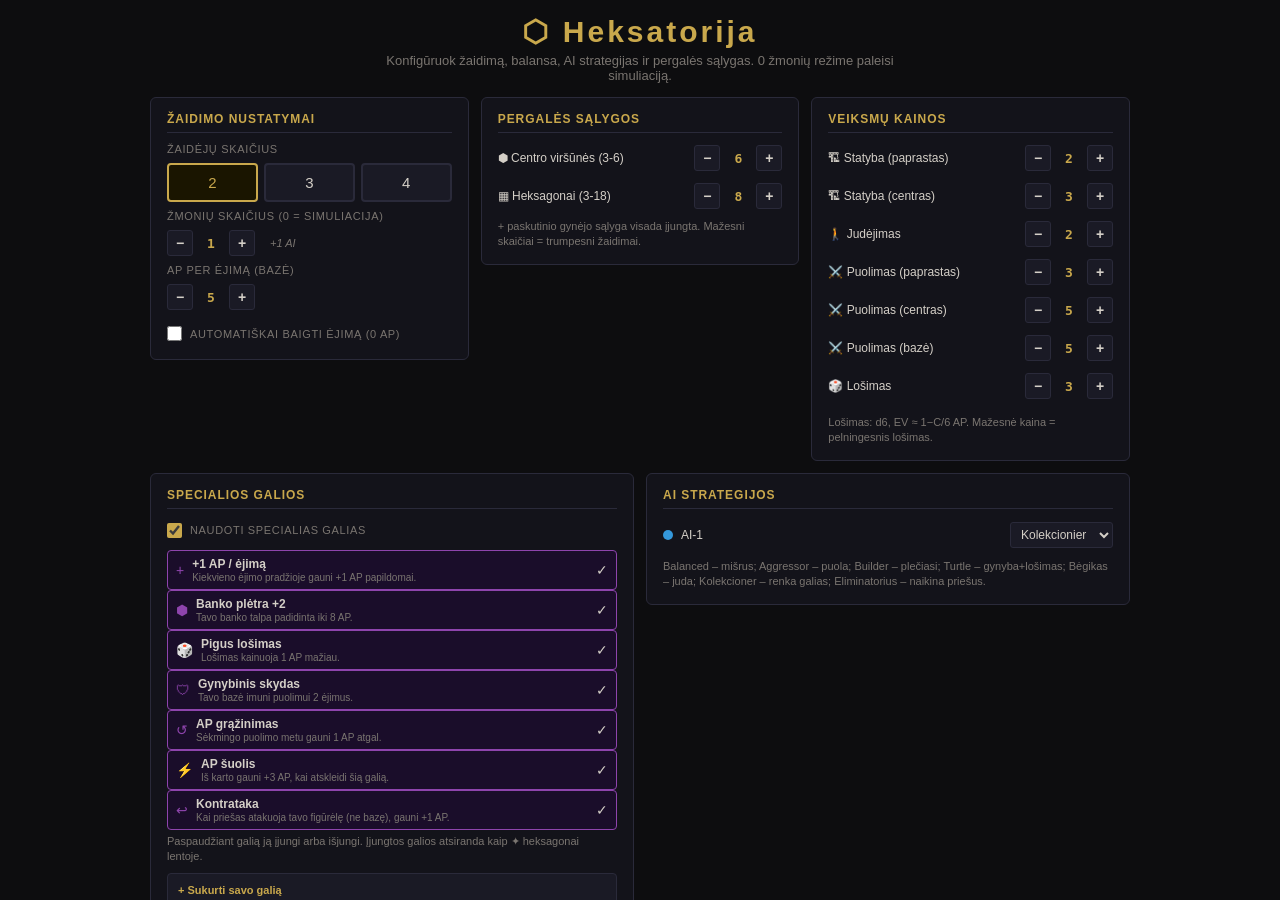
<file: index.html>
<!DOCTYPE html>
<html lang="lt">
<head>
<meta charset="UTF-8">
<meta name="viewport" content="width=device-width, initial-scale=1.0, maximum-scale=1.0, user-scalable=no">
<title>Heksatorija</title>
<style>
:root{--bg:#0d0d0f;--bg2:#13131a;--bg3:#1a1a25;--border:#2a2a3a;--gold:#c9a84c;--gold-dim:#7a6030;--text:#d4cfc7;--text-dim:#7a7570;--purple:#8e44ad;}
*{box-sizing:border-box;margin:0;padding:0;}
body{background:var(--bg);color:var(--text);font-family:'Segoe UI',sans-serif;font-size:14px;height:100vh;overflow:hidden;display:flex;flex-direction:column;-webkit-tap-highlight-color:transparent;}

#setup-screen{display:flex;flex-direction:column;align-items:center;height:100vh;padding:14px;overflow-y:auto;}
#setup-screen h1{font-size:30px;color:var(--gold);letter-spacing:.1em;margin-bottom:4px;}
#setup-screen>p{color:var(--text-dim);text-align:center;max-width:520px;margin-bottom:14px;font-size:13px;}
.setup-cols{display:flex;gap:12px;width:100%;max-width:980px;flex-wrap:wrap;align-items:flex-start;}
.setup-box{background:var(--bg2);border:1px solid var(--border);border-radius:6px;padding:14px 16px;display:flex;flex-direction:column;gap:8px;flex:1;min-width:260px;}
.setup-box h3{color:var(--gold);font-size:12px;letter-spacing:.08em;text-transform:uppercase;border-bottom:1px solid var(--border);padding-bottom:6px;margin-bottom:2px;}
.setup-box label{color:var(--text-dim);font-size:11px;letter-spacing:.06em;text-transform:uppercase;}
.pc-btn-row{display:flex;gap:6px;}
.pc-btn{flex:1;background:var(--bg3);border:2px solid var(--border);color:var(--text);font-size:15px;padding:9px;border-radius:4px;cursor:pointer;transition:all .15s;min-height:38px;}
.pc-btn.sel{border-color:var(--gold);color:var(--gold);background:#1a1500;}
.cost-row{display:flex;align-items:center;gap:8px;padding:2px 0;}
.cost-row span{flex:1;font-size:12px;}
.cost-stepper{display:flex;align-items:center;gap:5px;}
.cost-stepper button{background:var(--bg3);border:1px solid var(--border);color:var(--text);width:26px;height:26px;border-radius:3px;cursor:pointer;font-size:14px;line-height:1;font-weight:700;}
.cost-val{width:26px;text-align:center;font-family:monospace;font-size:13px;color:var(--gold);font-weight:700;}
.start-btn{background:var(--gold);color:#000;border:none;font-size:15px;font-weight:700;padding:13px 24px;border-radius:4px;cursor:pointer;letter-spacing:.05em;}
.start-btn:hover{opacity:.85;}
.start-btn.sim{background:var(--purple);color:#fff;}
.start-row{display:flex;gap:12px;width:100%;max-width:980px;margin-top:12px;flex-wrap:wrap;}
.start-row button{flex:1;min-width:200px;}
.info-line{font-size:11px;color:var(--text-dim);font-style:italic;}
.power-toggle{display:flex;align-items:center;gap:8px;padding:6px 8px;background:var(--bg3);border:1px solid var(--border);border-radius:4px;cursor:pointer;transition:all .15s;font-size:12px;}
.power-toggle:hover{border-color:var(--gold-dim);}
.power-toggle.on{border-color:var(--purple);background:#1a0d2a;}
.power-toggle .pt-icon{color:var(--purple);font-size:14px;}
.power-toggle .pt-label{flex:1;}
.power-toggle .pt-check{font-size:14px;}
.option-row{display:flex;align-items:center;gap:8px;font-size:12px;padding:4px 0;cursor:pointer;}
.option-row input[type=checkbox]{accent-color:var(--gold);width:15px;height:15px;cursor:pointer;flex-shrink:0;}
.cp-form{display:flex;flex-direction:column;gap:6px;margin-top:8px;padding:10px;background:var(--bg3);border:1px solid var(--border);border-radius:4px;}
.cp-form label{font-size:10px;color:var(--text-dim);text-transform:uppercase;letter-spacing:.06em;margin-bottom:-2px;}
.cp-form input,.cp-form select,.cp-form textarea{background:var(--bg);border:1px solid var(--border);color:var(--text);padding:5px 7px;border-radius:3px;font-size:12px;font-family:inherit;width:100%;}
.cp-form input:focus,.cp-form select:focus,.cp-form textarea:focus{outline:none;border-color:var(--gold-dim);}
.cp-form textarea{resize:none;height:44px;}
.cp-form-row{display:flex;gap:6px;}
.cp-form-row>*{flex:1;}
.cp-add-btn{background:var(--purple);border:none;color:#fff;padding:7px;border-radius:3px;cursor:pointer;font-size:12px;font-weight:700;letter-spacing:.05em;}
.cp-add-btn:hover{opacity:.85;}
.pt-del{background:none;border:none;color:#e74c3c;font-size:13px;cursor:pointer;padding:0 2px;opacity:.6;}
.pt-del:hover{opacity:1;}
.archetype-row{display:flex;align-items:center;gap:8px;padding:3px 0;}
.archetype-row .ar-dot{width:10px;height:10px;border-radius:50%;}
.archetype-row .ar-name{font-size:12px;flex:1;}
.archetype-row select{background:var(--bg3);color:var(--text);border:1px solid var(--border);padding:4px 6px;border-radius:3px;font-size:12px;}
.help{font-size:11px;color:var(--text-dim);line-height:1.4;}

#game-screen{display:none;height:100vh;flex-direction:column;}
#top-bar{background:var(--bg2);border-bottom:1px solid var(--border);padding:8px 14px;display:flex;align-items:center;gap:10px;flex-shrink:0;flex-wrap:wrap;}
#top-bar h2{color:var(--gold);font-size:15px;margin-right:auto;}
.turn-info{font-size:12px;color:var(--text-dim);}
.turn-info strong{color:var(--text);}
.win-progress{display:flex;gap:8px;font-size:11px;color:var(--text-dim);}
.win-progress .wp-item{padding:3px 8px;background:var(--bg3);border-radius:3px;}
.win-progress .wp-item strong{color:var(--gold);}
#log-toggle,#restart-btn{background:none;border:1px solid var(--border);color:var(--text-dim);padding:5px 9px;border-radius:4px;cursor:pointer;font-size:12px;}
#log-toggle{display:none;}

#main{display:flex;flex:1;overflow:hidden;min-height:0;}
#board-area{flex:1;display:flex;align-items:center;justify-content:center;position:relative;overflow:hidden;min-height:0;}
canvas{display:block;touch-action:manipulation;}

#sidebar{width:280px;background:var(--bg2);border-left:1px solid var(--border);display:flex;flex-direction:column;overflow:hidden;flex-shrink:0;}

#players-panel{padding:8px 10px;border-bottom:1px solid var(--border);max-height:30vh;overflow-y:auto;}
.player-row{display:flex;align-items:center;gap:8px;padding:6px 8px;border-radius:4px;margin-bottom:3px;border:1px solid transparent;}
.player-row.active-player{border-color:var(--gold-dim);background:#1a1500;}
.player-row.dead{opacity:.3;}
.p-dot{width:10px;height:10px;border-radius:50%;flex-shrink:0;}
.p-mid{flex:1;min-width:0;}
.p-name{font-weight:600;font-size:11px;display:flex;align-items:center;gap:4px;}
.p-arch{font-size:9px;color:var(--text-dim);font-weight:400;}
.p-ap{font-family:monospace;font-size:11px;}
.bank-bar{display:flex;gap:2px;margin-top:2px;}
.bank-pip{width:8px;height:8px;border-radius:2px;background:var(--bg3);border:1px solid var(--border);}
.bank-pip.filled{border-color:#2980b9;background:#1a3a50;}
.power-icons{display:flex;gap:3px;margin-top:2px;}
.pi{width:14px;height:14px;border-radius:50%;background:var(--purple);color:#fff;font-size:9px;display:flex;align-items:center;justify-content:center;cursor:help;}

#actions-panel{padding:9px 10px;border-bottom:1px solid var(--border);}
#actions-panel h4{color:var(--text-dim);font-size:11px;letter-spacing:.1em;text-transform:uppercase;margin-bottom:6px;display:flex;justify-content:space-between;align-items:center;}
#undo-btn{background:none;border:1px solid var(--border);color:var(--text-dim);padding:3px 8px;border-radius:3px;cursor:pointer;font-size:11px;}
#undo-btn:hover:not(:disabled){border-color:var(--gold-dim);color:var(--gold);}
#undo-btn:disabled{opacity:.3;cursor:not-allowed;}
.action-btn{width:100%;background:var(--bg3);border:1px solid var(--border);color:var(--text);padding:9px;border-radius:4px;cursor:pointer;text-align:left;font-size:13px;margin-bottom:5px;display:flex;justify-content:space-between;align-items:center;min-height:38px;}
.action-btn:hover:not(:disabled){border-color:var(--gold-dim);color:var(--gold);}
.action-btn:disabled{opacity:.3;cursor:not-allowed;}
.action-btn.selected{border-color:var(--gold);background:#1a1500;color:var(--gold);}
.ap-cost{font-size:11px;color:var(--text-dim);font-family:monospace;}
.ap-display{display:flex;gap:3px;margin-bottom:6px;flex-wrap:wrap;}
.ap-pip{width:13px;height:13px;border-radius:3px;background:var(--bg3);border:1px solid var(--border);}
.ap-pip.filled{background:var(--gold);border-color:var(--gold);}
.bank-btn{width:100%;background:none;border:1px dashed var(--border);color:var(--text-dim);padding:7px;border-radius:4px;cursor:pointer;font-size:12px;margin-bottom:5px;}
.bank-btn:hover{border-color:#2980b9;color:#3498db;}
.end-turn-btn{width:100%;background:var(--gold);color:#000;border:none;padding:10px;border-radius:4px;cursor:pointer;font-weight:700;font-size:13px;}
.end-turn-btn:hover{opacity:.85;}

#log-panel{flex:1;overflow-y:auto;padding:8px 10px;min-height:0;}
#log-panel h4{color:var(--text-dim);font-size:11px;letter-spacing:.1em;text-transform:uppercase;margin-bottom:6px;}
.log-entry{font-size:11px;padding:2px 0;border-bottom:1px solid #1a1a22;color:var(--text-dim);line-height:1.4;}
.log-entry.me{color:var(--text);}.log-entry.warn{color:#e74c3c;}.log-entry.good{color:#27ae60;}.log-entry.sys{color:var(--gold);font-weight:600;}

#status-bar{background:var(--bg3);border-top:1px solid var(--border);padding:6px 14px;font-size:12px;color:var(--text-dim);flex-shrink:0;min-height:28px;}

#win-screen,#sim-results,#power-popup,#handoff{display:none;position:fixed;inset:0;background:rgba(0,0,0,.85);z-index:1000;align-items:center;justify-content:center;flex-direction:column;gap:16px;padding:20px;}
#win-screen h2{font-size:42px;color:var(--gold);}
#win-screen p{color:var(--text);font-size:16px;text-align:center;max-width:400px;}
#win-screen button,#sim-results button{background:var(--gold);color:#000;border:none;padding:11px 24px;font-size:14px;font-weight:700;border-radius:4px;cursor:pointer;}

#sim-results{overflow-y:auto;}
#sim-results .sr-box{background:var(--bg2);border:1px solid var(--border);border-radius:8px;padding:20px 24px;max-width:560px;width:100%;max-height:90vh;overflow-y:auto;}
#sim-results h2{color:var(--purple);margin-bottom:12px;font-size:22px;}
#sim-results h3{color:var(--gold);font-size:13px;text-transform:uppercase;letter-spacing:.08em;margin:14px 0 6px;}
#sim-results .stat-row{display:flex;justify-content:space-between;padding:3px 0;font-size:12px;border-bottom:1px solid #1a1a22;}
#sim-results .stat-row strong{color:var(--gold);font-family:monospace;}
#sim-results table{width:100%;font-size:11px;border-collapse:collapse;}
#sim-results th,#sim-results td{padding:4px 6px;text-align:left;border-bottom:1px solid #1a1a22;}
#sim-results th{color:var(--gold);font-weight:600;font-size:10px;text-transform:uppercase;}
#sim-results td:not(:first-child){text-align:right;font-family:monospace;}
#sim-progress{position:fixed;top:50%;left:50%;transform:translate(-50%,-50%);background:var(--bg2);border:2px solid var(--purple);padding:24px 32px;border-radius:8px;display:none;z-index:2000;text-align:center;min-width:280px;}
#sim-progress h3{color:var(--purple);margin-bottom:12px;}
.sim-bar{width:100%;height:8px;background:var(--bg3);border-radius:4px;overflow:hidden;margin-top:10px;}
.sim-bar-fill{height:100%;background:var(--purple);transition:width .1s;}

#power-popup{}
.popup-card{background:var(--bg2);border:2px solid var(--purple);border-radius:8px;padding:22px 26px;max-width:300px;text-align:center;}
.popup-card h3{color:#9b59b6;margin-bottom:10px;}
.popup-card p{margin-bottom:14px;font-size:13px;}
.popup-card button{background:var(--purple);color:#fff;border:none;padding:9px 22px;border-radius:4px;cursor:pointer;font-size:13px;}

#handoff .h-dot{width:50px;height:50px;border-radius:50%;}
#handoff h3{font-size:22px;color:var(--text);}
#handoff p{color:var(--text-dim);font-size:14px;}
#handoff .h-tap{margin-top:10px;background:var(--gold);color:#000;border:none;padding:11px 26px;font-size:14px;font-weight:700;border-radius:4px;}

@media (max-width:768px){
  #setup-screen{padding:10px;}
  #setup-screen h1{font-size:22px;}
  .setup-cols{flex-direction:column;}
  .setup-box{min-width:auto;}
  #top-bar{padding:6px 10px;gap:6px;}
  #top-bar h2{font-size:13px;}
  .turn-info,.win-progress{font-size:10px;}
  .win-progress .wp-item{padding:2px 6px;}
  #log-toggle{display:block;}
  #main{flex-direction:column;}
  #board-area{flex:none;height:46vh;width:100%;}
  #sidebar{width:100%;border-left:none;border-top:1px solid var(--border);flex:1;}
  #players-panel{max-height:none;display:flex;flex-wrap:wrap;gap:4px;padding:6px 8px;}
  .player-row{margin-bottom:0;flex:1;min-width:130px;}
  #actions-panel h4{display:none;}
  #log-panel{display:none;}
  #log-panel.show{display:block;position:absolute;inset:0;background:var(--bg2);z-index:50;padding:12px;}
}
</style>
</head>
<body>

<div id="setup-screen">
  <h1>⬡ Heksatorija</h1>
  <p>Konfigūruok žaidimą, balansa, AI strategijas ir pergalės sąlygas. 0 žmonių režime paleisi simuliaciją.</p>
  <div class="setup-cols">

    <div class="setup-box">
      <h3>Žaidimo Nustatymai</h3>
      <label>Žaidėjų skaičius</label>
      <div class="pc-btn-row">
        <button class="pc-btn" id="tp-2" onclick="selectPC(2)">2</button>
        <button class="pc-btn" id="tp-3" onclick="selectPC(3)">3</button>
        <button class="pc-btn" id="tp-4" onclick="selectPC(4)">4</button>
      </div>
      <label>Žmonių skaičius (0 = simuliacija)</label>
      <div class="cost-stepper" style="align-self:flex-start;">
        <button onclick="adjHumans(-1)">−</button>
        <div class="cost-val" id="val-humans">1</div>
        <button onclick="adjHumans(1)">+</button>
        <span class="info-line" id="humans-info" style="margin-left:10px;"></span>
      </div>
      <label>AP per ėjimą (bazė)</label>
      <div class="cost-stepper" style="align-self:flex-start;">
        <button onclick="adj('startAP',-1)">−</button>
        <div class="cost-val" id="val-startAP">5</div>
        <button onclick="adj('startAP',1)">+</button>
      </div>
      <label class="option-row" style="margin-top:4px;"><input type="checkbox" id="auto-end-toggle" onchange="autoEndTurn=this.checked"> Automatiškai baigti ėjimą (0 AP)</label>
    </div>

    <div class="setup-box">
      <h3>Pergalės Sąlygos</h3>
      <div class="cost-row">
        <span>⬢ Centro viršūnės (3-6)</span>
        <div class="cost-stepper"><button onclick="adjWin('centerVerts',-1)">−</button><div class="cost-val" id="val-centerVerts">6</div><button onclick="adjWin('centerVerts',1)">+</button></div>
      </div>
      <div class="cost-row">
        <span>▦ Heksagonai (3-18)</span>
        <div class="cost-stepper"><button onclick="adjWin('hexCount',-1)">−</button><div class="cost-val" id="val-hexCount">8</div><button onclick="adjWin('hexCount',1)">+</button></div>
      </div>
      <div class="help">+ paskutinio gynėjo sąlyga visada įjungta. Mažesni skaičiai = trumpesni žaidimai.</div>
    </div>

    <div class="setup-box">
      <h3>Veiksmų Kainos</h3>
      <div class="cost-row"><span>🏗 Statyba (paprastas)</span><div class="cost-stepper"><button onclick="adj('buildNormal',-1)">−</button><div class="cost-val" id="val-buildNormal">2</div><button onclick="adj('buildNormal',1)">+</button></div></div>
      <div class="cost-row"><span>🏗 Statyba (centras)</span><div class="cost-stepper"><button onclick="adj('buildCenter',-1)">−</button><div class="cost-val" id="val-buildCenter">3</div><button onclick="adj('buildCenter',1)">+</button></div></div>
      <div class="cost-row"><span>🚶 Judėjimas</span><div class="cost-stepper"><button onclick="adj('move',-1)">−</button><div class="cost-val" id="val-move">2</div><button onclick="adj('move',1)">+</button></div></div>
      <div class="cost-row"><span>⚔️ Puolimas (paprastas)</span><div class="cost-stepper"><button onclick="adj('attackNormal',-1)">−</button><div class="cost-val" id="val-attackNormal">3</div><button onclick="adj('attackNormal',1)">+</button></div></div>
      <div class="cost-row"><span>⚔️ Puolimas (centras)</span><div class="cost-stepper"><button onclick="adj('attackCenter',-1)">−</button><div class="cost-val" id="val-attackCenter">5</div><button onclick="adj('attackCenter',1)">+</button></div></div>
      <div class="cost-row"><span>⚔️ Puolimas (bazė)</span><div class="cost-stepper"><button onclick="adj('attackBase',-1)">−</button><div class="cost-val" id="val-attackBase">5</div><button onclick="adj('attackBase',1)">+</button></div></div>
      <div class="cost-row"><span>🎲 Lošimas</span><div class="cost-stepper"><button onclick="adj('gamble',-1)">−</button><div class="cost-val" id="val-gamble">3</div><button onclick="adj('gamble',1)">+</button></div></div>
      <div class="help" style="margin-top:6px;">Lošimas: d6, EV ≈ 1−C/6 AP. Mažesnė kaina = pelningesnis lošimas.</div>
    </div>

    <div class="setup-box">
      <h3>Specialios Galios</h3>
      <label class="option-row"><input type="checkbox" id="powers-master-toggle" checked onchange="togglePowersEnabled(this.checked)"> Naudoti specialias galias</label>
      <div id="powers-body">
        <div id="powers-list"></div>
        <div class="help" style="margin-top:4px;">Paspaudžiant galią ją įjungi arba išjungi. Įjungtos galios atsiranda kaip ✦ heksagonai lentoje.</div>
        <div class="cp-form" id="custom-power-form">
          <b style="font-size:11px;color:var(--gold);">+ Sukurti savo galią</b>
          <div class="cp-form-row">
            <div><label>Pavadinimas</label><input id="cp-name" type="text" maxlength="18" placeholder="Mano galia"></div>
            <div><label>Ikona (1-2 rašt.)</label><input id="cp-icon" type="text" maxlength="2" placeholder="★"></div>
          </div>
          <label>Aprašymas</label>
          <textarea id="cp-desc" placeholder="Ką ši galia daro?"></textarea>
          <div class="cp-form-row">
            <div>
              <label>Efektas</label>
              <select id="cp-effect" onchange="updateCPValueVisibility()">
                <option value="ap_surge">Momentinis AP (+N iš karto)</option>
                <option value="ap_bonus">+N AP kas ėjimą</option>
                <option value="refund">AP grąžinimas puolant</option>
                <option value="counter">AP kontrataka (kai puolamas)</option>
                <option value="bank_bonus">Banko talpos +N</option>
                <option value="shield">Gynybinis skydas (N ėjimų)</option>
                <option value="cheap_gamble">Pigus lošimas (−1 lošimo kaina)</option>
              </select>
            </div>
            <div id="cp-val-wrap"><label>Reikšmė (N)</label><input id="cp-value" type="number" min="1" max="6" value="2"></div>
          </div>
          <button class="cp-add-btn" onclick="addCustomPower()">PRIDĖTI GALIĄ</button>
        </div>
      </div>
    </div>

    <div class="setup-box" id="ai-box">
      <h3>AI Strategijos</h3>
      <div id="ai-archetypes-list"></div>
      <div class="help">Balanced – mišrus; Aggressor – puola; Builder – plečiasi; Turtle – gynyba+lošimas; Bėgikas – juda; Kolekcioner – renka galias; Eliminatorius – naikina priešus.</div>
    </div>

    <div class="setup-box" id="sim-box" style="display:none;">
      <h3>Simuliacijos Režimas</h3>
      <label>Žaidimų skaičius</label>
      <div class="cost-stepper" style="align-self:flex-start;">
        <button onclick="adjSimGames(-10)">−10</button>
        <button onclick="adjSimGames(-1)">−</button>
        <div class="cost-val" id="val-simGames" style="width:40px;">25</div>
        <button onclick="adjSimGames(1)">+</button>
        <button onclick="adjSimGames(10)">+10</button>
      </div>
      <div class="help">Daugiau žaidimų = patikimesnės statistikos. ~50 yra geras vidurkis. Maks 500.</div>
    </div>
  </div>
  <div class="start-row">
    <button class="start-btn" id="btn-start-game" onclick="startGame()">PRADĖTI ŽAIDIMĄ</button>
    <button class="start-btn sim" id="btn-start-sim" onclick="startSimulation()" style="display:none;">PALEISTI SIMULIACIJĄ</button>
  </div>
</div>

<div id="game-screen">
  <div id="top-bar">
    <h2>⬡ Heksatorija</h2>
    <div class="turn-info">E:<strong id="turn-num">1</strong></div>
    <div class="turn-info"><strong id="cur-player-name">—</strong></div>
    <div class="win-progress" id="win-progress"></div>
    <button id="log-toggle" onclick="toggleLog()">📜</button>
    <button id="restart-btn" onclick="location.reload()">↺</button>
  </div>
  <div id="main">
    <div id="board-area"><canvas id="board-canvas"></canvas></div>
    <div id="sidebar">
      <div id="players-panel"></div>
      <div id="actions-panel">
        <h4><span>Veiksmai</span><button id="undo-btn" onclick="undoLastAction()" disabled>↶ Atšaukti</button></h4>
        <div class="ap-display" id="ap-display"></div>
        <button class="action-btn" id="btn-build" onclick="selectAction('build')">🏗 Statyba <span class="ap-cost" id="cost-build-label">2 AP</span></button>
        <button class="action-btn" id="btn-move" onclick="selectAction('move')">🚶 Judėjimas <span class="ap-cost" id="cost-move-label">2 AP</span></button>
        <button class="action-btn" id="btn-attack" onclick="selectAction('attack')">⚔️ Puolimas <span class="ap-cost" id="cost-attack-label">3 AP</span></button>
        <button class="action-btn" id="btn-gamble" onclick="doGamble()">🎲 Lošimas <span class="ap-cost" id="cost-gamble-label">3 AP</span></button>
        <button class="bank-btn" onclick="doBank()">⬢ Padėti į banką</button>
        <button class="end-turn-btn" onclick="endTurn()">Baigti ėjimą →</button>
      </div>
      <div id="log-panel">
        <h4>Žurnalas</h4>
        <div id="log"></div>
      </div>
    </div>
  </div>
  <div id="status-bar">Pasirink veiksmą</div>
</div>

<div id="win-screen"><h2>🏆</h2><p id="win-msg"></p><button onclick="location.reload()">Žaisti iš naujo</button></div>
<div id="power-popup"><div class="popup-card"><h3>✦ Speciali Galia!</h3><p id="power-popup-text"></p><button onclick="closePowerPopup()">Gerai!</button></div></div>
<div id="handoff" onclick="closeHandoff()"><div class="h-dot" id="handoff-dot"></div><h3 id="handoff-name">—</h3><p>Perduok įrenginį šiam žaidėjui</p><button class="h-tap">Pradėti ėjimą</button></div>
<div id="sim-progress"><h3>Simuliacija vyksta…</h3><div id="sim-progress-text">0 / 0</div><div class="sim-bar"><div class="sim-bar-fill" id="sim-bar-fill"></div></div></div>
<div id="sim-results"><div class="sr-box" id="sim-results-content"></div></div>

<script>
// ── CONFIG ───────────────────────────────────────────
const PLAYER_COLORS=['#e74c3c','#3498db','#2ecc71','#f39c12'];
const PLAYER_NAMES_AI=['Tu','AI-1','AI-2','AI-3'];
const PLAYER_NAMES_MULTI=['Žaidėjas 1','Žaidėjas 2','Žaidėjas 3','Žaidėjas 4'];
const MAX_BANK_DEFAULT=6;

const ALL_POWERS=[
  {id:0, name:'+1 AP / ėjimą',   short:'+', desc:'Kiekvieno ėjimo pradžioje gauni +1 AP papildomai.', effect:'ap_bonus'},
  {id:1, name:'Banko plėtra +2', short:'⬢', desc:'Tavo banko talpa padidinta iki 8 AP.',              effect:'bank_bonus'},
  {id:2, name:'Pigus lošimas',   short:'🎲', desc:'Lošimas kainuoja 1 AP mažiau.',                     effect:'cheap_gamble'},
  {id:3, name:'Gynybinis skydas',short:'🛡', desc:'Tavo bazė imuni puolimui 2 ėjimus.',                effect:'shield'},
  {id:4, name:'AP grąžinimas',   short:'↺', desc:'Sėkmingo puolimo metu gauni 1 AP atgal.',           effect:'refund'},
  {id:5, name:'AP šuolis',       short:'⚡', desc:'Iš karto gauni +3 AP, kai atskleidi šią galią.',    effect:'ap_surge'},
  {id:6, name:'Kontrataka',      short:'↩', desc:'Kai priešas atakuoja tavo figūrėlę (ne bazę), gauni +1 AP.',effect:'counter'},
];

// movement/powerSeeking control AI willingness to spend AP on moves/power collection
const AI_ARCHETYPES={
  balanced:   { label:'Balanced',    aggression:0.85, expansion:1.0, defense:1.0, gambleChance:0.20, centerPriority:1.0, movement:0.7,  powerSeeking:1.0 },
  aggressor:  { label:'Aggressor',   aggression:1.7,  expansion:0.9, defense:0.5, gambleChance:0.10, centerPriority:1.1, movement:0.4,  powerSeeking:0.3 },
  builder:    { label:'Builder',     aggression:0.7,  expansion:1.6, defense:1.0, gambleChance:0.15, centerPriority:1.5, movement:0.4,  powerSeeking:1.2 },
  turtle:     { label:'Turtle',      aggression:0.4,  expansion:0.7, defense:1.6, gambleChance:0.45, centerPriority:0.8, movement:0.3,  powerSeeking:1.5 },
  runner:     { label:'Bėgikas',     aggression:0.9,  expansion:0.9, defense:0.7, gambleChance:0.15, centerPriority:1.4, movement:2.8,  powerSeeking:0.8 },
  collector:  { label:'Kolekcionier',aggression:0.7,  expansion:1.3, defense:0.8, gambleChance:0.25, centerPriority:0.7, movement:1.0,  powerSeeking:3.0 },
  eliminator: { label:'Eliminatorius',aggression:2.0, expansion:0.8, defense:0.4, gambleChance:0.05, centerPriority:0.5, movement:1.8,  powerSeeking:0.2 },
};

let selectedPC=2, selectedHumans=1, selectedSimGames=25;
let enabledPowers=new Set([0,1,2,3,4,5,6]);
const aiArchetypes=['balanced','collector','eliminator','turtle'];
let powersEnabled=true;
let autoEndTurn=false;

function loadCustomPowers(){
  try{ const s=localStorage.getItem('heksatorija_custom_powers'); if(s) JSON.parse(s).forEach(p=>ALL_POWERS.push(p)); }catch(e){}
}
function saveCustomPowers(){
  try{ localStorage.setItem('heksatorija_custom_powers', JSON.stringify(ALL_POWERS.filter(p=>p.custom))); }catch(e){}
}
function togglePowersEnabled(on){
  powersEnabled=on;
  document.getElementById('powers-body').style.opacity=on?'1':'0.4';
  document.getElementById('powers-body').style.pointerEvents=on?'':'none';
}
function updateCPValueVisibility(){
  const e=document.getElementById('cp-effect').value;
  document.getElementById('cp-val-wrap').style.display=e==='cheap_gamble'?'none':'';
}
function addCustomPower(){
  const name=document.getElementById('cp-name').value.trim();
  const icon=document.getElementById('cp-icon').value.trim()||'★';
  const desc=document.getElementById('cp-desc').value.trim();
  const effect=document.getElementById('cp-effect').value;
  const value=parseInt(document.getElementById('cp-value').value)||2;
  if(!name){alert('Įveskite galios pavadinimą!');return;}
  if(!desc){alert('Įveskite aprašymą!');return;}
  const id=Date.now()%1000000+100;
  const pw={id, name, short:icon, desc, effect, custom:true, ...(effect!=='cheap_gamble'&&{value})};
  ALL_POWERS.push(pw);
  enabledPowers.add(id);
  saveCustomPowers();
  document.getElementById('cp-name').value='';
  document.getElementById('cp-icon').value='';
  document.getElementById('cp-desc').value='';
  renderPowers();
}
function deleteCustomPower(id,e){
  e.stopPropagation();
  ALL_POWERS.splice(ALL_POWERS.findIndex(p=>p.id===id),1);
  enabledPowers.delete(id);
  saveCustomPowers();
  renderPowers();
}
function maybeAutoEndTurn(p){
  const cb=document.getElementById('auto-end-toggle');
  if(cb && cb.checked && p.isHuman && p.ap===0 && !G.gameOver && !G.pendingPower && !G.pendingHandoff)
    setTimeout(endTurn,300);
}
const costs={buildNormal:2, buildCenter:3, move:2, attackNormal:3, attackCenter:5, attackBase:5, gamble:3, startAP:5};
const costMin={buildNormal:1, buildCenter:1, move:1, attackNormal:1, attackCenter:1, attackBase:1, gamble:1, startAP:2};
const costMax={buildNormal:9, buildCenter:9, move:9, attackNormal:9, attackCenter:9, attackBase:12, gamble:9, startAP:12};
const winConfig={centerVerts:6, hexCount:8};
const winMin={centerVerts:3, hexCount:3};
const winMax={centerVerts:6, hexCount:18};

function adj(key,d){ costs[key]=Math.min(costMax[key],Math.max(costMin[key],costs[key]+d)); document.getElementById('val-'+key).textContent=costs[key]; }
function adjWin(key,d){ winConfig[key]=Math.min(winMax[key],Math.max(winMin[key],winConfig[key]+d)); document.getElementById('val-'+key).textContent=winConfig[key]; }

function selectPC(n){
  selectedPC=n;
  ['tp-2','tp-3','tp-4'].forEach(id=>document.getElementById(id).classList.remove('sel'));
  document.getElementById('tp-'+n).classList.add('sel');
  if(selectedHumans>n) selectedHumans=n;
  updateHumansUI(); renderArchetypes();
}
function adjHumans(d){ selectedHumans=Math.min(selectedPC,Math.max(0,selectedHumans+d)); updateHumansUI(); renderArchetypes(); }
function updateHumansUI(){
  document.getElementById('val-humans').textContent=selectedHumans;
  const ai=selectedPC-selectedHumans;
  const isSim=selectedHumans===0;
  document.getElementById('humans-info').textContent = isSim ? '⚙ Simuliacijos režimas' : (ai===0?'visi žmonės':`+${ai} AI`);
  document.getElementById('btn-start-game').style.display = isSim ? 'none' : 'block';
  document.getElementById('btn-start-sim').style.display  = isSim ? 'block' : 'none';
  document.getElementById('sim-box').style.display = isSim ? 'flex' : 'none';
}
function renderPowers(){
  const c=document.getElementById('powers-list'); c.innerHTML='';
  ALL_POWERS.forEach(pw=>{
    const el=document.createElement('div');
    el.className='power-toggle'+(enabledPowers.has(pw.id)?' on':'');
    const delBtn=pw.custom?`<button class="pt-del" title="Ištrinti" onclick="deleteCustomPower(${pw.id},event)">🗑</button>`:'';
    el.innerHTML=`<span class="pt-icon">${pw.short}</span><span class="pt-label"><b>${pw.name}</b>${pw.custom?` <span style="font-size:9px;color:var(--purple);">[sava]</span>`:''}${pw.value!==undefined?` <span style="font-size:9px;color:var(--text-dim);">(N=${pw.value})</span>`:''}<div style="font-size:10px;color:var(--text-dim);margin-top:1px;">${pw.desc}</div></span><span class="pt-check">${enabledPowers.has(pw.id)?'✓':'·'}</span>${delBtn}`;
    el.onclick=(e)=>{ if(e.target.closest('.pt-del')) return; if(enabledPowers.has(pw.id)) enabledPowers.delete(pw.id); else enabledPowers.add(pw.id); renderPowers(); };
    c.appendChild(el);
  });
}
function renderArchetypes(){
  const c=document.getElementById('ai-archetypes-list'); c.innerHTML='';
  const aiSlots=[];
  for(let i=0;i<selectedPC;i++) if(i>=selectedHumans) aiSlots.push(i);
  if(aiSlots.length===0){ c.innerHTML='<div class="info-line">Nėra AI žaidėjų.</div>'; return; }
  aiSlots.forEach(i=>{
    const row=document.createElement('div');
    row.className='archetype-row';
    row.innerHTML=`<div class="ar-dot" style="background:${PLAYER_COLORS[i]}"></div><div class="ar-name">${(selectedHumans===0?'Žaidėjas ':'AI-')}${selectedHumans===0?(i+1):i}</div>`;
    const sel=document.createElement('select');
    Object.keys(AI_ARCHETYPES).forEach(k=>{
      const o=document.createElement('option'); o.value=k; o.textContent=AI_ARCHETYPES[k].label;
      if(aiArchetypes[i]===k) o.selected=true;
      sel.appendChild(o);
    });
    sel.onchange=()=>{ aiArchetypes[i]=sel.value; };
    row.appendChild(sel);
    c.appendChild(row);
  });
}
function adjSimGames(d){ selectedSimGames=Math.min(500,Math.max(1,selectedSimGames+d)); document.getElementById('val-simGames').textContent=selectedSimGames; }
loadCustomPowers(); updateCPValueVisibility(); selectPC(2); renderPowers(); renderArchetypes(); updateHumansUI();

// ── HEX MATH ─────────────────────────────────────────
function hexCorners(cx,cy,r){ const pts=[]; for(let i=0;i<6;i++){const a=Math.PI/3*i+Math.PI/6;pts.push({x:cx+r*Math.cos(a),y:cy+r*Math.sin(a)});} return pts; }
function axialToPixel(q,r,size,ox,oy){ return {x:ox+size*Math.sqrt(3)*(q+r/2), y:oy+size*1.5*r}; }
function buildGrid(size,ox,oy){
  const ax=[[0,0],[1,0],[0,1],[-1,1],[-1,0],[0,-1],[1,-1],[2,0],[1,1],[0,2],[-1,2],[-2,2],[-2,1],[-2,0],[-1,-1],[0,-2],[1,-2],[2,-2],[2,-1]];
  return ax.map(([q,r],i)=>{ const c=axialToPixel(q,r,size,ox,oy); const ring=i===0?0:i<=6?1:2;
    return {id:i,q,r,cx:c.x,cy:c.y,ring,vertices:hexCorners(c.x,c.y,size),hasPower:false,powerRevealed:false,powerData:null}; });
}
function vKey(x,y){return `${Math.round(x*10)},${Math.round(y*10)}`;}
function buildVertices(hexes){
  const m=new Map();
  hexes.forEach(h=>h.vertices.forEach(v=>{
    const k=vKey(v.x,v.y);
    if(!m.has(k)) m.set(k,{key:k,x:v.x,y:v.y,owner:-1,isBase:false,active:false,disconnected:false,componentSize:0,connectedToBase:false,hexIds:[]});
    const vd=m.get(k); if(!vd.hexIds.includes(h.id)) vd.hexIds.push(h.id);
  }));
  return [...m.values()];
}
function buildAdjacencyMap(hexes,vertices){
  const a=new Map(); vertices.forEach(v=>a.set(v.key,new Set()));
  hexes.forEach(h=>{ const c=h.vertices.map(v=>vKey(v.x,v.y));
    for(let i=0;i<6;i++){ const x=c[i],y=c[(i+1)%6]; a.get(x).add(y); a.get(y).add(x); } });
  return a;
}

function hexToRgb(h){return {r:parseInt(h.slice(1,3),16),g:parseInt(h.slice(3,5),16),b:parseInt(h.slice(5,7),16)};}
function desaturate(hex,sat){const c=hexToRgb(hex);const g=0.3*c.r+0.59*c.g+0.11*c.b;return `rgb(${Math.round(c.r+(g-c.r)*sat)},${Math.round(c.g+(g-c.g)*sat)},${Math.round(c.b+(g-c.b)*sat)})`;}
function colorAlpha(hex,a){const c=hexToRgb(hex);return `rgba(${c.r},${c.g},${c.b},${a})`;}

// ── GAME STATE ───────────────────────────────────────
let G=null, HEX_R=38;

function computeHexR(w,h){const fW=w/(5*Math.sqrt(3)+0.5), fH=h/8.5; return Math.max(18,Math.min(50,Math.min(fW,fH)*0.95));}

function initGameState(opts){
  const ox=300, oy=300;
  const r=opts.isSim ? 30 : HEX_R;
  const hexes=buildGrid(r,ox,oy), vertices=buildVertices(hexes), adjMap=buildAdjacencyMap(hexes,vertices);
  const vByKey=new Map(vertices.map(v=>[v.key,v]));

  const ring2=hexes.filter(h=>h.ring===2);
  const step=Math.floor(ring2.length/opts.pc);
  const players=[];
  for(let p=0;p<opts.pc;p++){
    const h=ring2[(p*step)%ring2.length];
    const hverts=h.vertices.map(v=>vByKey.get(vKey(v.x,v.y)));
    let bv=hverts[0]; hverts.forEach(v=>{ if(Math.hypot(v.x-ox,v.y-oy)>Math.hypot(bv.x-ox,bv.y-oy)) bv=v; });
    bv.owner=p; bv.isBase=true;
    // BUG FIX: bases must be marked active immediately so AI/builds work from turn 1
    bv.active=true; bv.componentSize=1; bv.connectedToBase=true; bv.disconnected=false;
    players.push({
      id:p, name:opts.names[p], color:PLAYER_COLORS[p],
      isHuman: p<opts.humans,
      archetype: opts.archetypes[p]||'balanced',
      ap:costs.startAP, bank:0, maxBank:MAX_BANK_DEFAULT,
      alive:true, baseKey:bv.key, powers:[], shieldTurns:0,
      staleTurns:0, lastVertCount:1,
      threatTarget:-1, threatType:null, threatLevel:0,
      stats:{ build:0, move:0, attackNormal:0, attackBase:0, gamble:0, bank:0, gambleNet:0 }
    });
  }

  const enabledList=ALL_POWERS.filter(pw=>opts.powerIds.has(pw.id));
  if(enabledList.length>0){
    const baseHexIds=new Set(); players.forEach(p=>{ const bv=vByKey.get(p.baseKey); bv.hexIds.forEach(hid=>baseHexIds.add(hid)); });
    const candidates=ring2.filter(h=>!baseHexIds.has(h.id));
    const shuffled=[...candidates].sort(()=>Math.random()-0.5);
    const numPlace=Math.min(enabledList.length, shuffled.length);
    for(let i=0;i<numPlace;i++){ shuffled[i].hasPower=true; shuffled[i].powerData=enabledList[i%enabledList.length]; }
  }

  return { hexes, vertices, adjMap, vByKey, players,
           currentPlayer:0, turnNum:1,
           selectedAction:null, moveSource:null,
           pendingPower:null, pendingHandoff:false,
           gameOver:false, winner:null, winCondition:null,
           ox, oy, isSim:!!opts.isSim,
           undoSnapshot:null };
}

function startGame(){
  document.getElementById('setup-screen').style.display='none';
  document.getElementById('game-screen').style.display='flex';
  document.getElementById('cost-build-label').textContent=costs.buildNormal+' AP';
  document.getElementById('cost-move-label').textContent=costs.move+' AP';
  document.getElementById('cost-attack-label').textContent=costs.attackNormal+' AP';
  document.getElementById('cost-gamble-label').textContent=costs.gamble+' AP';

  const useMulti=selectedHumans>1;
  const names=useMulti?PLAYER_NAMES_MULTI:PLAYER_NAMES_AI;

  buildBoardForRealGame(names);
  log('Žaidimas pradėtas!','sys');
  updateConnectivity(); renderAll(); updateUI();
  const first=G.players[0];
  if(first.isHuman){
    if(useMulti) showHandoff(first);
    else { setStatus('Pasirink veiksmą'); log(`--- Tavo ėjimas (${first.ap} AP) ---`,'sys'); }
  } else {
    log(`${first.name} galvoja...`,'');
    setTimeout(()=>aiTurn(first),600);
  }
}

function buildBoardForRealGame(names){
  const canvas=document.getElementById('board-canvas');
  const area=document.getElementById('board-area');
  const w=area.clientWidth, h=area.clientHeight;
  canvas.width=w; canvas.height=h;
  HEX_R=computeHexR(w,h);
  G=initGameState({pc:selectedPC, humans:selectedHumans, names, powerIds:powersEnabled?enabledPowers:new Set(), archetypes:aiArchetypes, isSim:false});
  rebuildGeometry(w,h);

  if(!canvas._wired){
    canvas.addEventListener('click',onCanvasClick);
    canvas.addEventListener('mousemove',onCanvasHover);
    canvas.addEventListener('touchmove',e=>e.preventDefault(),{passive:false});
    document.addEventListener('keydown',e=>{ if(e.key==='Escape') cancelAction(); else if((e.key==='z'||e.key==='Z')&&(e.ctrlKey||e.metaKey)){e.preventDefault();undoLastAction();} });
    canvas._wired=true;
  }
  document.getElementById('cur-player-name').textContent=G.players[0].name;
  document.getElementById('cur-player-name').style.color=G.players[0].color;
}

function rebuildGeometry(w,h){
  HEX_R=computeHexR(w,h);
  const ox=w/2, oy=h/2;
  const ownerSnapshot=G.hexes.map(h=>({hasPower:h.hasPower,powerRevealed:h.powerRevealed,powerData:h.powerData,
    cornerOwners:h.vertices.map(v=>{ const vd=G.vByKey.get(vKey(v.x,v.y)); return vd?{owner:vd.owner,isBase:vd.isBase}:{owner:-1,isBase:false}; })}));
  const hexes=buildGrid(HEX_R,ox,oy), vertices=buildVertices(hexes), adjMap=buildAdjacencyMap(hexes,vertices);
  const vByKey=new Map(vertices.map(v=>[v.key,v]));
  hexes.forEach((h,hi)=>{ const s=ownerSnapshot[hi]; h.hasPower=s.hasPower; h.powerRevealed=s.powerRevealed; h.powerData=s.powerData;
    h.vertices.forEach((v,ci)=>{ const vd=vByKey.get(vKey(v.x,v.y)); const cs=s.cornerOwners[ci]; if(vd&&cs.owner!==-1){ vd.owner=cs.owner; vd.isBase=cs.isBase; } });
  });
  G.players.forEach(p=>{ if(!p.alive) return; const bv=vertices.find(v=>v.isBase&&v.owner===p.id); if(bv) p.baseKey=bv.key; });
  G.hexes=hexes; G.vertices=vertices; G.adjMap=adjMap; G.vByKey=vByKey; G.ox=ox; G.oy=oy;
  if(G.moveSource) G.moveSource=vByKey.get(G.moveSource.key)||null;
  updateConnectivity();
}

window.addEventListener('resize',()=>{
  if(!G||G.gameOver||G.isSim) return;
  const canvas=document.getElementById('board-canvas'), area=document.getElementById('board-area');
  const w=area.clientWidth, h=area.clientHeight;
  if(canvas.width===w&&canvas.height===h) return;
  canvas.width=w; canvas.height=h; rebuildGeometry(w,h); computeHighlights(); renderAll();
});

// ── CONNECTIVITY ─────────────────────────────────────
function updateConnectivity(){
  G.players.forEach(p=>{
    if(!p.alive) return;
    const visited=new Set();
    const myVerts=G.vertices.filter(v=>v.owner===p.id);
    myVerts.forEach(start=>{
      if(visited.has(start.key)) return;
      const comp=[start]; visited.add(start.key);
      const q=[start];
      while(q.length){
        const cur=q.shift();
        (G.adjMap.get(cur.key)||new Set()).forEach(nb=>{
          if(!visited.has(nb)){
            const nbV=G.vByKey.get(nb);
            if(nbV&&nbV.owner===p.id){ visited.add(nb); comp.push(nbV); q.push(nbV); }
          }
        });
      }
      const size=comp.length, hasBase=comp.some(v=>v.isBase);
      comp.forEach(v=>{ v.componentSize=size; v.connectedToBase=hasBase; v.active=v.isBase||size>=2; v.disconnected=!v.active; });
    });
  });
}

// ── REACHABILITY ─────────────────────────────────────
function canBuildAt(v,pid){
  if(v.owner!==-1) return false;
  return [...(G.adjMap.get(v.key)||[])].some(k=>{ const u=G.vByKey.get(k); return u&&u.owner===pid&&u.active; });
}
function moveReach(source,pid){
  const visited=new Set([source.key]); let frontier=[source.key];
  for(let s=0;s<2;s++){ const next=[]; frontier.forEach(k=>{
    (G.adjMap.get(k)||new Set()).forEach(nb=>{ if(!visited.has(nb)){ const nbV=G.vByKey.get(nb); if(nbV&&(nbV.owner===-1||nbV.owner===pid)){ visited.add(nb); next.push(nb); } }}); });
    frontier=next; }
  visited.delete(source.key);
  return [...visited].map(k=>G.vByKey.get(k)).filter(v=>v&&v.owner===-1);
}
function buildCost(v){return v.hexIds.includes(0)?costs.buildCenter:costs.buildNormal;}
function attackCost(v){if(v.isBase) return costs.attackBase; if(v.hexIds.includes(0)) return costs.attackCenter; return costs.attackNormal;}
function hasPower(p,e){return p.powers.some(pw=>pw.effect===e);}

// ── UNDO ─────────────────────────────────────────────
function snapshotForUndo(){
  if(G.isSim) return;
  G.undoSnapshot={
    cp:G.currentPlayer, turnNum:G.turnNum,
    players:G.players.map(p=>({ap:p.ap,bank:p.bank,alive:p.alive,maxBank:p.maxBank,shieldTurns:p.shieldTurns,baseKey:p.baseKey,powers:[...p.powers],stats:{...p.stats}})),
    vertices:G.vertices.map(v=>({key:v.key,owner:v.owner,isBase:v.isBase})),
    hexes:G.hexes.map(h=>({id:h.id,powerRevealed:h.powerRevealed})),
  };
}
function undoLastAction(){
  if(!G||!G.undoSnapshot||G.gameOver||G.pendingHandoff) return;
  const s=G.undoSnapshot;
  s.players.forEach((sp,i)=>{ Object.assign(G.players[i],sp); G.players[i].powers=[...sp.powers]; G.players[i].stats={...sp.stats}; });
  s.vertices.forEach(sv=>{ const v=G.vByKey.get(sv.key); if(v){ v.owner=sv.owner; v.isBase=sv.isBase; } });
  s.hexes.forEach(sh=>{ const h=G.hexes[sh.id]; if(h) h.powerRevealed=sh.powerRevealed; });
  G.currentPlayer=s.cp; G.turnNum=s.turnNum;
  G.undoSnapshot=null;
  G.selectedAction=null; G.moveSource=null; G.pendingPower=null;
  document.getElementById('power-popup').style.display='none';
  document.querySelectorAll('.action-btn').forEach(b=>b.classList.remove('selected'));
  updateConnectivity(); computeHighlights(); renderAll(); updateUI();
  log('↶ Veiksmas atšauktas','sys');
}

// ── PURE ACTIONS ─────────────────────────────────────
function applyBuild(v,p){
  v.owner=p.id;
  p.ap-=buildCost(v);
  p.stats.build++;
  checkPowerRevealOn(v,p);
  updateConnectivity();
}
function applyMove(from,to,p){
  from.owner=-1; to.owner=p.id;
  p.ap-=costs.move;
  p.stats.move++;
  checkPowerRevealOn(to,p);
  updateConnectivity();
}
function applyAttack(v,p){
  const c=attackCost(v); p.ap-=c;
  const target=G.players[v.owner];
  if(v.isBase){
    target.alive=false;
    G.vertices.filter(u=>u.owner===target.id).forEach(u=>{u.owner=-1;u.isBase=false;});
    v.owner=p.id; v.isBase=false;
    p.stats.attackBase++;
  } else {
    v.owner=p.id; p.stats.attackNormal++;
  }
  if(hasPower(p,'refund')){ const rp=p.powers.find(pw=>pw.effect==='refund'); p.ap=Math.min(p.ap+(rp?.value||1),12); }
  if(!v.isBase && hasPower(target,'counter') && target.alive){ const cp=target.powers.find(pw=>pw.effect==='counter'); target.ap=Math.min(target.ap+(cp?.value||1),12); }
  checkPowerRevealOn(v,p);
  updateConnectivity();
  return target;
}
function applyGamble(p){
  const c=hasPower(p,'cheap_gamble')?Math.max(1,costs.gamble-1):costs.gamble;
  p.ap-=c; p.stats.gamble++;
  const roll=Math.floor(Math.random()*6)+1;
  let payout;
  if(roll===1) payout=0;
  else if(roll===2) payout=1;
  else if(roll===3||roll===4) payout=c+1;
  else if(roll===5) payout=c+2;
  else payout=2*c+1;
  p.ap=Math.max(0,p.ap+payout);
  const net=payout-c;
  p.stats.gambleNet+=net;
  return {roll, payout, net, cost:c};
}
function applyBank(p,amount){
  amount=Math.min(amount, p.maxBank-p.bank, p.ap);
  p.bank+=amount; p.ap-=amount; p.stats.bank+=amount;
  return amount;
}
function checkPowerRevealOn(v,p){
  v.hexIds.forEach(hid=>{
    const h=G.hexes[hid];
    if(!h.hasPower||h.powerRevealed) return;
    const verts=h.vertices.map(v=>G.vByKey.get(vKey(v.x,v.y)));
    if(verts.every(u=>u&&u.owner===p.id)){
      h.powerRevealed=true; const pw=h.powerData; p.powers.push(pw);
      if(pw.effect==='bank_bonus') p.maxBank=Math.min(p.maxBank+(pw.value||2),12);
      if(pw.effect==='shield')     p.shieldTurns=pw.value||2;
      if(pw.effect==='ap_surge')   p.ap=Math.min(p.ap+(pw.value||3),12);
      if(!G.isSim){
        if(p.isHuman){ G.pendingPower={name:pw.name,desc:pw.desc}; showPowerPopup(pw); }
        log(`${p.name} gavo galią: ${pw.name}!`,'good');
      }
    }
  });
}

// ── HUMAN HANDLERS ───────────────────────────────────
function selectAction(action){
  if(G.gameOver||!G.players[G.currentPlayer].isHuman||G.pendingHandoff) return;
  const p=G.players[G.currentPlayer];
  const minCost={build:costs.buildNormal,move:costs.move,attack:costs.attackNormal};
  if(p.ap<minCost[action]){setStatus('Nepakanka AP!');return;}
  if(G.selectedAction===action){ cancelAction(); return; }
  G.selectedAction=action; G.moveSource=null;
  document.querySelectorAll('.action-btn').forEach(b=>b.classList.remove('selected'));
  document.getElementById('btn-'+action).classList.add('selected');
  const hints={build:'Pasirink vietą statybai (klik dar kartą = atšaukti)',move:'Pasirink figūrėlę judėjimui',attack:'Pasirink priešo figūrėlę puolimui'};
  setStatus(hints[action]);
  computeHighlights(); renderAll();
}
function cancelAction(){
  G.selectedAction=null; G.moveSource=null;
  document.querySelectorAll('.action-btn').forEach(b=>b.classList.remove('selected'));
  computeHighlights(); renderAll(); setStatus('Pasirink veiksmą');
}
function doBuildAt(v){
  const p=G.players[G.currentPlayer];
  if(!canBuildAt(v,p.id)){setStatus('Negalima statyti čia! Reikia aktyvios figūrėlės šalia.');return;}
  const c=buildCost(v); if(p.ap<c){setStatus(`Reikia ${c} AP!`);return;}
  snapshotForUndo();
  applyBuild(v,p);
  log(`${p.name}: pastatė (${c} AP)`,p.isHuman?'me':'');
  G.selectedAction=null; document.querySelectorAll('.action-btn').forEach(b=>b.classList.remove('selected'));
  checkWin(); computeHighlights(); renderAll(); updateUI(); maybeAutoEndTurn(p);
}
function doMoveAt(v){
  const p=G.players[G.currentPlayer];
  if(!G.moveSource){
    if(v.owner!==p.id||v.isBase){setStatus('Pasirink savo figūrėlę (ne bazę)!');return;}
    G.moveSource=v; setStatus('Pasirink kur judėti'); computeHighlights(); renderAll(); return;
  }
  const reach=moveReach(G.moveSource,p.id);
  if(!reach.some(u=>u.key===v.key)){setStatus('Negalima judėti ten!');return;}
  if(p.ap<costs.move){setStatus('Nepakanka AP!');return;}
  snapshotForUndo();
  applyMove(G.moveSource,v,p);
  log(`${p.name}: pajudino (${costs.move} AP)`,p.isHuman?'me':'');
  G.moveSource=null; G.selectedAction=null;
  document.querySelectorAll('.action-btn').forEach(b=>b.classList.remove('selected'));
  checkWin(); computeHighlights(); renderAll(); updateUI(); maybeAutoEndTurn(p);
}
function doAttackAt(v){
  const p=G.players[G.currentPlayer];
  if(v.owner===-1||v.owner===p.id){setStatus('Pasirink priešo figūrėlę!');return;}
  const target=G.players[v.owner];
  if(v.isBase&&target.shieldTurns>0){setStatus('Priešo bazė apsaugota skydu!');return;}
  const myKeys=new Set(G.vertices.filter(u=>u.owner===p.id).map(u=>u.key));
  if(![...(G.adjMap.get(v.key)||[])].some(k=>myKeys.has(k))){setStatus('Per toli!');return;}
  const c=attackCost(v); if(p.ap<c){setStatus(`Reikia ${c} AP!`);return;}
  snapshotForUndo();
  const wasBase=v.isBase;
  applyAttack(v,p);
  if(wasBase) log(`${target.name} bazė sunaikinta!`,'warn');
  log(`${p.name}: puolė (${c} AP)`,p.isHuman?'me':'');
  G.selectedAction=null; document.querySelectorAll('.action-btn').forEach(b=>b.classList.remove('selected'));
  checkWin(); computeHighlights(); renderAll(); updateUI(); maybeAutoEndTurn(p);
}
function doGamble(){
  const p=G.players[G.currentPlayer];
  if(!p.isHuman||G.pendingHandoff) return;
  const c=hasPower(p,'cheap_gamble')?Math.max(1,costs.gamble-1):costs.gamble;
  if(p.ap<c){setStatus('Nepakanka AP!');return;}
  snapshotForUndo();
  const r=applyGamble(p);
  const tag = r.net>0?'good':(r.net<0?'warn':'me');
  log(`🎲 ${p.name}: d6=${r.roll}, gauta ${r.payout}, neto ${r.net>=0?'+':''}${r.net} AP`,tag);
  G.selectedAction=null; document.querySelectorAll('.action-btn').forEach(b=>b.classList.remove('selected'));
  computeHighlights(); renderAll(); updateUI(); maybeAutoEndTurn(p);
}
function doBank(){
  const p=G.players[G.currentPlayer];
  if(!p.isHuman||G.pendingHandoff) return;
  if(p.bank>=p.maxBank){setStatus('Bankas pilnas!');return;}
  if(p.ap===0){setStatus('Nėra AP!');return;}
  snapshotForUndo();
  const put=applyBank(p,p.ap);
  log(`⬢ ${p.name}: +${put} AP banke (${p.bank}/${p.maxBank})`,'me');
  renderAll(); updateUI();
}

// ── RENDERING ────────────────────────────────────────
let hoverV=null, highlightKeys=new Set();
function renderAll(){
  if(!G||G.isSim) return;
  const ctx=document.getElementById('board-canvas').getContext('2d');
  ctx.clearRect(0,0,ctx.canvas.width,ctx.canvas.height);
  G.hexes.forEach(h=>drawHex(ctx,h));
  G.vertices.forEach(v=>drawVertex(ctx,v));
  highlightKeys.forEach(k=>{ const v=G.vByKey.get(k); if(!v) return;
    ctx.beginPath(); ctx.arc(v.x,v.y,Math.max(11,HEX_R*0.3),0,Math.PI*2);
    ctx.strokeStyle='rgba(201,168,76,0.7)'; ctx.lineWidth=2.5; ctx.stroke(); });
  if(G.moveSource){ const v=G.moveSource;
    ctx.beginPath(); ctx.arc(v.x,v.y,Math.max(11,HEX_R*0.3),0,Math.PI*2);
    ctx.strokeStyle='#2ecc71'; ctx.lineWidth=2.5; ctx.stroke(); }
  if(hoverV){ ctx.beginPath(); ctx.arc(hoverV.x,hoverV.y,Math.max(8,HEX_R*0.22),0,Math.PI*2);
    ctx.fillStyle='rgba(255,255,255,0.12)'; ctx.fill(); }
}
function computeHighlights(){
  highlightKeys.clear();
  if(!G||!G.selectedAction||!G.players[G.currentPlayer].isHuman) return;
  const p=G.players[G.currentPlayer];
  if(G.selectedAction==='build') G.vertices.forEach(v=>{ if(canBuildAt(v,p.id)) highlightKeys.add(v.key); });
  else if(G.selectedAction==='move'){
    if(!G.moveSource) G.vertices.forEach(v=>{ if(v.owner===p.id&&!v.isBase) highlightKeys.add(v.key); });
    else moveReach(G.moveSource,p.id).forEach(v=>highlightKeys.add(v.key));
  } else if(G.selectedAction==='attack'){
    const myKeys=new Set(G.vertices.filter(u=>u.owner===p.id).map(u=>u.key));
    G.vertices.forEach(v=>{ if(v.owner===-1||v.owner===p.id) return;
      if([...(G.adjMap.get(v.key)||[])].some(k=>myKeys.has(k))) highlightKeys.add(v.key); });
  }
}
function drawHex(ctx,h){
  const pts=h.vertices;
  ctx.beginPath(); ctx.moveTo(pts[0].x,pts[0].y);
  for(let i=1;i<6;i++) ctx.lineTo(pts[i].x,pts[i].y);
  ctx.closePath();
  const verts=h.vertices.map(v=>G.vByKey.get(vKey(v.x,v.y)));
  const owners=verts.map(v=>v?v.owner:-1);
  const allSame=owners[0]!==-1&&owners.every(o=>o===owners[0]);
  let fill='#13131a';
  if(h.ring===0) fill='#1a1500';
  else if(h.hasPower&&!h.powerRevealed) fill='#1a0d2a';
  if(allSame) fill=colorAlpha(PLAYER_COLORS[owners[0]],.22);
  ctx.fillStyle=fill; ctx.fill();
  let stroke='#2a2a3a',sw=1;
  if(h.ring===0){stroke='#c9a84c';sw=2;}
  else if(h.hasPower&&!h.powerRevealed){stroke='#8e44ad';sw=1.5;}
  ctx.strokeStyle=stroke; ctx.lineWidth=sw; ctx.stroke();
  if(h.hasPower&&!h.powerRevealed){
    ctx.font=`${Math.round(HEX_R*0.34)}px serif`; ctx.textAlign='center'; ctx.textBaseline='middle';
    ctx.fillStyle='rgba(142,68,173,.65)'; ctx.fillText('✦',h.cx,h.cy);
  }
  if(h.hasPower&&h.powerRevealed){
    ctx.font=`${Math.round(HEX_R*0.28)}px monospace`; ctx.textAlign='center'; ctx.textBaseline='middle';
    ctx.fillStyle='rgba(201,168,76,.4)'; ctx.fillText('★',h.cx,h.cy);
  }
}
function drawVertex(ctx,v){
  const baseR=Math.max(3,HEX_R*0.08);
  if(v.owner===-1){ ctx.beginPath(); ctx.arc(v.x,v.y,baseR,0,Math.PI*2); ctx.fillStyle='#2a2a3a'; ctx.fill(); return; }
  const p=G.players[v.owner];
  const r=v.isBase?Math.max(8,HEX_R*0.21):Math.max(5,HEX_R*0.14);
  ctx.beginPath(); ctx.arc(v.x,v.y,r,0,Math.PI*2);
  ctx.fillStyle=v.disconnected?desaturate(p.color,0.65):p.color;
  ctx.fill();
  if(v.isBase){
    ctx.strokeStyle='#fff'; ctx.lineWidth=2; ctx.stroke();
    ctx.fillStyle='#fff'; ctx.font=`bold ${Math.round(HEX_R*0.18)}px monospace`;
    ctx.textAlign='center'; ctx.textBaseline='middle'; ctx.fillText('B',v.x,v.y);
  }
  if(v.disconnected){
    ctx.strokeStyle='rgba(0,0,0,0.45)'; ctx.lineWidth=1.5;
    const s=r*0.5;
    ctx.beginPath(); ctx.moveTo(v.x-s,v.y-s); ctx.lineTo(v.x+s,v.y+s); ctx.moveTo(v.x+s,v.y-s); ctx.lineTo(v.x-s,v.y+s); ctx.stroke();
  }
}

// ── INPUT ────────────────────────────────────────────
function nearestVertex(mx,my){
  let best=null,bd=999;
  G.vertices.forEach(v=>{ const d=Math.hypot(v.x-mx,v.y-my); if(d<bd){bd=d;best=v;} });
  const tol=Math.max(20,HEX_R*0.55);
  return bd<tol?best:null;
}
function onCanvasHover(e){
  if(!G||G.gameOver||G.isSim) return;
  const rect=e.target.getBoundingClientRect();
  hoverV=nearestVertex(e.clientX-rect.left,e.clientY-rect.top);
  if(hoverV && G.selectedAction && G.players[G.currentPlayer].isHuman){
    const p=G.players[G.currentPlayer];
    const a=G.selectedAction;
    if(a==='build' && canBuildAt(hoverV,p.id)){
      setStatus(`Statyba čia: ${buildCost(hoverV)} AP`);
    } else if(a==='attack' && hoverV.owner!==-1 && hoverV.owner!==p.id){
      const c=attackCost(hoverV);
      const tag = hoverV.isBase?' (BAZĖ)':(hoverV.hexIds.includes(0)?' (centras)':'');
      setStatus(`Puolimas čia: ${c} AP${tag}`);
    } else if(a==='move' && G.moveSource){
      setStatus(`Judėjimas: ${costs.move} AP`);
    }
  }
  renderAll();
}
function onCanvasClick(e){
  if(!G||G.gameOver||G.isSim||!G.players[G.currentPlayer].isHuman||G.pendingPower||G.pendingHandoff) return;
  const rect=e.target.getBoundingClientRect();
  const v=nearestVertex(e.clientX-rect.left,e.clientY-rect.top);
  if(!v) return;
  const a=G.selectedAction;
  if(!a){setStatus('Pirmiausia pasirink veiksmą!');return;}
  if(a==='build') doBuildAt(v);
  else if(a==='move') doMoveAt(v);
  else if(a==='attack') doAttackAt(v);
}

// ── POWERS / HANDOFF ─────────────────────────────────
function showPowerPopup(pw){ document.getElementById('power-popup-text').textContent=`"${pw.name}" – ${pw.desc}`; document.getElementById('power-popup').style.display='flex'; }
function closePowerPopup(){ document.getElementById('power-popup').style.display='none'; G.pendingPower=null; }
function showHandoff(p){ G.pendingHandoff=true; document.getElementById('handoff-dot').style.background=p.color; document.getElementById('handoff-name').textContent=`${p.name} ėjimas`; document.getElementById('handoff').style.display='flex'; }
function closeHandoff(){ document.getElementById('handoff').style.display='none'; G.pendingHandoff=false; const p=G.players[G.currentPlayer]; log(`--- ${p.name} (${p.ap} AP) ---`,'sys'); setStatus('Pasirink veiksmą'); computeHighlights(); renderAll(); updateUI(); }

// ── WIN CHECK (uses winConfig) ───────────────────────
function getCenterOwnership(){
  const cv=G.hexes[0].vertices.map(v=>G.vByKey.get(vKey(v.x,v.y)));
  const counts=Array(G.players.length).fill(0);
  cv.forEach(v=>{ if(v&&v.owner!==-1) counts[v.owner]++; });
  return counts;
}
function getHexCounts(){
  const counts=Array(G.players.length).fill(0);
  G.hexes.forEach(h=>{ if(h.id===0) return;
    const verts=h.vertices.map(v=>G.vByKey.get(vKey(v.x,v.y)));
    const owned={};
    verts.forEach(v=>{ if(v&&v.owner!==-1) owned[v.owner]=(owned[v.owner]||0)+1; });
    Object.entries(owned).forEach(([pid,cnt])=>{ if(cnt>=4) counts[+pid]++; });
  });
  return counts;
}
function assessThreats(p){
  const cc=getCenterOwnership(), hc=getHexCounts();
  const alive=G.players.filter(op=>op.alive&&op.id!==p.id);
  let maxThreat=0, threatTarget=-1, threatType=null;
  alive.forEach(op=>{
    const centerProg=cc[op.id]/winConfig.centerVerts;
    const hexProg=hc[op.id]/winConfig.hexCount;
    const threat=Math.max(centerProg, hexProg);
    if(threat>maxThreat){
      maxThreat=threat;
      threatTarget=op.id;
      threatType=centerProg>=hexProg?'center':'hex';
    }
  });
  // If only one opponent remains alive, always flag them as a threat
  if(alive.length===1 && threatTarget===-1){ threatTarget=alive[0].id; threatType='last'; maxThreat=0.5; }
  p.threatTarget=threatTarget; p.threatType=threatType; p.threatLevel=maxThreat;
}
function checkWin(){
  // 1) Center vertices (configurable threshold)
  const cc=getCenterOwnership();
  for(let i=0;i<cc.length;i++){
    if(cc[i]>=winConfig.centerVerts){
      endGame(G.players[i],'Centro valdovas',`užėmė ${cc[i]}/${winConfig.centerVerts} centro viršūnių!`);
      return;
    }
  }
  // 2) Last alive
  const alive=G.players.filter(p=>p.alive);
  if(alive.length===1){ endGame(alive[0],'Paskutinis gynėjas','visi priešai eliminuoti!'); return; }
  // 3) Territory (configurable threshold)
  const hc=getHexCounts();
  for(let i=0;i<G.players.length;i++){
    if(!G.players[i].alive) continue;
    if(hc[i]>=winConfig.hexCount){ endGame(G.players[i],'Teritorinis dominavimas',`užėmė ${hc[i]}/${winConfig.hexCount} heksagonų!`); return; }
  }
}
function endGame(winner,condShort,reason){
  if(G.gameOver) return;
  G.gameOver=true; G.winner=winner; G.winCondition=condShort;
  if(G.isSim) return;
  document.getElementById('win-msg').textContent=`${winner.name} laimėjo! ${condShort} – ${reason}`;
  document.getElementById('win-screen').style.display='flex';
  log(`🏆 ${winner.name} LAIMĖJO! (${condShort})`,'sys');
}

// ── TURN MANAGEMENT ──────────────────────────────────
function endTurn(){
  if(G.gameOver||!G.players[G.currentPlayer].isHuman||G.pendingPower||G.pendingHandoff) return;
  G.selectedAction=null; G.moveSource=null; G.undoSnapshot=null;
  document.querySelectorAll('.action-btn').forEach(b=>b.classList.remove('selected'));
  highlightKeys.clear();
  nextPlayer();
}
function nextPlayer(){
  const cp=G.players[G.currentPlayer];
  if(cp.shieldTurns>0) cp.shieldTurns--;
  // stalemate tracking: count consecutive turns with no vertex gain
  if(!cp.isHuman){
    const vc=G.vertices.filter(v=>v.owner===cp.id).length;
    if(vc<=cp.lastVertCount) cp.staleTurns++; else { cp.staleTurns=0; cp.lastVertCount=vc; }
  }
  let next=(G.currentPlayer+1)%G.players.length, tries=0;
  while(!G.players[next].alive&&tries<G.players.length){ next=(next+1)%G.players.length; tries++; }
  if(next<=G.currentPlayer) G.turnNum++;
  G.currentPlayer=next;
  const np=G.players[next];
  const apBonusPw=np.powers.find(pw=>pw.effect==='ap_bonus');
  const bonus=apBonusPw?(apBonusPw.value||1):0;
  np.ap=costs.startAP+bonus+np.bank; np.bank=0;
  if(bonus&&!G.isSim) log(`${np.name}: +1 AP (galia)`,'good');
  G.undoSnapshot=null;
  if(!G.isSim){
    document.getElementById('turn-num').textContent=G.turnNum;
    document.getElementById('cur-player-name').textContent=np.name;
    document.getElementById('cur-player-name').style.color=np.color;
    computeHighlights(); renderAll(); updateUI();
    if(!np.isHuman){ log(`${np.name} galvoja...`,''); setTimeout(()=>aiTurn(np),500); }
    else {
      const humanCount=G.players.filter(p=>p.isHuman&&p.alive).length;
      if(humanCount>1) showHandoff(np);
      else { log(`--- ${np.name} (${np.ap} AP) ---`,'sys'); setStatus('Pasirink veiksmą'); }
    }
  }
}

// ── AI ───────────────────────────────────────────────
function aiPickAction(p){
  const baseArch=AI_ARCHETYPES[p.archetype]||AI_ARCHETYPES.balanced;
  // stale-break: after 3+ static turns, shift strategy toward aggression+movement
  let arch=baseArch;
  if(p.staleTurns>=3){
    const boost=Math.min(p.staleTurns-2, 4)*0.25; // up to +1.0 over 4 stale turns
    arch={...baseArch,
      aggression: Math.min(baseArch.aggression+boost*1.2, 2.5),
      movement:   Math.min(baseArch.movement+boost*0.8,  3.0),
      gambleChance: Math.min(baseArch.gambleChance+boost*0.1, 0.6),
    };
    if(!G.isSim && p.staleTurns===3) log(`${p.name} keičia strategiją (${p.staleTurns} ėjimai be progreso)!`,'warn');
  }
  const myKeys=new Set(G.vertices.filter(v=>v.owner===p.id).map(v=>v.key));
  const candidates=[];

  // threat awareness: scale bonus by how close the threat is (0 at 0%, full at 100%)
  const tl=p.threatLevel||0;
  const isThreat=ownerId=>ownerId===p.threatTarget;

  // Attacks
  G.vertices.forEach(v=>{
    if(v.owner===-1||v.owner===p.id) return;
    if(![...(G.adjMap.get(v.key)||[])].some(k=>myKeys.has(k))) return;
    const target=G.players[v.owner];
    if(v.isBase&&target.shieldTurns>0) return;
    const c=attackCost(v); if(p.ap<c) return;
    let score;
    if(v.isBase){
      score=200*arch.aggression - c*4;
      // always escalate attacking the most dangerous player's base
      if(isThreat(v.owner)) score+=60*tl;
    } else if(v.hexIds.includes(0)){
      score=60*arch.aggression*arch.centerPriority - c*3;
      // if threat is winning via center, urgently contest it
      if(isThreat(v.owner) && p.threatType==='center') score+=50*tl;
      else if(isThreat(v.owner)) score+=20*tl;
    } else {
      score=40*arch.aggression - c*2;
      // if threat is winning via hex count, strip their territory
      if(isThreat(v.owner) && p.threatType==='hex') score+=35*tl;
      else if(isThreat(v.owner)) score+=15*tl;
    }
    candidates.push({type:'attack', target:v, cost:c, score});
  });

  // Builds
  G.vertices.forEach(v=>{
    if(v.owner!==-1) return;
    if(!canBuildAt(v,p.id)) return;
    const c=buildCost(v); if(p.ap<c) return;
    let score;
    if(v.hexIds.includes(0)){
      score=50*arch.expansion*arch.centerPriority - c*2;
      // race to contest center if opponent is winning there
      if(p.threatType==='center') score+=25*tl;
    } else {
      score=30*arch.expansion - c*2;
      // expand aggressively to keep up in hex count if losing that race
      if(p.threatType==='hex') score+=15*tl;
    }
    const baseV=G.vByKey.get(p.baseKey);
    if(baseV){ const d=Math.hypot(v.x-baseV.x, v.y-baseV.y); if(d<HEX_R*2) score+=10*arch.defense; }
    const nearPower=v.hexIds.some(hid=>{ const h=G.hexes[hid]; return h.hasPower&&!h.powerRevealed; });
    if(nearPower) score+=12*(arch.powerSeeking||1.0);
    candidates.push({type:'build', target:v, cost:c, score});
  });

  // Moves – generated for runner archetype always; for others only when isolated singles exist
  if(p.ap>=costs.move){
    const myMoveable=G.vertices.filter(v=>v.owner===p.id && !v.isBase);
    const hasIsolated=myMoveable.some(v=>!v.active);
    if(p.archetype==='runner' || hasIsolated){
      let generated=0; const cap=40;
      for(const src of myMoveable){
        if(generated>=cap) break;
        const targets=moveReach(src,p.id);
        for(const tgt of targets){
          if(generated>=cap) break;
          const tgtN=[...(G.adjMap.get(tgt.key)||[])];
          const adjFriend=tgtN.filter(k=>k!==src.key && G.vByKey.get(k)?.owner===p.id).length;
          const adjEnemy=tgtN.filter(k=>{const u=G.vByKey.get(k); return u && u.owner!==-1 && u.owner!==p.id;}).length;
          const srcWasIsolated=!src.active;
          let score=8*arch.movement;
          score += adjFriend*6*arch.movement;
          if(srcWasIsolated && adjFriend>=1) score += 30*arch.movement; // big bonus for forming hamlet
          if(tgt.hexIds.includes(0)) score += 15*arch.centerPriority;
          score += adjEnemy*10*arch.aggression;
          score -= costs.move*2;
          candidates.push({type:'move', source:src, target:tgt, cost:costs.move, score});
          generated++;
        }
      }
    }
  }

  // Gambling consideration
  const gambleCost=hasPower(p,'cheap_gamble')?Math.max(1,costs.gamble-1):costs.gamble;
  if(p.ap>=gambleCost && Math.random()<arch.gambleChance){
    candidates.push({type:'gamble', target:null, cost:gambleCost, score: 25*arch.gambleChance + (p.ap>8?10:0)});
  }

  if(candidates.length===0) return null;
  candidates.sort((a,b)=>b.score-a.score);
  // stale-break: consider more candidates to avoid repeating the same move
  const topN = p.staleTurns>=3 ? Math.min(5, candidates.length) : Math.min(3, candidates.length);
  const top=candidates.slice(0, topN);
  if(top[0].score<0 && top[0].type!=='attack') return null;
  const pickN = p.staleTurns>=3 ? Math.min(top.length, 3) : Math.min(top.length, 2);
  return top[Math.floor(Math.random()*pickN)];
}

function aiExecuteAction(p, act){
  if(act.type==='attack'){
    const v=act.target, isBase=v.isBase, target=G.players[v.owner];
    applyAttack(v,p);
    if(!G.isSim){
      if(isBase) log(`${target.name} bazė sunaikinta!`,'warn');
      log(`${p.name}: puolė (${act.cost} AP)`,'');
    }
  } else if(act.type==='build'){
    applyBuild(act.target,p);
    if(!G.isSim) log(`${p.name}: pastatė (${act.cost} AP)`,'');
  } else if(act.type==='move'){
    applyMove(act.source, act.target, p);
    if(!G.isSim) log(`${p.name}: pajudino (${act.cost} AP)`,'');
  } else if(act.type==='gamble'){
    const r=applyGamble(p);
    if(!G.isSim) log(`🎲 ${p.name}: d6=${r.roll}, neto ${r.net>=0?'+':''}${r.net}`,r.net>0?'good':(r.net<0?'warn':''));
  }
  checkWin();
}

function aiTurnSync(p){
  if(!p.alive||G.gameOver) return;
  assessThreats(p);
  let safety=20;
  while(safety-->0 && !G.gameOver && p.ap>0){
    const act=aiPickAction(p);
    if(!act) break;
    aiExecuteAction(p,act);
  }
  if(!G.gameOver){
    const put=Math.min(p.ap, p.maxBank-p.bank);
    if(put>0){ p.bank+=put; p.ap-=put; p.stats.bank+=put; }
    p.ap=0;
  }
}

function aiTurn(p){
  if(G.isSim){ aiTurnSync(p); nextPlayer(); return; }
  if(!p.alive||G.gameOver) return;
  assessThreats(p);
  if(p.threatTarget!==-1) log(`${p.name} stebi ${G.players[p.threatTarget].name} (${p.threatType}, ${Math.round(p.threatLevel*100)}%)`,'' );
  let steps=0, MAX=12;
  function step(){
    if(G.gameOver||steps>=MAX||p.ap<=0) return finish();
    const act=aiPickAction(p);
    if(!act) return finish();
    steps++;
    aiExecuteAction(p,act);
    if(G.gameOver){ renderAll(); updateUI(); return; }
    computeHighlights(); renderAll(); updateUI();
    setTimeout(step,400);
  }
  function finish(){
    if(!G.gameOver){
      const put=Math.min(p.ap,p.maxBank-p.bank);
      if(put>0){ p.bank+=put; p.ap-=put; p.stats.bank+=put; log(`${p.name}: ${put} AP į banką`,''); }
      p.ap=0;
    }
    renderAll(); updateUI();
    setTimeout(()=>{ if(!G.gameOver) nextPlayer(); },400);
  }
  step();
}

// ── UI UPDATES ───────────────────────────────────────
function updateUI(){
  if(!G||G.isSim) return;
  const pp=document.getElementById('players-panel'); pp.innerHTML='';
  G.players.forEach(p=>{
    const row=document.createElement('div');
    row.className='player-row'+(p.id===G.currentPlayer?' active-player':'')+((!p.alive)?' dead':'');
    const pips=Array.from({length:p.maxBank},(_,i)=>`<div class="bank-pip${i<p.bank?' filled':''}"></div>`).join('');
    const archTag = p.isHuman?'':AI_ARCHETYPES[p.archetype]?.label||'';
    const powerIcons = p.powers.map(pw=>`<div class="pi" title="${pw.name}: ${pw.desc}">${pw.short}</div>`).join('');
    row.innerHTML=`
      <div class="p-dot" style="background:${p.color}"></div>
      <div class="p-mid">
        <div class="p-name">${p.name} ${p.isHuman?'👤':'🤖'}${!p.alive?' 💀':''} ${archTag?`<span class="p-arch">${archTag}</span>`:''}</div>
        <div class="bank-bar">${pips}</div>
        ${powerIcons?`<div class="power-icons">${powerIcons}</div>`:''}
      </div>
      <div class="p-ap">${p.id===G.currentPlayer?p.ap+' AP':''}</div>`;
    pp.appendChild(row);
  });
  const p=G.players[G.currentPlayer];
  const apd=document.getElementById('ap-display'); apd.innerHTML='';
  for(let i=0;i<Math.max(p.ap,8);i++){ const d=document.createElement('div'); d.className='ap-pip'+(i<p.ap?' filled':''); apd.appendChild(d); }
  const isHuman=p.isHuman&&p.alive&&!G.pendingHandoff;
  const cg=hasPower(p,'cheap_gamble')?Math.max(1,costs.gamble-1):costs.gamble;
  document.getElementById('btn-build').disabled=!isHuman||p.ap<costs.buildNormal;
  document.getElementById('btn-move').disabled=!isHuman||p.ap<costs.move;
  document.getElementById('btn-attack').disabled=!isHuman||p.ap<costs.attackNormal;
  document.getElementById('btn-gamble').disabled=!isHuman||p.ap<cg;
  document.getElementById('cost-gamble-label').textContent=cg+' AP';
  document.getElementById('undo-btn').disabled=!G.undoSnapshot||!isHuman;

  const wp=document.getElementById('win-progress');
  const cc=getCenterOwnership(), hc=getHexCounts();
  const aliveCount=G.players.filter(pl=>pl.alive).length;
  const ccBest=Math.max(...cc), ccLeader=cc.indexOf(ccBest);
  const hcBest=Math.max(...hc), hcLeader=hc.indexOf(hcBest);
  wp.innerHTML=`
    <div class="wp-item">⬢ Centras: <strong style="color:${ccBest>0?PLAYER_COLORS[ccLeader]:'var(--text-dim)'}">${ccBest}/${winConfig.centerVerts}</strong></div>
    <div class="wp-item">▦ Heks: <strong style="color:${hcBest>0?PLAYER_COLORS[hcLeader]:'var(--text-dim)'}">${hcBest}/${winConfig.hexCount}</strong></div>
    <div class="wp-item">♦ Gyvi: <strong>${aliveCount}/${G.players.length}</strong></div>`;
}
function setStatus(m){ document.getElementById('status-bar').textContent=m; }
function log(m,t){ if(G&&G.isSim) return; const el=document.getElementById('log'); const d=document.createElement('div'); d.className='log-entry'+(t?' '+t:''); d.textContent=m; el.appendChild(d); el.scrollTop=el.scrollHeight; }
function toggleLog(){ document.getElementById('log-panel').classList.toggle('show'); }

// ── SIMULATION ───────────────────────────────────────
function startSimulation(){
  document.getElementById('sim-progress').style.display='block';
  document.getElementById('sim-progress-text').textContent=`0 / ${selectedSimGames}`;
  document.getElementById('sim-bar-fill').style.width='0%';
  setTimeout(()=>runSimulationBatch(),50);
}

function runSimulationBatch(){
  const totalGames=selectedSimGames;
  const aggregate={ games:0, totalTurns:0, byArch:{}, winConditions:{}, archCount:{}, unfinished:0 };
  Object.keys(AI_ARCHETYPES).forEach(k=>{ aggregate.byArch[k]={wins:0,build:0,move:0,attackNormal:0,attackBase:0,gamble:0,bank:0,gambleNet:0,games:0}; aggregate.archCount[k]=0; });

  let i=0;
  function runOne(){
    if(i>=totalGames){ finishSim(aggregate); return; }
    const archs=aiArchetypes.slice(0,selectedPC);
    G=initGameState({pc:selectedPC,humans:0,names:PLAYER_NAMES_MULTI,powerIds:powersEnabled?enabledPowers:new Set(),archetypes:archs,isSim:true});
    archs.forEach(a=>{ aggregate.archCount[a]=(aggregate.archCount[a]||0)+1; aggregate.byArch[a].games++; });
    let safetyTurns=400;
    while(!G.gameOver && safetyTurns-->0){
      const p=G.players[G.currentPlayer];
      if(!p.alive){ nextPlayer(); continue; }
      aiTurnSync(p);
      if(!G.gameOver) nextPlayer();
    }
    if(!G.gameOver) aggregate.unfinished++;
    aggregate.games++;
    aggregate.totalTurns+=G.turnNum;
    if(G.winner){
      const wa=G.winner.archetype;
      aggregate.byArch[wa].wins++;
      aggregate.winConditions[G.winCondition]=(aggregate.winConditions[G.winCondition]||0)+1;
    }
    G.players.forEach(p=>{
      const a=p.archetype;
      aggregate.byArch[a].build       += p.stats.build;
      aggregate.byArch[a].move        += p.stats.move;
      aggregate.byArch[a].attackNormal+= p.stats.attackNormal;
      aggregate.byArch[a].attackBase  += p.stats.attackBase;
      aggregate.byArch[a].gamble      += p.stats.gamble;
      aggregate.byArch[a].bank        += p.stats.bank;
      aggregate.byArch[a].gambleNet   += p.stats.gambleNet;
    });

    i++;
    if(i%5===0||i===totalGames){
      document.getElementById('sim-progress-text').textContent=`${i} / ${totalGames}`;
      document.getElementById('sim-bar-fill').style.width=(100*i/totalGames)+'%';
      setTimeout(runOne, 0);
    } else { runOne(); }
  }
  runOne();
}

function finishSim(agg){
  document.getElementById('sim-progress').style.display='none';
  const c=document.getElementById('sim-results-content');
  const avgTurns=(agg.totalTurns/Math.max(1,agg.games)).toFixed(1);
  const costsSummary = `Statyba ${costs.buildNormal}/${costs.buildCenter} · Judėjimas ${costs.move} · Puolimas ${costs.attackNormal}/${costs.attackCenter}/${costs.attackBase} · Lošimas ${costs.gamble} · Start AP ${costs.startAP}`;
  const winSummary = `Centras ${winConfig.centerVerts} · Heks ${winConfig.hexCount}`;

  let archHTML='<table><thead><tr><th>Strategija</th><th>Žaid</th><th>Pergalės</th><th>%</th></tr></thead><tbody>';
  Object.entries(agg.byArch).forEach(([k,v])=>{
    if(v.games===0) return;
    const wp=(v.wins/v.games*100).toFixed(1);
    archHTML+=`<tr><td>${AI_ARCHETYPES[k].label}</td><td>${v.games}</td><td>${v.wins}</td><td>${wp}%</td></tr>`;
  });
  archHTML+='</tbody></table>';

  let actionHTML='<table><thead><tr><th>Strategija</th><th>Stat</th><th>Jud</th><th>Pul</th><th>Bz</th><th>Loš</th><th>Bank</th><th>LošΣ</th></tr></thead><tbody>';
  Object.entries(agg.byArch).forEach(([k,v])=>{
    if(v.games===0) return;
    const n=v.games;
    actionHTML+=`<tr><td>${AI_ARCHETYPES[k].label}</td>
      <td>${(v.build/n).toFixed(1)}</td>
      <td>${(v.move/n).toFixed(1)}</td>
      <td>${(v.attackNormal/n).toFixed(1)}</td>
      <td>${(v.attackBase/n).toFixed(2)}</td>
      <td>${(v.gamble/n).toFixed(1)}</td>
      <td>${(v.bank/n).toFixed(1)}</td>
      <td>${(v.gambleNet/Math.max(1,v.gamble)).toFixed(2)}</td></tr>`;
  });
  actionHTML+='</tbody></table>';

  let wcHTML='';
  Object.entries(agg.winConditions).forEach(([k,v])=>{
    const pct=(v/agg.games*100).toFixed(1);
    wcHTML+=`<div class="stat-row"><span>${k}</span><strong>${v} (${pct}%)</strong></div>`;
  });
  if(agg.unfinished>0){
    const pct=(agg.unfinished/agg.games*100).toFixed(1);
    wcHTML+=`<div class="stat-row"><span style="color:#e74c3c;">⚠ Nebaigti (400 ėj.)</span><strong>${agg.unfinished} (${pct}%)</strong></div>`;
  }

  c.innerHTML=`
    <h2>📊 Simuliacijos Rezultatai</h2>
    <div style="font-size:11px;color:var(--text-dim);margin-bottom:4px;">${costsSummary}</div>
    <div style="font-size:11px;color:var(--text-dim);margin-bottom:8px;">Pergalės sąlygos: ${winSummary}</div>
    <div class="stat-row"><span>Žaidimų:</span><strong>${agg.games}</strong></div>
    <div class="stat-row"><span>Vid. ėjimų:</span><strong>${avgTurns}</strong></div>
    <h3>Pergalės pagal strategiją</h3>
    ${archHTML}
    <h3>Pergalės sąlygos</h3>
    ${wcHTML||'<div class="stat-row"><span>—</span></div>'}
    <h3>Veiksmai per žaidimą (vidurkis)</h3>
    ${actionHTML}
    <div class="help" style="margin-top:8px;">Stat=Statyba, Jud=Judėjimas, Pul=Puolimas, Bz=Bazės puolimas, Loš=Lošimų sk., Bank=AP banke, LošΣ=vid. lošimo neto AP.</div>
    <div style="display:flex;gap:8px;margin-top:14px;">
      <button onclick="document.getElementById('sim-results').style.display='none';">Uždaryti</button>
      <button onclick="location.reload()">Iš naujo</button>
    </div>`;
  document.getElementById('sim-results').style.display='flex';
}
</script>
</body>
</html>
</file>
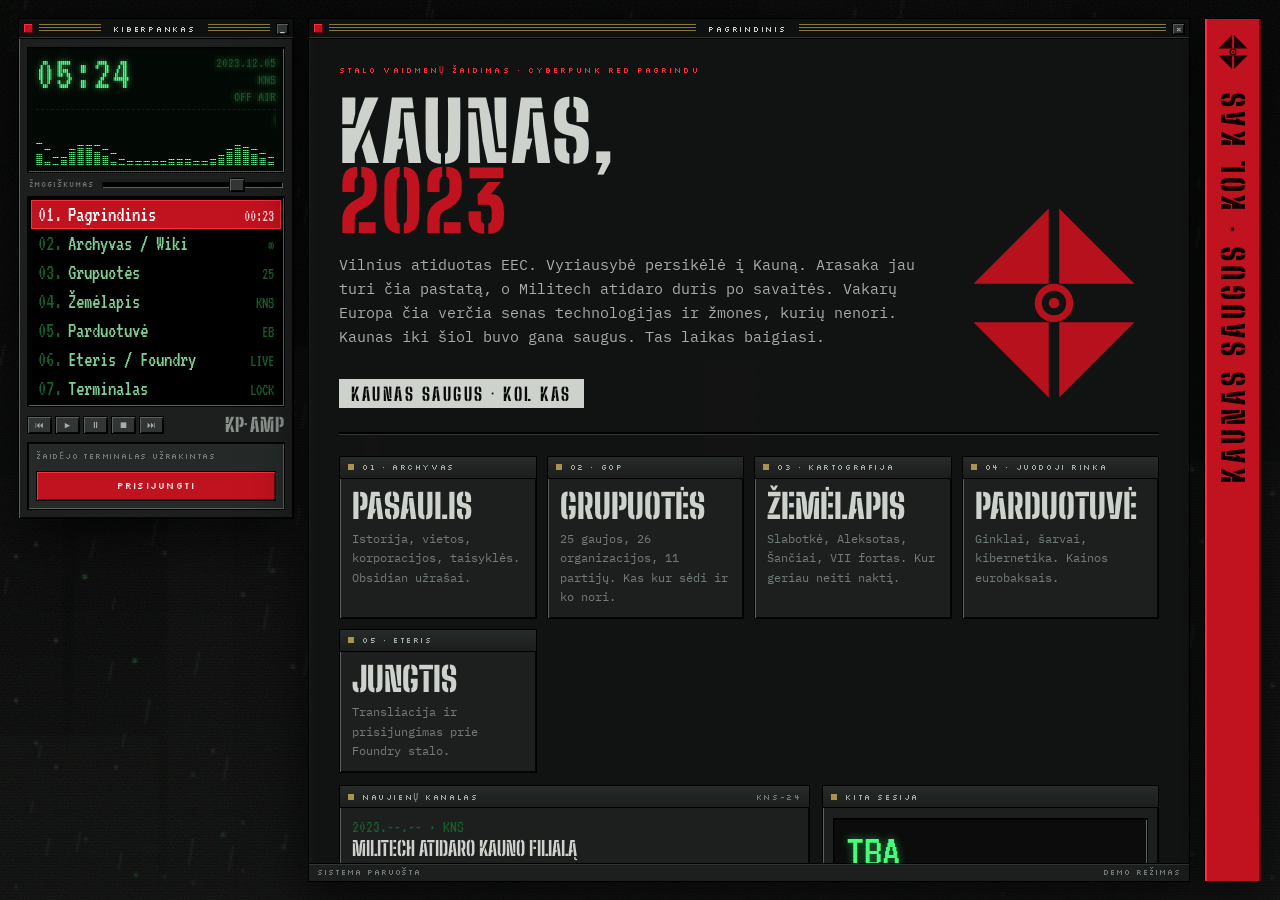
<file: kiberpankas/index.html>
<!doctype html>
<html lang="lt">
<head>
<meta charset="utf-8">
<meta name="viewport" content="width=device-width, initial-scale=1">
<title>KiberPankas — Kaunas 2023</title>
<meta name="description" content="KiberPankas: stalo vaidmenų žaidimo pasaulis. Kaunas, 2023. Wiki, žemėlapis, parduotuvė, transliacijos ir žaidėjų terminalas.">
<link rel="icon" href="img/emblem.svg" type="image/svg+xml">
<link rel="preconnect" href="https://fonts.googleapis.com">
<link rel="preconnect" href="https://fonts.gstatic.com" crossorigin>
<link href="https://fonts.googleapis.com/css2?family=Big+Shoulders+Stencil+Display:wght@500;800;900&family=IBM+Plex+Mono:ital,wght@0,400;0,600;1,400&family=Silkscreen&family=VT323&display=swap" rel="stylesheet">
<link rel="stylesheet" href="vendor/leaflet/leaflet.css">
<link rel="stylesheet" href="css/kp.css">
</head>
<body>

<!-- ============ FONAS ============ -->
<div id="bg" aria-hidden="true">
  <canvas id="bg-canvas"></canvas>
  <div id="bg-video"></div>
  <div class="fx-dim"></div>
  <div class="fx-scan"></div>
  <div class="fx-grain"></div>
</div>

<div class="desk">

  <!-- ============ GROTUVAS / NAVIGACIJA ============ -->
  <aside class="deck win" id="deck">
    <header class="tbar">
      <span class="tbar-ico"></span>
      <span class="tbar-stripe"></span>
      <span class="tbar-title">KIBERPANKAS</span>
      <span class="tbar-stripe"></span>
      <button class="tbar-btn" id="shade-btn" title="Suskleisti" aria-label="Suskleisti meniu">_</button>
    </header>

    <div class="deck-body">
      <div class="lcd">
        <div class="lcd-row">
          <div class="lcd-clock" id="lcd-clock">00:00</div>
          <div class="lcd-meta">
            <span class="lcd-tag" id="lcd-date">2023.--.--</span>
            <span class="lcd-tag">KNS</span>
            <span class="lcd-tag lcd-tag--live" id="lcd-live">OFF AIR</span>
          </div>
        </div>
        <div class="lcd-marquee"><span id="lcd-ticker"></span></div>
        <canvas class="lcd-viz" id="lcd-viz" width="232" height="34"></canvas>
      </div>

      <div class="deck-slider" aria-hidden="true">
        <span class="lbl">ŽMOGIŠKUMAS</span>
        <span class="track"><span class="thumb" id="humanity-thumb"></span></span>
      </div>

      <nav class="plist" id="nav" aria-label="Pagrindinis meniu">
        <a href="#/" data-route="home"><b>01.</b><span>Pagrindinis</span><i>00:23</i></a>
        <a href="#/wiki" data-route="wiki"><b>02.</b><span>Archyvas / Wiki</span><i>∞</i></a>
        <a href="#/gop" data-route="gop"><b>03.</b><span>Grupuotės</span><i>25</i></a>
        <a href="#/zemelapis" data-route="map"><b>04.</b><span>Žemėlapis</span><i>KNS</i></a>
        <a href="#/parduotuve" data-route="shop"><b>05.</b><span>Parduotuvė</span><i>EB</i></a>
        <a href="#/eteris" data-route="live"><b>06.</b><span>Eteris / Foundry</span><i>LIVE</i></a>
        <a href="#/terminalas" data-route="me" class="plist-me"><b>07.</b><span id="nav-me">Terminalas</span><i id="nav-me-tag">LOCK</i></a>
      </nav>

      <div class="deck-ctrl" aria-hidden="true">
        <span class="kbtn">⏮</span><span class="kbtn">▶</span><span class="kbtn">⏸</span><span class="kbtn">⏹</span><span class="kbtn">⏭</span>
        <span class="deck-brand">KP·AMP</span>
      </div>

      <div class="deck-user" id="deck-user"></div>
    </div>
  </aside>

  <!-- ============ TURINIO LANGAS ============ -->
  <main class="main win" id="main">
    <header class="tbar">
      <span class="tbar-ico"></span>
      <span class="tbar-stripe"></span>
      <span class="tbar-title" id="win-title">PAGRINDINIS</span>
      <span class="tbar-stripe"></span>
      <a class="tbar-btn" href="#/" title="Į pradžią" aria-label="Į pradžią">×</a>
    </header>
    <div class="main-body" id="view" tabindex="-1"></div>
    <footer class="sbar">
      <span id="sbar-left">SISTEMA PARUOŠTA</span>
      <span id="sbar-mode"></span>
    </footer>
  </main>

  <!-- ============ VĖLIAVA ============ -->
  <div class="banner" aria-hidden="true">
    <img src="img/emblem.svg" alt="">
    <span>KAUNAS SAUGUS · KOL KAS</span>
  </div>
</div>

<script src="js/config.js"></script>
<script src="vendor/marked.min.js"></script>
<script src="vendor/leaflet/leaflet.js"></script>
<script src="vendor/togeojson.umd.js"></script>
<script src="vendor/supabase/supabase.js"></script>
<script src="js/util.js"></script>
<script src="js/bg.js"></script>
<script src="js/auth.js"></script>
<script src="js/views/home.js"></script>
<script src="js/views/wiki.js"></script>
<script src="js/views/gop.js"></script>
<script src="js/views/map.js"></script>
<script src="js/views/shop.js"></script>
<script src="js/views/live.js"></script>
<script src="js/views/me.js"></script>
<script src="js/app.js"></script>
</body>
</html>
</file>
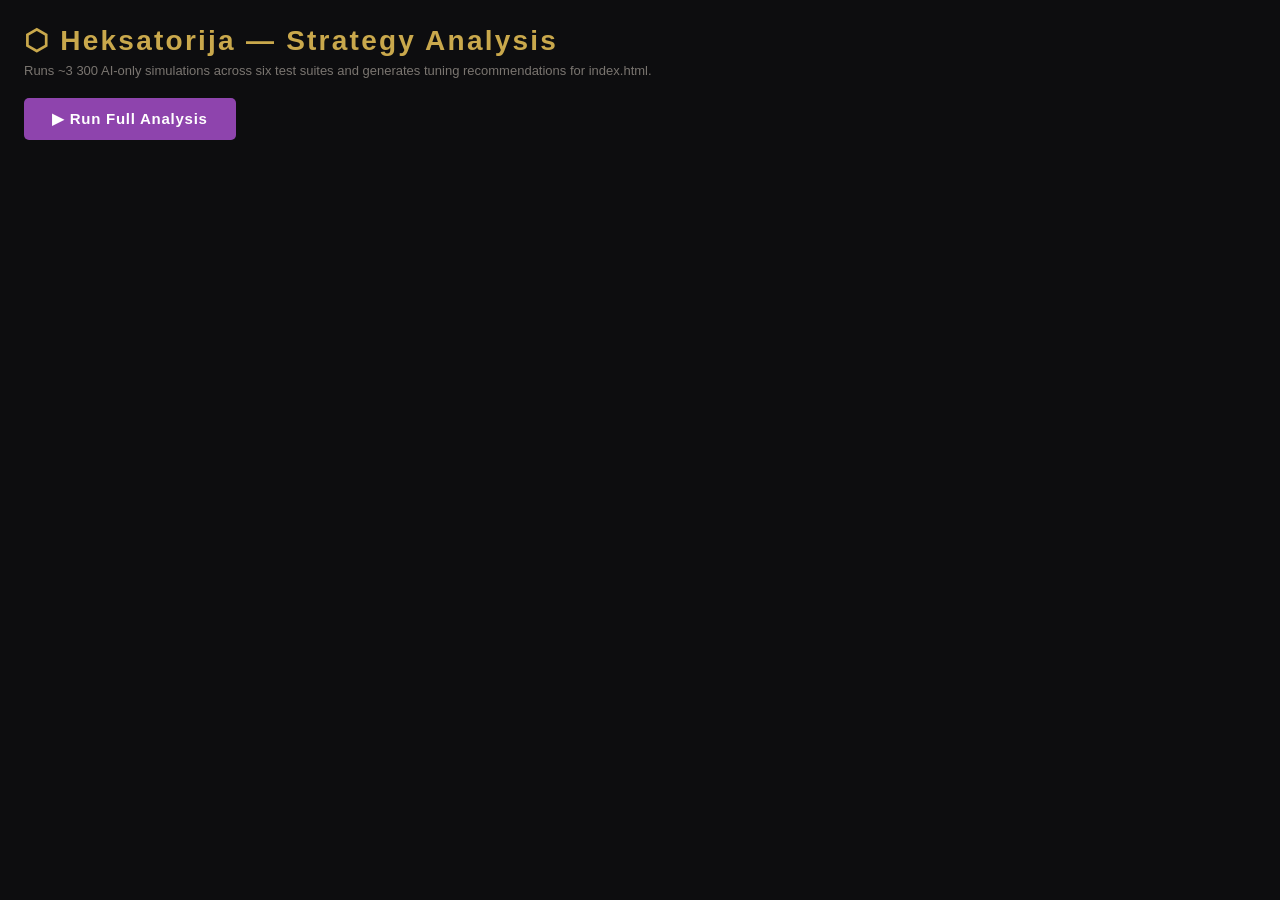
<file: analysis.html>
<!DOCTYPE html>
<html lang="en">
<head>
<meta charset="UTF-8">
<meta name="viewport" content="width=device-width, initial-scale=1.0">
<title>Heksatorija — Strategy Analysis</title>
<style>
:root{--bg:#0d0d0f;--bg2:#13131a;--bg3:#1a1a25;--border:#2a2a3a;--gold:#c9a84c;--gold-dim:#7a6030;--text:#d4cfc7;--text-dim:#7a7570;--purple:#8e44ad;}
*{box-sizing:border-box;margin:0;padding:0;}
body{background:var(--bg);color:var(--text);font-family:'Segoe UI',sans-serif;font-size:14px;min-height:100vh;padding:24px;}
h1{color:var(--gold);font-size:28px;letter-spacing:.08em;margin-bottom:6px;}
.subtitle{color:var(--text-dim);font-size:13px;margin-bottom:20px;}
.run-btn{background:var(--purple);color:#fff;border:none;font-size:15px;font-weight:700;padding:12px 28px;border-radius:5px;cursor:pointer;letter-spacing:.05em;}
.run-btn:hover{opacity:.85;}
.run-btn:disabled{opacity:.4;cursor:not-allowed;}
#progress-area{display:none;margin-top:18px;}
.progress-label{color:var(--text-dim);font-size:12px;margin-bottom:6px;}
.bar-wrap{width:100%;max-width:500px;height:10px;background:var(--bg3);border-radius:5px;overflow:hidden;}
.bar-fill{height:100%;background:var(--purple);transition:width .15s;}
.suite-label{color:var(--text-dim);font-size:11px;margin-top:5px;font-style:italic;}
#results-area{margin-top:28px;}
.section{background:var(--bg2);border:1px solid var(--border);border-radius:7px;padding:18px 20px;margin-bottom:18px;}
.section h2{color:var(--gold);font-size:15px;letter-spacing:.07em;text-transform:uppercase;margin-bottom:12px;padding-bottom:8px;border-bottom:1px solid var(--border);}
.section h3{color:var(--text-dim);font-size:11px;letter-spacing:.08em;text-transform:uppercase;margin:14px 0 6px;}
table{width:100%;border-collapse:collapse;font-size:12px;}
th,td{padding:5px 8px;text-align:left;border-bottom:1px solid var(--border);}
th{color:var(--gold);font-size:10px;text-transform:uppercase;font-weight:600;}
td:not(:first-child){text-align:right;font-family:monospace;}
.good{color:#27ae60;}
.warn{color:#e67e22;}
.bad{color:#e74c3c;}
.ok{color:var(--text-dim);}
.rec-box{background:var(--bg3);border:1px solid var(--border);border-radius:5px;padding:14px 16px;margin-bottom:10px;}
.rec-box h4{color:var(--gold);font-size:12px;margin-bottom:6px;}
.rec-box p{color:var(--text-dim);font-size:12px;line-height:1.5;}
.code{background:#0a0a10;border:1px solid #2a2a4a;border-radius:4px;padding:10px 12px;font-family:monospace;font-size:11px;color:#a0c0f0;margin-top:8px;white-space:pre-wrap;word-break:break-all;}
.stat-row{display:flex;justify-content:space-between;padding:4px 0;font-size:12px;border-bottom:1px solid var(--border);}
.stat-row strong{color:var(--gold);font-family:monospace;}
.badge{display:inline-block;padding:2px 7px;border-radius:3px;font-size:10px;font-weight:700;margin-left:6px;}
.badge.good{background:#1a3a1a;color:#27ae60;}
.badge.warn{background:#3a2a00;color:#e67e22;}
.badge.bad{background:#3a1a1a;color:#e74c3c;}
.matrix-grid{display:grid;gap:1px;background:var(--border);}
.matrix-cell{padding:5px 4px;text-align:center;font-size:11px;font-family:monospace;background:var(--bg2);}
.matrix-header{background:var(--bg3);color:var(--gold);font-size:10px;font-weight:600;}
</style>
</head>
<body>
<h1>⬡ Heksatorija — Strategy Analysis</h1>
<p class="subtitle">Runs ~3 300 AI-only simulations across six test suites and generates tuning recommendations for index.html.</p>
<button class="run-btn" id="run-btn" onclick="startAnalysis()">&#9654; Run Full Analysis</button>

<div id="progress-area">
  <div class="progress-label">Running simulations…</div>
  <div class="bar-wrap"><div class="bar-fill" id="bar-fill" style="width:0%"></div></div>
  <div class="suite-label" id="suite-label">Initializing…</div>
</div>

<div id="results-area"></div>

<script>
// ═══════════════════════════════════════════════════════
//  GAME ENGINE (extracted from index.html)
// ═══════════════════════════════════════════════════════

const PLAYER_COLORS=['#e74c3c','#3498db','#2ecc71','#f39c12'];
const PLAYER_NAMES_MULTI=['Player 1','Player 2','Player 3','Player 4'];
const MAX_BANK_DEFAULT=6;

const ALL_POWERS=[
  {id:0, name:'+1 AP / turn',    short:'+', desc:'Each turn start get +1 AP.',    effect:'ap_bonus'},
  {id:1, name:'Bank +2',         short:'B', desc:'Bank capacity +2.',              effect:'bank_bonus'},
  {id:2, name:'Cheap Gamble',    short:'G', desc:'Gamble costs 1 AP less.',        effect:'cheap_gamble'},
  {id:3, name:'Shield',          short:'S', desc:'Base immune 2 turns.',           effect:'shield'},
  {id:4, name:'AP Refund',       short:'R', desc:'+1 AP on successful attack.',    effect:'refund'},
];

const AI_ARCHETYPES={
  balanced:  { label:'Balanced',  aggression:1.0, expansion:1.0, defense:1.0, gambleChance:0.20, centerPriority:1.0, movement:0.7 },
  aggressor: { label:'Aggressor', aggression:1.7, expansion:0.7, defense:0.5, gambleChance:0.10, centerPriority:0.6, movement:0.4 },
  builder:   { label:'Builder',   aggression:0.5, expansion:1.6, defense:1.0, gambleChance:0.15, centerPriority:1.5, movement:0.4 },
  turtle:    { label:'Turtle',    aggression:0.4, expansion:0.7, defense:1.6, gambleChance:0.45, centerPriority:0.8, movement:0.3 },
  runner:    { label:'Runner',    aggression:0.9, expansion:0.9, defense:0.7, gambleChance:0.15, centerPriority:1.4, movement:2.8 },
};

let costs={buildNormal:2, buildCenter:3, move:2, attackNormal:3, attackCenter:4, attackBase:5, gamble:3, startAP:4};
let winConfig={centerVerts:6, hexCount:8};
const HEX_R=30;
let G=null;

// ── HEX MATH ─────────────────────────────────────────
function hexCorners(cx,cy,r){
  const pts=[];
  for(let i=0;i<6;i++){const a=Math.PI/3*i+Math.PI/6;pts.push({x:cx+r*Math.cos(a),y:cy+r*Math.sin(a)});}
  return pts;
}
function axialToPixel(q,r,size,ox,oy){return {x:ox+size*Math.sqrt(3)*(q+r/2), y:oy+size*1.5*r};}
function buildGrid(size,ox,oy){
  const ax=[[0,0],[1,0],[0,1],[-1,1],[-1,0],[0,-1],[1,-1],[2,0],[1,1],[0,2],[-1,2],[-2,2],[-2,1],[-2,0],[-1,-1],[0,-2],[1,-2],[2,-2],[2,-1]];
  return ax.map(([q,r],i)=>{
    const c=axialToPixel(q,r,size,ox,oy);
    const ring=i===0?0:i<=6?1:2;
    return {id:i,q,r,cx:c.x,cy:c.y,ring,vertices:hexCorners(c.x,c.y,size),hasPower:false,powerRevealed:false,powerData:null};
  });
}
function vKey(x,y){return `${Math.round(x*10)},${Math.round(y*10)}`;}
function buildVertices(hexes){
  const m=new Map();
  hexes.forEach(h=>h.vertices.forEach(v=>{
    const k=vKey(v.x,v.y);
    if(!m.has(k)) m.set(k,{key:k,x:v.x,y:v.y,owner:-1,isBase:false,active:false,disconnected:false,componentSize:0,connectedToBase:false,hexIds:[]});
    const vd=m.get(k);
    if(!vd.hexIds.includes(h.id)) vd.hexIds.push(h.id);
  }));
  return [...m.values()];
}
function buildAdjacencyMap(hexes,vertices){
  const a=new Map(); vertices.forEach(v=>a.set(v.key,new Set()));
  hexes.forEach(h=>{
    const c=h.vertices.map(v=>vKey(v.x,v.y));
    for(let i=0;i<6;i++){const x=c[i],y=c[(i+1)%6]; a.get(x).add(y); a.get(y).add(x);}
  });
  return a;
}

// ── GAME STATE ───────────────────────────────────────
function initGameState(opts){
  const ox=300, oy=300;
  const r=HEX_R;
  const hexes=buildGrid(r,ox,oy), vertices=buildVertices(hexes), adjMap=buildAdjacencyMap(hexes,vertices);
  const vByKey=new Map(vertices.map(v=>[v.key,v]));

  const ring2=hexes.filter(h=>h.ring===2);
  const step=Math.floor(ring2.length/opts.pc);
  const players=[];
  for(let p=0;p<opts.pc;p++){
    const h=ring2[(p*step)%ring2.length];
    const hverts=h.vertices.map(v=>vByKey.get(vKey(v.x,v.y)));
    let bv=hverts[0]; hverts.forEach(v=>{if(Math.hypot(v.x-ox,v.y-oy)>Math.hypot(bv.x-ox,bv.y-oy)) bv=v;});
    bv.owner=p; bv.isBase=true; bv.active=true; bv.componentSize=1; bv.connectedToBase=true; bv.disconnected=false;
    players.push({
      id:p, name:PLAYER_NAMES_MULTI[p], color:PLAYER_COLORS[p],
      isHuman:false,
      archetype:opts.archetypes[p]||'balanced',
      ap:costs.startAP, bank:0, maxBank:MAX_BANK_DEFAULT,
      alive:true, baseKey:bv.key, powers:[], shieldTurns:0,
      stats:{build:0,move:0,attackNormal:0,attackBase:0,gamble:0,bank:0,gambleNet:0}
    });
  }

  const enabledList=ALL_POWERS.filter(pw=>opts.powerIds.has(pw.id));
  if(enabledList.length>0){
    const baseHexIds=new Set(); players.forEach(p=>{const bv=vByKey.get(p.baseKey); bv.hexIds.forEach(hid=>baseHexIds.add(hid));});
    const candidates=ring2.filter(h=>!baseHexIds.has(h.id));
    const shuffled=[...candidates].sort(()=>Math.random()-0.5);
    const numPlace=Math.min(enabledList.length,shuffled.length);
    for(let i=0;i<numPlace;i++){shuffled[i].hasPower=true; shuffled[i].powerData=enabledList[i%enabledList.length];}
  }

  return {hexes,vertices,adjMap,vByKey,players,
          currentPlayer:0,turnNum:1,
          selectedAction:null,moveSource:null,
          pendingPower:null,pendingHandoff:false,
          gameOver:false,winner:null,winCondition:null,
          ox,oy,isSim:true,undoSnapshot:null};
}

// ── CONNECTIVITY ─────────────────────────────────────
function updateConnectivity(){
  G.players.forEach(p=>{
    if(!p.alive) return;
    const visited=new Set();
    const myVerts=G.vertices.filter(v=>v.owner===p.id);
    myVerts.forEach(start=>{
      if(visited.has(start.key)) return;
      const comp=[start]; visited.add(start.key); const q=[start];
      while(q.length){
        const cur=q.shift();
        (G.adjMap.get(cur.key)||new Set()).forEach(nb=>{
          if(!visited.has(nb)){
            const nbV=G.vByKey.get(nb);
            if(nbV&&nbV.owner===p.id){visited.add(nb);comp.push(nbV);q.push(nbV);}
          }
        });
      }
      const size=comp.length, hasBase=comp.some(v=>v.isBase);
      comp.forEach(v=>{v.componentSize=size;v.connectedToBase=hasBase;v.active=v.isBase||size>=2;v.disconnected=!v.active;});
    });
  });
}

// ── REACHABILITY ─────────────────────────────────────
function canBuildAt(v,pid){
  if(v.owner!==-1) return false;
  return [...(G.adjMap.get(v.key)||[])].some(k=>{const u=G.vByKey.get(k);return u&&u.owner===pid&&u.active;});
}
function moveReach(source,pid){
  const visited=new Set([source.key]); let frontier=[source.key];
  for(let s=0;s<2;s++){
    const next=[];
    frontier.forEach(k=>{
      (G.adjMap.get(k)||new Set()).forEach(nb=>{
        if(!visited.has(nb)){
          const nbV=G.vByKey.get(nb);
          if(nbV&&(nbV.owner===-1||nbV.owner===pid)){visited.add(nb);next.push(nb);}
        }
      });
    });
    frontier=next;
  }
  visited.delete(source.key);
  return [...visited].map(k=>G.vByKey.get(k)).filter(v=>v&&v.owner===-1);
}
function buildCost(v){return v.hexIds.includes(0)?costs.buildCenter:costs.buildNormal;}
function attackCost(v){if(v.isBase) return costs.attackBase; if(v.hexIds.includes(0)) return costs.attackCenter; return costs.attackNormal;}
function hasPower(p,e){return p.powers.some(pw=>pw.effect===e);}

// ── PURE ACTIONS ─────────────────────────────────────
function applyBuild(v,p){
  v.owner=p.id; p.ap-=buildCost(v); p.stats.build++;
  checkPowerRevealOn(v,p); updateConnectivity();
}
function applyMove(from,to,p){
  from.owner=-1; to.owner=p.id; p.ap-=costs.move; p.stats.move++;
  checkPowerRevealOn(to,p); updateConnectivity();
}
function applyAttack(v,p){
  const c=attackCost(v); p.ap-=c;
  const target=G.players[v.owner];
  if(v.isBase){
    target.alive=false;
    G.vertices.filter(u=>u.owner===target.id).forEach(u=>{u.owner=-1;u.isBase=false;});
    v.owner=p.id; v.isBase=false; p.stats.attackBase++;
  } else {
    v.owner=p.id; p.stats.attackNormal++;
  }
  if(hasPower(p,'refund')) p.ap=Math.min(p.ap+1,12);
  checkPowerRevealOn(v,p); updateConnectivity();
  return target;
}
function applyGamble(p){
  const c=hasPower(p,'cheap_gamble')?Math.max(1,costs.gamble-1):costs.gamble;
  p.ap-=c; p.stats.gamble++;
  const roll=Math.floor(Math.random()*6)+1;
  let payout;
  if(roll===1) payout=0;
  else if(roll===2) payout=1;
  else if(roll===3||roll===4) payout=c+1;
  else if(roll===5) payout=c+2;
  else payout=2*c+1;
  p.ap=Math.max(0,p.ap+payout);
  const net=payout-c;
  p.stats.gambleNet+=net;
  return {roll,payout,net,cost:c};
}
function applyBank(p,amount){
  amount=Math.min(amount,p.maxBank-p.bank,p.ap);
  p.bank+=amount; p.ap-=amount; p.stats.bank+=amount;
  return amount;
}
function checkPowerRevealOn(v,p){
  v.hexIds.forEach(hid=>{
    const h=G.hexes[hid];
    if(!h.hasPower||h.powerRevealed) return;
    const verts=h.vertices.map(v=>G.vByKey.get(vKey(v.x,v.y)));
    if(verts.every(u=>u&&u.owner===p.id)){
      h.powerRevealed=true; const pw=h.powerData; p.powers.push(pw);
      if(pw.effect==='bank_bonus') p.maxBank=Math.min(p.maxBank+2,12);
      if(pw.effect==='shield') p.shieldTurns=2;
    }
  });
}

// ── WIN CHECK ────────────────────────────────────────
function getCenterOwnership(){
  const cv=G.hexes[0].vertices.map(v=>G.vByKey.get(vKey(v.x,v.y)));
  const counts=Array(G.players.length).fill(0);
  cv.forEach(v=>{if(v&&v.owner!==-1) counts[v.owner]++;});
  return counts;
}
function getHexCounts(){
  const counts=Array(G.players.length).fill(0);
  G.hexes.forEach(h=>{
    if(h.id===0) return;
    const verts=h.vertices.map(v=>G.vByKey.get(vKey(v.x,v.y)));
    if(verts.length===6&&verts[0]&&verts[0].owner!==-1&&verts.every(v=>v&&v.owner===verts[0].owner)) counts[verts[0].owner]++;
  });
  return counts;
}
function checkWin(){
  const cc=getCenterOwnership();
  for(let i=0;i<cc.length;i++){
    if(cc[i]>=winConfig.centerVerts){endGame(G.players[i],'Center Control'); return;}
  }
  const alive=G.players.filter(p=>p.alive);
  if(alive.length===1){endGame(alive[0],'Last Standing'); return;}
  const hc=getHexCounts();
  for(let i=0;i<G.players.length;i++){
    if(!G.players[i].alive) continue;
    if(hc[i]>=winConfig.hexCount){endGame(G.players[i],'Territory'); return;}
  }
}
function endGame(winner,condShort){
  if(G.gameOver) return;
  G.gameOver=true; G.winner=winner; G.winCondition=condShort;
}

// ── TURN MANAGEMENT ──────────────────────────────────
function nextPlayer(){
  const cp=G.players[G.currentPlayer];
  if(cp.shieldTurns>0) cp.shieldTurns--;
  let next=(G.currentPlayer+1)%G.players.length, tries=0;
  while(!G.players[next].alive&&tries<G.players.length){next=(next+1)%G.players.length; tries++;}
  if(next<=G.currentPlayer) G.turnNum++;
  G.currentPlayer=next;
  const np=G.players[next];
  const bonus=hasPower(np,'ap_bonus')?1:0;
  np.ap=costs.startAP+bonus+np.bank; np.bank=0;
  G.undoSnapshot=null;
}

// ── AI ───────────────────────────────────────────────
function aiPickAction(p){
  const arch=AI_ARCHETYPES[p.archetype]||AI_ARCHETYPES.balanced;
  const myKeys=new Set(G.vertices.filter(v=>v.owner===p.id).map(v=>v.key));
  const candidates=[];

  G.vertices.forEach(v=>{
    if(v.owner===-1||v.owner===p.id) return;
    if(![...(G.adjMap.get(v.key)||[])].some(k=>myKeys.has(k))) return;
    const target=G.players[v.owner];
    if(v.isBase&&target.shieldTurns>0) return;
    const c=attackCost(v); if(p.ap<c) return;
    let score;
    if(v.isBase){score=200*arch.aggression-c*4;}
    else if(v.hexIds.includes(0)){score=60*arch.aggression*arch.centerPriority-c*2;}
    else{score=40*arch.aggression-c*2;}
    candidates.push({type:'attack',target:v,cost:c,score});
  });

  G.vertices.forEach(v=>{
    if(v.owner!==-1) return;
    if(!canBuildAt(v,p.id)) return;
    const c=buildCost(v); if(p.ap<c) return;
    let score;
    if(v.hexIds.includes(0)){score=50*arch.expansion*arch.centerPriority-c*2;}
    else{score=30*arch.expansion-c*2;}
    const baseV=G.vByKey.get(p.baseKey);
    if(baseV){const d=Math.hypot(v.x-baseV.x,v.y-baseV.y); if(d<HEX_R*2) score+=10*arch.defense;}
    candidates.push({type:'build',target:v,cost:c,score});
  });

  if(p.ap>=costs.move){
    const myMoveable=G.vertices.filter(v=>v.owner===p.id&&!v.isBase);
    const hasIsolated=myMoveable.some(v=>!v.active);
    if(p.archetype==='runner'||hasIsolated){
      let generated=0; const cap=40;
      for(const src of myMoveable){
        if(generated>=cap) break;
        const targets=moveReach(src,p.id);
        for(const tgt of targets){
          if(generated>=cap) break;
          const tgtN=[...(G.adjMap.get(tgt.key)||[])];
          const adjFriend=tgtN.filter(k=>k!==src.key&&G.vByKey.get(k)?.owner===p.id).length;
          const adjEnemy=tgtN.filter(k=>{const u=G.vByKey.get(k);return u&&u.owner!==-1&&u.owner!==p.id;}).length;
          const srcWasIsolated=!src.active;
          let score=8*arch.movement;
          score+=adjFriend*6*arch.movement;
          if(srcWasIsolated&&adjFriend>=1) score+=30*arch.movement;
          if(tgt.hexIds.includes(0)) score+=15*arch.centerPriority;
          score+=adjEnemy*10*arch.aggression;
          score-=costs.move*2;
          candidates.push({type:'move',source:src,target:tgt,cost:costs.move,score});
          generated++;
        }
      }
    }
  }

  const gambleCost=hasPower(p,'cheap_gamble')?Math.max(1,costs.gamble-1):costs.gamble;
  if(p.ap>=gambleCost&&Math.random()<arch.gambleChance){
    candidates.push({type:'gamble',target:null,cost:gambleCost,score:25*arch.gambleChance+(p.ap>8?10:0)});
  }

  if(candidates.length===0) return null;
  candidates.sort((a,b)=>b.score-a.score);
  const top=candidates.slice(0,Math.min(3,candidates.length));
  if(top[0].score<0&&top[0].type!=='attack') return null;
  return top[Math.floor(Math.random()*Math.min(top.length,2))];
}

function aiExecuteAction(p,act){
  if(act.type==='attack'){applyAttack(act.target,p);}
  else if(act.type==='build'){applyBuild(act.target,p);}
  else if(act.type==='move'){applyMove(act.source,act.target,p);}
  else if(act.type==='gamble'){applyGamble(p);}
  checkWin();
}

function aiTurnSync(p){
  if(!p.alive||G.gameOver) return;
  let safety=20;
  while(safety-->0&&!G.gameOver&&p.ap>0){
    const act=aiPickAction(p);
    if(!act) break;
    aiExecuteAction(p,act);
  }
  if(!G.gameOver){
    const put=Math.min(p.ap,p.maxBank-p.bank);
    if(put>0){p.bank+=put;p.ap-=put;p.stats.bank+=put;}
    p.ap=0;
  }
}

// ═══════════════════════════════════════════════════════
//  BATCH RUNNER
// ═══════════════════════════════════════════════════════

function runOneGame(archetypes, costsOverride={}, winOverride={}, powerIds=new Set()){
  // Apply overrides
  const savedCosts={...costs};
  const savedWin={...winConfig};
  Object.assign(costs, costsOverride);
  Object.assign(winConfig, winOverride);

  const pc=archetypes.length;
  G=initGameState({pc, humans:0, names:PLAYER_NAMES_MULTI, powerIds, archetypes, isSim:true});

  let safetyTurns=400;
  while(!G.gameOver&&safetyTurns-->0){
    const p=G.players[G.currentPlayer];
    if(!p.alive){nextPlayer();continue;}
    aiTurnSync(p);
    if(!G.gameOver) nextPlayer();
  }

  const result={
    finished:G.gameOver,
    turns:G.turnNum,
    winner:G.winner?G.winner.archetype:null,
    winCondition:G.winCondition,
    players:G.players.map(p=>({archetype:p.archetype,stats:{...p.stats}}))
  };

  // Restore
  Object.assign(costs, savedCosts);
  Object.assign(winConfig, savedWin);

  return result;
}

function runBatch(archetypes, numGames, costsOverride={}, winOverride={}, powerIds=new Set()){
  const games=[];
  let totalTurns=0, unfinished=0;
  const byArch={};
  const winConditions={};

  archetypes.forEach(a=>{
    if(!byArch[a]) byArch[a]={wins:0,games:0,gamble:0,gambleNet:0,build:0,move:0,attackNormal:0,attackBase:0,bank:0};
  });

  for(let i=0;i<numGames;i++){
    const r=runOneGame(archetypes, costsOverride, winOverride, powerIds);
    games.push(r);
    totalTurns+=r.turns;
    if(!r.finished) unfinished++;
    if(r.winner){
      if(!byArch[r.winner]) byArch[r.winner]={wins:0,games:0,gamble:0,gambleNet:0,build:0,move:0,attackNormal:0,attackBase:0,bank:0};
      byArch[r.winner].wins++;
      winConditions[r.winCondition]=(winConditions[r.winCondition]||0)+1;
    }
    r.players.forEach(p=>{
      if(!byArch[p.archetype]) byArch[p.archetype]={wins:0,games:0,gamble:0,gambleNet:0,build:0,move:0,attackNormal:0,attackBase:0,bank:0};
      byArch[p.archetype].games++;
      byArch[p.archetype].gamble+=p.stats.gamble;
      byArch[p.archetype].gambleNet+=p.stats.gambleNet;
      byArch[p.archetype].build+=p.stats.build;
      byArch[p.archetype].move+=p.stats.move;
      byArch[p.archetype].attackNormal+=p.stats.attackNormal;
      byArch[p.archetype].attackBase+=p.stats.attackBase;
      byArch[p.archetype].bank+=p.stats.bank;
    });
  }

  return {
    games, avgTurns:totalTurns/Math.max(1,numGames),
    unfinished, byArch, winConditions
  };
}

// ═══════════════════════════════════════════════════════
//  ANALYSIS RUNNER
// ═══════════════════════════════════════════════════════

const ARCHS=Object.keys(AI_ARCHETYPES); // balanced,aggressor,builder,turtle,runner
const N=100;

let analysisResults=null;

function startAnalysis(){
  document.getElementById('run-btn').disabled=true;
  document.getElementById('progress-area').style.display='block';
  document.getElementById('results-area').innerHTML='';

  // Use setTimeout slices so the browser can update the progress bar
  // We'll run each suite in a separate async-like chunk
  const suites=[];
  let totalSuites=0;

  // Suite 1: Archetype 1v1 matrix — all 10 pairs
  const pairs=[];
  for(let i=0;i<ARCHS.length;i++) for(let j=i+1;j<ARCHS.length;j++) pairs.push([ARCHS[i],ARCHS[j]]);
  // pairs has 10 items
  suites.push({name:'1. Archetype 1v1 Matrix', key:'matrix', run:()=>{
    const results={};
    pairs.forEach(([a,b])=>{
      const key=`${a}_vs_${b}`;
      results[key]=runBatch([a,b],N,{},{},new Set());
    });
    return results;
  }});

  // Suite 2: Player count 2P/3P/4P balanced
  suites.push({name:'2. Player Count (balanced)', key:'playerCount', run:()=>{
    const r2=runBatch(['balanced','balanced'],N,{},{},new Set());
    const r3=runBatch(['balanced','balanced','balanced'],N,{},{},new Set());
    const r4=runBatch(['balanced','balanced','balanced','balanced'],N,{},{},new Set());
    return {2:r2, 3:r3, 4:r4};
  }});

  // Suite 3: Starting AP sweep 2,3,4,5,6 with balanced 2P
  suites.push({name:'3. Starting AP Sweep', key:'startAP', run:()=>{
    const results={};
    [2,3,4,5,6].forEach(ap=>{
      results[ap]=runBatch(['balanced','balanced'],N,{startAP:ap},{},new Set());
    });
    return results;
  }});

  // Suite 4: Win condition sweep centerVerts in {4,5,6} x hexCount in {6,8,10}
  suites.push({name:'4. Win Condition Sweep', key:'winConditions', run:()=>{
    const results={};
    [4,5,6].forEach(cv=>{
      [6,8,10].forEach(hc=>{
        const key=`cv${cv}_hc${hc}`;
        results[key]=runBatch(['balanced','balanced'],N,{},{centerVerts:cv,hexCount:hc},new Set());
      });
    });
    return results;
  }});

  // Suite 5: Gamble cost sweep 2,3,4,5 with turtle vs balanced
  suites.push({name:'5. Gamble Cost Sweep', key:'gambleCost', run:()=>{
    const results={};
    [2,3,4,5].forEach(gc=>{
      results[gc]=runBatch(['turtle','balanced'],N,{gamble:gc},{},new Set());
    });
    return results;
  }});

  // Suite 6: Powers on/off balanced 2P
  suites.push({name:'6. Powers On vs Off', key:'powers', run:()=>{
    const off=runBatch(['balanced','balanced'],N,{},{},new Set());
    const on=runBatch(['balanced','balanced'],N,{},{},new Set([0,1,2,3,4]));
    return {off, on};
  }});

  totalSuites=suites.length;
  const allData={};
  let idx=0;

  function runNext(){
    if(idx>=suites.length){
      finishAnalysis(allData);
      return;
    }
    const suite=suites[idx];
    setSuiteLabel(suite.name, idx, totalSuites);
    // Run in next tick
    setTimeout(()=>{
      allData[suite.key]=suite.run();
      idx++;
      setProgress((idx/totalSuites)*100);
      runNext();
    }, 10);
  }

  runNext();
}

function setSuiteLabel(name, idx, total){
  document.getElementById('suite-label').textContent=`Suite ${idx+1}/${total}: ${name}`;
}
function setProgress(pct){
  document.getElementById('bar-fill').style.width=pct+'%';
}

function finishAnalysis(data){
  document.getElementById('suite-label').textContent='Complete! Generating report…';
  setProgress(100);

  window.ANALYSIS_RESULTS=buildSerializable(data);
  renderResults(data);

  document.getElementById('run-btn').disabled=false;
  document.getElementById('run-btn').textContent='&#9654; Re-run Analysis';
}

function buildSerializable(data){
  // Produce a JSON-safe summary
  function batchSummary(b){
    return {
      avgTurns:b.avgTurns,
      unfinished:b.unfinished,
      unfinishedPct:b.unfinished/Math.max(1,b.games?b.games.length:100)*100,
      byArch:Object.fromEntries(Object.entries(b.byArch).map(([k,v])=>[k,{
        wins:v.wins, games:v.games,
        winRate:v.games>0?v.wins/v.games:0,
        gamble:v.gamble, gambleNet:v.gambleNet,
        build:v.build, move:v.move,
        attackNormal:v.attackNormal, attackBase:v.attackBase,
        bank:v.bank
      }])),
      winConditions:b.winConditions
    };
  }

  const out={};

  // matrix
  out.matrix={};
  Object.entries(data.matrix).forEach(([k,v])=>out.matrix[k]=batchSummary(v));

  // playerCount
  out.playerCount={};
  Object.entries(data.playerCount).forEach(([k,v])=>out.playerCount[k]=batchSummary(v));

  // startAP
  out.startAP={};
  Object.entries(data.startAP).forEach(([k,v])=>out.startAP[k]=batchSummary(v));

  // winConditions
  out.winCondSweep={};
  Object.entries(data.winConditions).forEach(([k,v])=>out.winCondSweep[k]=batchSummary(v));

  // gambleCost
  out.gambleCost={};
  Object.entries(data.gambleCost).forEach(([k,v])=>out.gambleCost[k]=batchSummary(v));

  // powers
  out.powers={
    off:batchSummary(data.powers.off),
    on:batchSummary(data.powers.on)
  };

  return out;
}

// ═══════════════════════════════════════════════════════
//  RENDERING
// ═══════════════════════════════════════════════════════

function turnsClass(t){
  if(t>=12&&t<=25) return 'good';
  if(t<10||t>35) return 'bad';
  return 'warn';
}
function pctClass(winRate1, winRate2){
  // rate1 vs rate2, where rate1 is one player in 2P game
  const gap=Math.abs(winRate1-winRate2)*100;
  if(gap>30) return 'bad';
  if(gap>20) return 'warn';
  return 'good';
}
function unfinishedClass(n, total){
  const pct=n/Math.max(1,total)*100;
  if(pct>20) return 'bad';
  if(pct>10) return 'warn';
  return 'good';
}
function fmtPct(num, denom){return denom>0?(num/denom*100).toFixed(1)+'%':'—';}
function fmtF(x,d=1){return x.toFixed(d);}

function renderResults(data){
  const area=document.getElementById('results-area');
  area.innerHTML='';

  area.appendChild(renderSection1(data.matrix));
  area.appendChild(renderSection2(data.playerCount));
  area.appendChild(renderSection3(data.startAP));
  area.appendChild(renderSection4(data.winConditions));
  area.appendChild(renderSection5(data.gambleCost));
  area.appendChild(renderSection6(data.powers));
  area.appendChild(renderRecommendations(data));
}

function el(tag, attrs={}, ...children){
  const e=document.createElement(tag);
  Object.entries(attrs).forEach(([k,v])=>{
    if(k==='className') e.className=v;
    else if(k==='innerHTML') e.innerHTML=v;
    else if(k==='style') e.style.cssText=v;
    else e.setAttribute(k,v);
  });
  children.forEach(c=>{if(c instanceof Node) e.appendChild(c); else if(c!=null) e.appendChild(document.createTextNode(String(c)));});
  return e;
}
function sec(title){const s=document.createElement('div');s.className='section';s.innerHTML=`<h2>${title}</h2>`;return s;}

function renderSection1(matrix){
  const s=sec('1. Archetype 1v1 Win Matrix');

  // Build win-rate table: rows = player A archetype, cols = player B archetype
  const winRates={}; // winRates[a][b] = a's win% when facing b
  ARCHS.forEach(a=>{winRates[a]={};ARCHS.forEach(b=>{winRates[a][b]=null;});});

  Object.entries(matrix).forEach(([key,batch])=>{
    const [a,b]=key.split('_vs_');
    const aGames=batch.byArch[a]||{wins:0,games:0};
    const bGames=batch.byArch[b]||{wins:0,games:0};
    const total=batch.games.length;
    winRates[a][b]=aGames.games>0?aGames.wins/aGames.games:0;
    winRates[b][a]=bGames.games>0?bGames.wins/bGames.games:0;
  });

  // Matrix header
  const grid=document.createElement('div');
  grid.style.overflowX='auto';
  let html='<table><thead><tr><th>A \\ B</th>';
  ARCHS.forEach(b=>html+=`<th>${AI_ARCHETYPES[b].label}</th>`);
  html+='<th>Avg Win%</th></tr></thead><tbody>';

  const archAvg={};
  ARCHS.forEach(a=>{
    const vals=ARCHS.filter(b=>b!==a&&winRates[a][b]!==null).map(b=>winRates[a][b]);
    archAvg[a]=vals.length>0?vals.reduce((s,v)=>s+v,0)/vals.length:0;
  });

  ARCHS.forEach(a=>{
    html+=`<tr><td style="color:var(--gold);font-weight:600;">${AI_ARCHETYPES[a].label}</td>`;
    ARCHS.forEach(b=>{
      if(a===b){html+=`<td style="color:var(--text-dim);">—</td>`;}
      else{
        const wr=winRates[a][b];
        let cls='ok';
        if(wr>=0.60) cls='good';
        else if(wr<=0.35) cls='bad';
        else if(wr>=0.53||wr<=0.43) cls='warn';
        html+=`<td class="${cls}">${wr!==null?(wr*100).toFixed(0)+'%':'—'}</td>`;
      }
    });
    const avg=archAvg[a];
    let avgCls='ok';
    if(avg>=0.55) avgCls='good'; else if(avg<=0.38) avgCls='bad'; else if(avg>=0.50||avg<=0.42) avgCls='warn';
    html+=`<td class="${avgCls}" style="font-weight:600;">${(avg*100).toFixed(1)}%</td></tr>`;
  });
  html+='</tbody></table>';
  grid.innerHTML=html;
  s.appendChild(grid);

  // Also show avg turns per pair
  s.appendChild(document.createElement('div')).className='section-spacer';
  const h3=document.createElement('h3'); h3.textContent='Avg Turns per Matchup'; s.appendChild(h3);

  let t2='<table><thead><tr><th>Matchup</th><th>Avg Turns</th><th>Unfinished%</th><th>Win Conditions</th></tr></thead><tbody>';
  Object.entries(matrix).forEach(([key,batch])=>{
    const tc=turnsClass(batch.avgTurns);
    const total=N;
    const ufpct=(batch.unfinished/total*100).toFixed(0)+'%';
    const ufcls=unfinishedClass(batch.unfinished,total);
    const wcs=Object.entries(batch.winConditions).map(([k,v])=>`${k}:${v}`).join(', ')||'—';
    const [a,b]=key.split('_vs_');
    t2+=`<tr><td>${AI_ARCHETYPES[a].label} vs ${AI_ARCHETYPES[b].label}</td><td class="${tc}">${batch.avgTurns.toFixed(1)}</td><td class="${ufcls}">${ufpct}</td><td style="font-size:10px;text-align:left;">${wcs}</td></tr>`;
  });
  t2+='</tbody></table>';
  const t2el=document.createElement('div'); t2el.innerHTML=t2; s.appendChild(t2el);

  return s;
}

function renderSection2(pc){
  const s=sec('2. Player Count (Balanced AI)');
  let html='<table><thead><tr><th>Players</th><th>Avg Turns</th><th>Unfinished</th><th>Win Conditions</th></tr></thead><tbody>';
  [2,3,4].forEach(n=>{
    const b=pc[n];
    const tc=turnsClass(b.avgTurns);
    const ufpct=(b.unfinished/N*100).toFixed(0)+'%';
    const ufcls=unfinishedClass(b.unfinished,N);
    const wcs=Object.entries(b.winConditions).map(([k,v])=>`${k}:${v}`).join(', ')||'—';
    html+=`<tr><td>${n}P</td><td class="${tc}">${b.avgTurns.toFixed(1)}</td><td class="${ufcls}">${ufpct}</td><td style="font-size:10px;text-align:left;">${wcs}</td></tr>`;
  });
  html+='</tbody></table>';
  s.innerHTML+=html;
  return s;
}

function renderSection3(startAP){
  const s=sec('3. Starting AP Sweep (Balanced 2P)');
  let html='<table><thead><tr><th>Start AP</th><th>Avg Turns</th><th>Unfinished</th><th>Assessment</th></tr></thead><tbody>';
  [2,3,4,5,6].forEach(ap=>{
    const b=startAP[ap];
    const tc=turnsClass(b.avgTurns);
    const ufpct=(b.unfinished/N*100).toFixed(0)+'%';
    const ufcls=unfinishedClass(b.unfinished,N);
    let assess='';
    if(b.avgTurns>=12&&b.avgTurns<=25&&b.unfinished/N<0.10) assess='<span class="good">Good range</span>';
    else if(b.avgTurns<10) assess='<span class="bad">Too fast</span>';
    else if(b.avgTurns>35||b.unfinished/N>0.20) assess='<span class="bad">Too slow/stalls</span>';
    else assess='<span class="warn">Marginal</span>';
    html+=`<tr><td>${ap}${ap===4?' (default)':''}</td><td class="${tc}">${b.avgTurns.toFixed(1)}</td><td class="${ufcls}">${ufpct}</td><td>${assess}</td></tr>`;
  });
  html+='</tbody></table>';
  s.innerHTML+=html;
  return s;
}

function renderSection4(winCond){
  const s=sec('4. Win Condition Sweep (Balanced 2P)');
  let html='<table><thead><tr><th>centerVerts / hexCount</th><th>Avg Turns</th><th>Unfinished%</th><th>Assessment</th></tr></thead><tbody>';
  [4,5,6].forEach(cv=>{
    [6,8,10].forEach(hc=>{
      const key=`cv${cv}_hc${hc}`;
      const b=winCond[key];
      const tc=turnsClass(b.avgTurns);
      const ufpct=(b.unfinished/N*100).toFixed(0)+'%';
      const ufcls=unfinishedClass(b.unfinished,N);
      const isDefault=cv===6&&hc===8;
      let assess='';
      if(b.avgTurns>=14&&b.avgTurns<=22&&b.unfinished/N<0.05) assess='<span class="good">Ideal</span>';
      else if(b.avgTurns>=12&&b.avgTurns<=25&&b.unfinished/N<0.10) assess='<span class="warn">Good</span>';
      else if(b.unfinished/N>0.15) assess='<span class="bad">Too many stalls</span>';
      else assess='<span class="ok">Acceptable</span>';
      html+=`<tr><td>${cv} / ${hc}${isDefault?' (default)':''}</td><td class="${tc}">${b.avgTurns.toFixed(1)}</td><td class="${ufcls}">${ufpct}</td><td>${assess}</td></tr>`;
    });
  });
  html+='</tbody></table>';
  s.innerHTML+=html;
  return s;
}

function renderSection5(gamble){
  const s=sec('5. Gamble Cost Sweep (Turtle vs Balanced 2P)');
  let html='<table><thead><tr><th>Gamble Cost</th><th>Avg Turns</th><th>Unfinished%</th><th>Turtle Win%</th><th>Balanced Win%</th><th>Turtle Avg Gambles</th><th>Turtle GambleNet/game</th></tr></thead><tbody>';
  [2,3,4,5].forEach(gc=>{
    const b=gamble[gc];
    const tc=turnsClass(b.avgTurns);
    const ufpct=(b.unfinished/N*100).toFixed(0)+'%';
    const ufcls=unfinishedClass(b.unfinished,N);
    const tData=b.byArch['turtle']||{wins:0,games:0,gamble:0,gambleNet:0};
    const bData=b.byArch['balanced']||{wins:0,games:0};
    const tWin=fmtPct(tData.wins,tData.games);
    const bWin=fmtPct(bData.wins,bData.games);
    const tWr=tData.games>0?tData.wins/tData.games:0;
    const trCls=tWr>0.60?'bad':(tWr>0.55?'warn':'good');
    const avgGamble=tData.games>0?(tData.gamble/tData.games).toFixed(1):'—';
    const avgGNet=tData.games>0?(tData.gambleNet/tData.games).toFixed(1):'—';
    html+=`<tr><td>${gc}${gc===3?' (default)':''}</td><td class="${tc}">${b.avgTurns.toFixed(1)}</td><td class="${ufcls}">${ufpct}</td><td class="${trCls}">${tWin}</td><td>${bWin}</td><td>${avgGamble}</td><td>${avgGNet}</td></tr>`;
  });
  html+='</tbody></table>';
  s.innerHTML+=html;
  return s;
}

function renderSection6(powers){
  const s=sec('6. Powers On vs Off (Balanced 2P)');
  let html='<table><thead><tr><th>Configuration</th><th>Avg Turns</th><th>Unfinished%</th><th>Win Conditions</th></tr></thead><tbody>';
  [['off','Powers Disabled'],['on','All 5 Powers Enabled']].forEach(([key,label])=>{
    const b=powers[key];
    const tc=turnsClass(b.avgTurns);
    const ufpct=(b.unfinished/N*100).toFixed(0)+'%';
    const ufcls=unfinishedClass(b.unfinished,N);
    const wcs=Object.entries(b.winConditions).map(([k,v])=>`${k}:${v}`).join(', ')||'—';
    html+=`<tr><td>${label}</td><td class="${tc}">${b.avgTurns.toFixed(1)}</td><td class="${ufcls}">${ufpct}</td><td style="font-size:10px;text-align:left;">${wcs}</td></tr>`;
  });
  html+='</tbody></table>';
  s.innerHTML+=html;
  return s;
}

function renderRecommendations(data){
  const s=sec('Recommendations for index.html');
  const recs=[];

  // 1. Is default AP=4 giving 12-25 avg turns?
  const ap4=data.startAP[4];
  if(ap4.avgTurns>=12&&ap4.avgTurns<=25&&ap4.unfinished/N<0.10){
    recs.push({
      title:'Starting AP = 4 is Good',
      body:`Default AP=4 yields ${ap4.avgTurns.toFixed(1)} avg turns with ${(ap4.unfinished/N*100).toFixed(0)}% unfinished — within the ideal 12-25 turn window. No change needed.`,
      code:null,
      type:'good'
    });
  } else {
    // Find best AP
    let bestAP=4, bestDiff=999;
    [2,3,4,5,6].forEach(ap=>{
      const b=data.startAP[ap];
      const diff=Math.abs(b.avgTurns-18)+b.unfinished/N*50;
      if(diff<bestDiff){bestDiff=diff;bestAP=ap;}
    });
    const bb=data.startAP[bestAP];
    recs.push({
      title:`Adjust Starting AP: ${bestAP} recommended (currently 4)`,
      body:`AP=4 gives ${ap4.avgTurns.toFixed(1)} avg turns (${(ap4.unfinished/N*100).toFixed(0)}% stalls). AP=${bestAP} gives ${bb.avgTurns.toFixed(1)} avg turns with ${(bb.unfinished/N*100).toFixed(0)}% stalls — closer to the 12-25 sweet spot.`,
      code:`// In index.html, change the costs default:\nconst costs={buildNormal:2, buildCenter:3, move:2, attackNormal:3,\n  attackCenter:4, attackBase:5, gamble:3, startAP:${bestAP}};`,
      type:'warn'
    });
  }

  // 2. Strongest / weakest archetype overall (by avg win rate across all matchups)
  const archOverall={};
  ARCHS.forEach(a=>{archOverall[a]={wins:0,games:0};});
  Object.values(data.matrix).forEach(batch=>{
    Object.entries(batch.byArch).forEach(([a,v])=>{
      if(!archOverall[a]) archOverall[a]={wins:0,games:0};
      archOverall[a].wins+=v.wins;
      archOverall[a].games+=v.games;
    });
  });
  let strongest=ARCHS[0], weakest=ARCHS[0];
  ARCHS.forEach(a=>{
    const wrA=archOverall[a].games>0?archOverall[a].wins/archOverall[a].games:0;
    const wrS=archOverall[strongest].games>0?archOverall[strongest].wins/archOverall[strongest].games:0;
    const wrW=archOverall[weakest].games>0?archOverall[weakest].wins/archOverall[weakest].games:0;
    if(wrA>wrS) strongest=a;
    if(wrA<wrW) weakest=a;
  });
  const strongWR=archOverall[strongest].games>0?archOverall[strongest].wins/archOverall[strongest].games:0;
  const weakWR=archOverall[weakest].games>0?archOverall[weakest].wins/archOverall[weakest].games:0;
  const gap=(strongWR-weakWR)*100;
  recs.push({
    title:`Archetype Balance: ${AI_ARCHETYPES[strongest].label} strongest (${(strongWR*100).toFixed(1)}%), ${AI_ARCHETYPES[weakest].label} weakest (${(weakWR*100).toFixed(1)}%)`,
    body:`Win rate gap is ${gap.toFixed(1)}%. ${gap>25?'This is a significant imbalance — consider reducing '+AI_ARCHETYPES[strongest].label+' aggression/expansion multipliers or boosting '+AI_ARCHETYPES[weakest].label+'\'s scores.':'Gap is within acceptable range.'}`,
    code: gap>25 ? `// In AI_ARCHETYPES in index.html:\n// Reduce ${strongest} scores OR increase ${weakest} scores.\n// Example — reduce ${strongest} aggression slightly:\nconst AI_ARCHETYPES={\n  ...existing...\n  ${strongest}: {...existing.${strongest}, aggression: ${(AI_ARCHETYPES[strongest].aggression*0.9).toFixed(2)}},\n};` : null,
    type: gap>25?'warn':'good'
  });

  // 3. Turtle vs balanced at gamble=3: if turtle winning >60%, recommend gamble=4
  const gc3=data.gambleCost[3];
  const turtleData3=gc3.byArch['turtle']||{wins:0,games:0};
  const turtleWR3=turtleData3.games>0?turtleData3.wins/turtleData3.games:0;
  if(turtleWR3>0.60){
    const gc4=data.gambleCost[4];
    const turtleData4=gc4.byArch['turtle']||{wins:0,games:0};
    const turtleWR4=turtleData4.games>0?turtleData4.wins/turtleData4.games:0;
    recs.push({
      title:`Gamble Cost: Increase to 4 (Turtle too strong at cost=3)`,
      body:`Turtle wins ${(turtleWR3*100).toFixed(1)}% vs Balanced at gamble cost 3 — above the 60% concern threshold. At cost=4, Turtle wins ${(turtleWR4*100).toFixed(1)}%, which is ${turtleWR4<=0.60?'healthier':'still high but better'}.`,
      code:`// In index.html costs default:\nconst costs={buildNormal:2, buildCenter:3, move:2, attackNormal:3,\n  attackCenter:4, attackBase:5, gamble:4, startAP:4};`,
      type:'warn'
    });
  } else {
    recs.push({
      title:`Gamble Cost = 3 is Balanced`,
      body:`Turtle wins ${(turtleWR3*100).toFixed(1)}% vs Balanced at gamble=3 — below the 60% concern threshold. No change needed.`,
      code:null,
      type:'good'
    });
  }

  // 4. Best win condition combo for ~18 avg turns with <5% unfinished
  let bestCombo=null, bestScore=999;
  [4,5,6].forEach(cv=>{[6,8,10].forEach(hc=>{
    const key=`cv${cv}_hc${hc}`;
    const b=data.winConditions[key];
    const ufpct=b.unfinished/N;
    const diff=Math.abs(b.avgTurns-18)+(ufpct*100);
    if(diff<bestScore&&ufpct<0.15){bestScore=diff;bestCombo={cv,hc,batch:b};}
  });});
  if(bestCombo){
    const isDefault=bestCombo.cv===6&&bestCombo.hc===8;
    recs.push({
      title:`Win Conditions: centerVerts=${bestCombo.cv}, hexCount=${bestCombo.hc} recommended${isDefault?' (same as default)':''}`,
      body:`This combo gives ${bestCombo.batch.avgTurns.toFixed(1)} avg turns with ${(bestCombo.batch.unfinished/N*100).toFixed(0)}% stalls — closest to the ideal ~18 turns with <5% unfinished.`,
      code: isDefault ? null : `// In index.html winConfig default:\nconst winConfig={centerVerts:${bestCombo.cv}, hexCount:${bestCombo.hc}};`,
      type: isDefault?'good':'warn'
    });
  }

  // 5. Recommended default AI archetype for 1P vs AI
  // Best archetype to face is the one with highest win rate (challenges the player most)
  // For 1P the human faces one AI — we want the AI to be the strongest one
  recs.push({
    title:`Recommended Default AI Archetype for 1P vs AI: ${AI_ARCHETYPES[strongest].label}`,
    body:`${AI_ARCHETYPES[strongest].label} has the highest overall 1v1 win rate (${(strongWR*100).toFixed(1)}%), making it the most challenging opponent for a human player. In index.html, the default AI archetype for slot 1 (index 1) should be set to "${strongest}".`,
    code:`// In index.html aiArchetypes array (line ~304):\nconst aiArchetypes=['balanced','${strongest}','builder','runner'];`,
    type:'good'
  });

  // Build the section
  recs.forEach(r=>{
    const box=document.createElement('div');
    box.className='rec-box';
    const badge=`<span class="badge ${r.type}">${r.type.toUpperCase()}</span>`;
    box.innerHTML=`<h4>${badge} ${escHtml(r.title)}</h4><p>${escHtml(r.body)}</p>${r.code?`<div class="code">${escHtml(r.code)}</div>`:''}`;
    s.appendChild(box);
  });

  return s;
}

function escHtml(str){
  return str.replace(/&/g,'&amp;').replace(/</g,'&lt;').replace(/>/g,'&gt;').replace(/"/g,'&quot;');
}
</script>
</body>
</html>
</file>
<file: kiberpankas/vendor/leaflet/leaflet.css>
/* required styles */

.leaflet-pane,
.leaflet-tile,
.leaflet-marker-icon,
.leaflet-marker-shadow,
.leaflet-tile-container,
.leaflet-pane > svg,
.leaflet-pane > canvas,
.leaflet-zoom-box,
.leaflet-image-layer,
.leaflet-layer {
	position: absolute;
	left: 0;
	top: 0;
	}
.leaflet-container {
	overflow: hidden;
	}
.leaflet-tile,
.leaflet-marker-icon,
.leaflet-marker-shadow {
	-webkit-user-select: none;
	   -moz-user-select: none;
	        user-select: none;
	  -webkit-user-drag: none;
	}
/* Prevents IE11 from highlighting tiles in blue */
.leaflet-tile::selection {
	background: transparent;
}
/* Safari renders non-retina tile on retina better with this, but Chrome is worse */
.leaflet-safari .leaflet-tile {
	image-rendering: -webkit-optimize-contrast;
	}
/* hack that prevents hw layers "stretching" when loading new tiles */
.leaflet-safari .leaflet-tile-container {
	width: 1600px;
	height: 1600px;
	-webkit-transform-origin: 0 0;
	}
.leaflet-marker-icon,
.leaflet-marker-shadow {
	display: block;
	}
/* .leaflet-container svg: reset svg max-width decleration shipped in Joomla! (joomla.org) 3.x */
/* .leaflet-container img: map is broken in FF if you have max-width: 100% on tiles */
.leaflet-container .leaflet-overlay-pane svg {
	max-width: none !important;
	max-height: none !important;
	}
.leaflet-container .leaflet-marker-pane img,
.leaflet-container .leaflet-shadow-pane img,
.leaflet-container .leaflet-tile-pane img,
.leaflet-container img.leaflet-image-layer,
.leaflet-container .leaflet-tile {
	max-width: none !important;
	max-height: none !important;
	width: auto;
	padding: 0;
	}

.leaflet-container img.leaflet-tile {
	/* See: https://bugs.chromium.org/p/chromium/issues/detail?id=600120 */
	mix-blend-mode: plus-lighter;
}

.leaflet-container.leaflet-touch-zoom {
	-ms-touch-action: pan-x pan-y;
	touch-action: pan-x pan-y;
	}
.leaflet-container.leaflet-touch-drag {
	-ms-touch-action: pinch-zoom;
	/* Fallback for FF which doesn't support pinch-zoom */
	touch-action: none;
	touch-action: pinch-zoom;
}
.leaflet-container.leaflet-touch-drag.leaflet-touch-zoom {
	-ms-touch-action: none;
	touch-action: none;
}
.leaflet-container {
	-webkit-tap-highlight-color: transparent;
}
.leaflet-container a {
	-webkit-tap-highlight-color: rgba(51, 181, 229, 0.4);
}
.leaflet-tile {
	filter: inherit;
	visibility: hidden;
	}
.leaflet-tile-loaded {
	visibility: inherit;
	}
.leaflet-zoom-box {
	width: 0;
	height: 0;
	-moz-box-sizing: border-box;
	     box-sizing: border-box;
	z-index: 800;
	}
/* workaround for https://bugzilla.mozilla.org/show_bug.cgi?id=888319 */
.leaflet-overlay-pane svg {
	-moz-user-select: none;
	}

.leaflet-pane         { z-index: 400; }

.leaflet-tile-pane    { z-index: 200; }
.leaflet-overlay-pane { z-index: 400; }
.leaflet-shadow-pane  { z-index: 500; }
.leaflet-marker-pane  { z-index: 600; }
.leaflet-tooltip-pane   { z-index: 650; }
.leaflet-popup-pane   { z-index: 700; }

.leaflet-map-pane canvas { z-index: 100; }
.leaflet-map-pane svg    { z-index: 200; }

.leaflet-vml-shape {
	width: 1px;
	height: 1px;
	}
.lvml {
	behavior: url(#default#VML);
	display: inline-block;
	position: absolute;
	}


/* control positioning */

.leaflet-control {
	position: relative;
	z-index: 800;
	pointer-events: visiblePainted; /* IE 9-10 doesn't have auto */
	pointer-events: auto;
	}
.leaflet-top,
.leaflet-bottom {
	position: absolute;
	z-index: 1000;
	pointer-events: none;
	}
.leaflet-top {
	top: 0;
	}
.leaflet-right {
	right: 0;
	}
.leaflet-bottom {
	bottom: 0;
	}
.leaflet-left {
	left: 0;
	}
.leaflet-control {
	float: left;
	clear: both;
	}
.leaflet-right .leaflet-control {
	float: right;
	}
.leaflet-top .leaflet-control {
	margin-top: 10px;
	}
.leaflet-bottom .leaflet-control {
	margin-bottom: 10px;
	}
.leaflet-left .leaflet-control {
	margin-left: 10px;
	}
.leaflet-right .leaflet-control {
	margin-right: 10px;
	}


/* zoom and fade animations */

.leaflet-fade-anim .leaflet-popup {
	opacity: 0;
	-webkit-transition: opacity 0.2s linear;
	   -moz-transition: opacity 0.2s linear;
	        transition: opacity 0.2s linear;
	}
.leaflet-fade-anim .leaflet-map-pane .leaflet-popup {
	opacity: 1;
	}
.leaflet-zoom-animated {
	-webkit-transform-origin: 0 0;
	    -ms-transform-origin: 0 0;
	        transform-origin: 0 0;
	}
svg.leaflet-zoom-animated {
	will-change: transform;
}

.leaflet-zoom-anim .leaflet-zoom-animated {
	-webkit-transition: -webkit-transform 0.25s cubic-bezier(0,0,0.25,1);
	   -moz-transition:    -moz-transform 0.25s cubic-bezier(0,0,0.25,1);
	        transition:         transform 0.25s cubic-bezier(0,0,0.25,1);
	}
.leaflet-zoom-anim .leaflet-tile,
.leaflet-pan-anim .leaflet-tile {
	-webkit-transition: none;
	   -moz-transition: none;
	        transition: none;
	}

.leaflet-zoom-anim .leaflet-zoom-hide {
	visibility: hidden;
	}


/* cursors */

.leaflet-interactive {
	cursor: pointer;
	}
.leaflet-grab {
	cursor: -webkit-grab;
	cursor:    -moz-grab;
	cursor:         grab;
	}
.leaflet-crosshair,
.leaflet-crosshair .leaflet-interactive {
	cursor: crosshair;
	}
.leaflet-popup-pane,
.leaflet-control {
	cursor: auto;
	}
.leaflet-dragging .leaflet-grab,
.leaflet-dragging .leaflet-grab .leaflet-interactive,
.leaflet-dragging .leaflet-marker-draggable {
	cursor: move;
	cursor: -webkit-grabbing;
	cursor:    -moz-grabbing;
	cursor:         grabbing;
	}

/* marker & overlays interactivity */
.leaflet-marker-icon,
.leaflet-marker-shadow,
.leaflet-image-layer,
.leaflet-pane > svg path,
.leaflet-tile-container {
	pointer-events: none;
	}

.leaflet-marker-icon.leaflet-interactive,
.leaflet-image-layer.leaflet-interactive,
.leaflet-pane > svg path.leaflet-interactive,
svg.leaflet-image-layer.leaflet-interactive path {
	pointer-events: visiblePainted; /* IE 9-10 doesn't have auto */
	pointer-events: auto;
	}

/* visual tweaks */

.leaflet-container {
	background: #ddd;
	outline-offset: 1px;
	}
.leaflet-container a {
	color: #0078A8;
	}
.leaflet-zoom-box {
	border: 2px dotted #38f;
	background: rgba(255,255,255,0.5);
	}


/* general typography */
.leaflet-container {
	font-family: "Helvetica Neue", Arial, Helvetica, sans-serif;
	font-size: 12px;
	font-size: 0.75rem;
	line-height: 1.5;
	}


/* general toolbar styles */

.leaflet-bar {
	box-shadow: 0 1px 5px rgba(0,0,0,0.65);
	border-radius: 4px;
	}
.leaflet-bar a {
	background-color: #fff;
	border-bottom: 1px solid #ccc;
	width: 26px;
	height: 26px;
	line-height: 26px;
	display: block;
	text-align: center;
	text-decoration: none;
	color: black;
	}
.leaflet-bar a,
.leaflet-control-layers-toggle {
	background-position: 50% 50%;
	background-repeat: no-repeat;
	display: block;
	}
.leaflet-bar a:hover,
.leaflet-bar a:focus {
	background-color: #f4f4f4;
	}
.leaflet-bar a:first-child {
	border-top-left-radius: 4px;
	border-top-right-radius: 4px;
	}
.leaflet-bar a:last-child {
	border-bottom-left-radius: 4px;
	border-bottom-right-radius: 4px;
	border-bottom: none;
	}
.leaflet-bar a.leaflet-disabled {
	cursor: default;
	background-color: #f4f4f4;
	color: #bbb;
	}

.leaflet-touch .leaflet-bar a {
	width: 30px;
	height: 30px;
	line-height: 30px;
	}
.leaflet-touch .leaflet-bar a:first-child {
	border-top-left-radius: 2px;
	border-top-right-radius: 2px;
	}
.leaflet-touch .leaflet-bar a:last-child {
	border-bottom-left-radius: 2px;
	border-bottom-right-radius: 2px;
	}

/* zoom control */

.leaflet-control-zoom-in,
.leaflet-control-zoom-out {
	font: bold 18px 'Lucida Console', Monaco, monospace;
	text-indent: 1px;
	}

.leaflet-touch .leaflet-control-zoom-in, .leaflet-touch .leaflet-control-zoom-out  {
	font-size: 22px;
	}


/* layers control */

.leaflet-control-layers {
	box-shadow: 0 1px 5px rgba(0,0,0,0.4);
	background: #fff;
	border-radius: 5px;
	}
.leaflet-control-layers-toggle {
	background-image: url(images/layers.png);
	width: 36px;
	height: 36px;
	}
.leaflet-retina .leaflet-control-layers-toggle {
	background-image: url(images/layers-2x.png);
	background-size: 26px 26px;
	}
.leaflet-touch .leaflet-control-layers-toggle {
	width: 44px;
	height: 44px;
	}
.leaflet-control-layers .leaflet-control-layers-list,
.leaflet-control-layers-expanded .leaflet-control-layers-toggle {
	display: none;
	}
.leaflet-control-layers-expanded .leaflet-control-layers-list {
	display: block;
	position: relative;
	}
.leaflet-control-layers-expanded {
	padding: 6px 10px 6px 6px;
	color: #333;
	background: #fff;
	}
.leaflet-control-layers-scrollbar {
	overflow-y: scroll;
	overflow-x: hidden;
	padding-right: 5px;
	}
.leaflet-control-layers-selector {
	margin-top: 2px;
	position: relative;
	top: 1px;
	}
.leaflet-control-layers label {
	display: block;
	font-size: 13px;
	font-size: 1.08333em;
	}
.leaflet-control-layers-separator {
	height: 0;
	border-top: 1px solid #ddd;
	margin: 5px -10px 5px -6px;
	}

/* Default icon URLs */
.leaflet-default-icon-path { /* used only in path-guessing heuristic, see L.Icon.Default */
	background-image: url(images/marker-icon.png);
	}


/* attribution and scale controls */

.leaflet-container .leaflet-control-attribution {
	background: #fff;
	background: rgba(255, 255, 255, 0.8);
	margin: 0;
	}
.leaflet-control-attribution,
.leaflet-control-scale-line {
	padding: 0 5px;
	color: #333;
	line-height: 1.4;
	}
.leaflet-control-attribution a {
	text-decoration: none;
	}
.leaflet-control-attribution a:hover,
.leaflet-control-attribution a:focus {
	text-decoration: underline;
	}
.leaflet-attribution-flag {
	display: inline !important;
	vertical-align: baseline !important;
	width: 1em;
	height: 0.6669em;
	}
.leaflet-left .leaflet-control-scale {
	margin-left: 5px;
	}
.leaflet-bottom .leaflet-control-scale {
	margin-bottom: 5px;
	}
.leaflet-control-scale-line {
	border: 2px solid #777;
	border-top: none;
	line-height: 1.1;
	padding: 2px 5px 1px;
	white-space: nowrap;
	-moz-box-sizing: border-box;
	     box-sizing: border-box;
	background: rgba(255, 255, 255, 0.8);
	text-shadow: 1px 1px #fff;
	}
.leaflet-control-scale-line:not(:first-child) {
	border-top: 2px solid #777;
	border-bottom: none;
	margin-top: -2px;
	}
.leaflet-control-scale-line:not(:first-child):not(:last-child) {
	border-bottom: 2px solid #777;
	}

.leaflet-touch .leaflet-control-attribution,
.leaflet-touch .leaflet-control-layers,
.leaflet-touch .leaflet-bar {
	box-shadow: none;
	}
.leaflet-touch .leaflet-control-layers,
.leaflet-touch .leaflet-bar {
	border: 2px solid rgba(0,0,0,0.2);
	background-clip: padding-box;
	}


/* popup */

.leaflet-popup {
	position: absolute;
	text-align: center;
	margin-bottom: 20px;
	}
.leaflet-popup-content-wrapper {
	padding: 1px;
	text-align: left;
	border-radius: 12px;
	}
.leaflet-popup-content {
	margin: 13px 24px 13px 20px;
	line-height: 1.3;
	font-size: 13px;
	font-size: 1.08333em;
	min-height: 1px;
	}
.leaflet-popup-content p {
	margin: 17px 0;
	margin: 1.3em 0;
	}
.leaflet-popup-tip-container {
	width: 40px;
	height: 20px;
	position: absolute;
	left: 50%;
	margin-top: -1px;
	margin-left: -20px;
	overflow: hidden;
	pointer-events: none;
	}
.leaflet-popup-tip {
	width: 17px;
	height: 17px;
	padding: 1px;

	margin: -10px auto 0;
	pointer-events: auto;

	-webkit-transform: rotate(45deg);
	   -moz-transform: rotate(45deg);
	    -ms-transform: rotate(45deg);
	        transform: rotate(45deg);
	}
.leaflet-popup-content-wrapper,
.leaflet-popup-tip {
	background: white;
	color: #333;
	box-shadow: 0 3px 14px rgba(0,0,0,0.4);
	}
.leaflet-container a.leaflet-popup-close-button {
	position: absolute;
	top: 0;
	right: 0;
	border: none;
	text-align: center;
	width: 24px;
	height: 24px;
	font: 16px/24px Tahoma, Verdana, sans-serif;
	color: #757575;
	text-decoration: none;
	background: transparent;
	}
.leaflet-container a.leaflet-popup-close-button:hover,
.leaflet-container a.leaflet-popup-close-button:focus {
	color: #585858;
	}
.leaflet-popup-scrolled {
	overflow: auto;
	}

.leaflet-oldie .leaflet-popup-content-wrapper {
	-ms-zoom: 1;
	}
.leaflet-oldie .leaflet-popup-tip {
	width: 24px;
	margin: 0 auto;

	-ms-filter: "progid:DXImageTransform.Microsoft.Matrix(M11=0.70710678, M12=0.70710678, M21=-0.70710678, M22=0.70710678)";
	filter: progid:DXImageTransform.Microsoft.Matrix(M11=0.70710678, M12=0.70710678, M21=-0.70710678, M22=0.70710678);
	}

.leaflet-oldie .leaflet-control-zoom,
.leaflet-oldie .leaflet-control-layers,
.leaflet-oldie .leaflet-popup-content-wrapper,
.leaflet-oldie .leaflet-popup-tip {
	border: 1px solid #999;
	}


/* div icon */

.leaflet-div-icon {
	background: #fff;
	border: 1px solid #666;
	}


/* Tooltip */
/* Base styles for the element that has a tooltip */
.leaflet-tooltip {
	position: absolute;
	padding: 6px;
	background-color: #fff;
	border: 1px solid #fff;
	border-radius: 3px;
	color: #222;
	white-space: nowrap;
	-webkit-user-select: none;
	-moz-user-select: none;
	-ms-user-select: none;
	user-select: none;
	pointer-events: none;
	box-shadow: 0 1px 3px rgba(0,0,0,0.4);
	}
.leaflet-tooltip.leaflet-interactive {
	cursor: pointer;
	pointer-events: auto;
	}
.leaflet-tooltip-top:before,
.leaflet-tooltip-bottom:before,
.leaflet-tooltip-left:before,
.leaflet-tooltip-right:before {
	position: absolute;
	pointer-events: none;
	border: 6px solid transparent;
	background: transparent;
	content: "";
	}

/* Directions */

.leaflet-tooltip-bottom {
	margin-top: 6px;
}
.leaflet-tooltip-top {
	margin-top: -6px;
}
.leaflet-tooltip-bottom:before,
.leaflet-tooltip-top:before {
	left: 50%;
	margin-left: -6px;
	}
.leaflet-tooltip-top:before {
	bottom: 0;
	margin-bottom: -12px;
	border-top-color: #fff;
	}
.leaflet-tooltip-bottom:before {
	top: 0;
	margin-top: -12px;
	margin-left: -6px;
	border-bottom-color: #fff;
	}
.leaflet-tooltip-left {
	margin-left: -6px;
}
.leaflet-tooltip-right {
	margin-left: 6px;
}
.leaflet-tooltip-left:before,
.leaflet-tooltip-right:before {
	top: 50%;
	margin-top: -6px;
	}
.leaflet-tooltip-left:before {
	right: 0;
	margin-right: -12px;
	border-left-color: #fff;
	}
.leaflet-tooltip-right:before {
	left: 0;
	margin-left: -12px;
	border-right-color: #fff;
	}

/* Printing */

@media print {
	/* Prevent printers from removing background-images of controls. */
	.leaflet-control {
		-webkit-print-color-adjust: exact;
		print-color-adjust: exact;
		}
	}
</file>
<file: kiberpankas/css/kp.css>
/* ==========================================================================
   KIBERPANKAS — KP·AMP vartotojo sąsaja
   Kryptis: skinned grotuvo langai (bevel, titlebar juostelės, LCD),
   totalitarinis betonas + vėliavos raudona, fosforo žalia ekranams.
   Jokių apvalių kampų.
   ========================================================================== */

:root {
  --ink:      #060706;
  --panel:    #1c1f1e;
  --panel-2:  #252928;
  --panel-3:  #313634;
  --hi:       #5b625e;
  --hi-2:     #8a918c;
  --lo:       #040504;
  --steel:    #cdd2cc;
  --steel-2:  #a7aea8;
  --dim:      #747c76;
  --lcd-bg:   #020c05;
  --lcd:      #43ff7b;
  --lcd-2:    #9dffbb;
  --lcd-dim:  #17602d;
  --lcd-off:  #0b2a14;
  --red:      #c1121f;
  --red-hi:   #ff2d3d;
  --red-dk:   #5c0910;
  --gold:     #a8924c;
  --gold-dim: #4d4428;

  --f-head: "Big Shoulders Stencil Display", "Impact", "Arial Narrow", sans-serif;
  --f-lcd:  "VT323", "Lucida Console", monospace;
  --f-px:   "Silkscreen", "Lucida Console", monospace;
  --f-body: "IBM Plex Mono", "Consolas", monospace;

  --bevel-out: inset 1px 1px 0 var(--hi), inset -1px -1px 0 var(--lo);
  --bevel-in:  inset 1px 1px 0 var(--lo), inset -1px -1px 0 var(--hi);
  --gap: 14px;
}

* { box-sizing: border-box; }
[hidden] { display: none !important; }
html, body { margin: 0; height: 100%; }
body {
  background: var(--ink);
  color: var(--steel);
  font: 14px/1.6 var(--f-body);
  -webkit-font-smoothing: antialiased;
  overflow: hidden;
}
a { color: var(--lcd); text-decoration: none; }
a:hover { color: var(--lcd-2); text-decoration: underline; text-underline-offset: 3px; }
::selection { background: var(--red); color: #fff; }
img { max-width: 100%; }
button { font: inherit; color: inherit; }

/* ---------- scrollbars (skinned) ---------- */
* { scrollbar-width: thin; scrollbar-color: var(--hi) var(--lo); }
::-webkit-scrollbar { width: 12px; height: 12px; }
::-webkit-scrollbar-track { background: #0a0b0a; box-shadow: var(--bevel-in); }
::-webkit-scrollbar-thumb { background: var(--panel-3); box-shadow: var(--bevel-out); border: 1px solid #000; }

/* ==========================================================================
   FONAS
   ========================================================================== */
#bg { position: fixed; inset: 0; z-index: 0; overflow: hidden; background: #050605; }
#bg-canvas { position: absolute; inset: 0; width: 100%; height: 100%; display: block; }
#bg-video { position: absolute; inset: 0; pointer-events: none; }
#bg-video iframe, #bg-video video {
  position: absolute; top: 50%; left: 50%;
  width: 100vw; height: 56.25vw; min-height: 100vh; min-width: 177.78vh;
  transform: translate(-50%, -50%); border: 0; object-fit: cover;
  filter: grayscale(.55) contrast(1.1);
}
.fx-dim { position: absolute; inset: 0; background: #000; opacity: var(--bg-dim, .55); }
.fx-scan {
  position: absolute; inset: 0; pointer-events: none;
  background: repeating-linear-gradient(to bottom, rgba(0,0,0,.28) 0 1px, transparent 1px 3px);
  mix-blend-mode: multiply;
}
.fx-grain {
  position: absolute; inset: -50%; pointer-events: none; opacity: .09;
  background-image: url("data:image/svg+xml;utf8,<svg xmlns='http://www.w3.org/2000/svg' width='160' height='160'><filter id='n'><feTurbulence type='fractalNoise' baseFrequency='.9' numOctaves='2' stitchTiles='stitch'/></filter><rect width='100%' height='100%' filter='url(%23n)'/></svg>");
  animation: grain .9s steps(6) infinite;
}
@keyframes grain {
  0% { transform: translate(0,0) } 20% { transform: translate(-4%,3%) } 40% { transform: translate(3%,-5%) }
  60% { transform: translate(-6%,-2%) } 80% { transform: translate(5%,4%) } 100% { transform: translate(0,0) }
}

/* ==========================================================================
   DARBALAUKIS
   ========================================================================== */
.desk {
  position: relative; z-index: 1;
  height: 100vh; max-width: 1560px; margin: 0 auto;
  padding: 18px;
  display: grid; grid-template-columns: 276px minmax(0, 1fr) 58px; gap: var(--gap);
}

/* ---------- langas ---------- */
.win {
  background: var(--panel);
  border: 1px solid #000;
  box-shadow: var(--bevel-out), 0 18px 50px rgba(0,0,0,.65);
  display: flex; flex-direction: column; min-height: 0;
}
.tbar {
  flex: none; height: 20px; display: flex; align-items: center; gap: 6px;
  padding: 0 4px 0 5px; background: #0f1110;
  border-bottom: 1px solid #000; box-shadow: inset 0 -1px 0 var(--panel-3);
  user-select: none;
}
.tbar-ico { width: 9px; height: 9px; background: var(--red); box-shadow: inset -1px -1px 0 var(--red-dk), inset 1px 1px 0 var(--red-hi); flex: none; }
.tbar-stripe {
  flex: 1; height: 9px; min-width: 12px;
  background: repeating-linear-gradient(to bottom, var(--gold) 0 1px, transparent 1px 3px);
  opacity: .8;
}
.tbar-title {
  font: 8px/1 var(--f-px); letter-spacing: .22em; color: var(--steel);
  padding: 2px 6px; background: #0f1110; white-space: nowrap; text-transform: uppercase;
}
.tbar-btn {
  flex: none; width: 13px; height: 12px; padding: 0; display: grid; place-items: center;
  background: var(--panel-3); border: 1px solid #000; box-shadow: var(--bevel-out);
  font: 9px/1 var(--f-px); color: var(--steel); cursor: pointer;
}
.tbar-btn:hover { color: #fff; background: var(--red); text-decoration: none; }
.tbar-btn:active { box-shadow: var(--bevel-in); }

/* ==========================================================================
   DECK (kairysis „grotuvas")
   ========================================================================== */
.deck { overflow: hidden; align-self: start; max-height: 100%; }
.deck-body { padding: 8px; display: flex; flex-direction: column; gap: 8px; min-height: 0; flex: 1; overflow-y: auto; }

.lcd {
  background: var(--lcd-bg); border: 1px solid #000; box-shadow: var(--bevel-in);
  padding: 7px 8px 6px; color: var(--lcd); font-family: var(--f-lcd);
  text-shadow: 0 0 6px rgba(67,255,123,.55);
  position: relative; overflow: hidden;
}
.lcd::after { /* pikselių tinklelis */
  content: ""; position: absolute; inset: 0; pointer-events: none;
  background: repeating-linear-gradient(90deg, rgba(0,0,0,.35) 0 1px, transparent 1px 2px);
}
.lcd-row { display: flex; justify-content: space-between; align-items: flex-start; gap: 6px; }
.lcd-clock { font-size: 46px; line-height: .85; letter-spacing: .02em; }
.lcd-meta { display: flex; flex-direction: column; align-items: flex-end; gap: 2px; }
.lcd-tag { font-size: 15px; line-height: 1; color: var(--lcd-dim); }
.lcd-tag.on, .lcd-tag--live.on { color: var(--red-hi); text-shadow: 0 0 6px rgba(255,45,61,.7); }
.lcd-marquee {
  margin-top: 5px; height: 20px; overflow: hidden; white-space: nowrap; font-size: 19px; line-height: 20px;
  border-top: 1px dashed var(--lcd-off); padding-top: 1px;
}
.lcd-marquee span { display: inline-block; padding-left: 100%; animation: marquee 48s linear infinite; }
@keyframes marquee { to { transform: translateX(-100%); } }
.lcd-viz { display: block; width: 100%; height: 34px; margin-top: 3px; }

.deck-slider { display: flex; align-items: center; gap: 8px; padding: 0 2px; }
.deck-slider .lbl { font: 7px/1 var(--f-px); letter-spacing: .14em; color: var(--dim); }
.deck-slider .track { flex: 1; height: 6px; background: #000; box-shadow: var(--bevel-in); position: relative; }
.deck-slider .thumb { position: absolute; top: -4px; left: 70%; width: 16px; height: 14px; background: var(--panel-3); border: 1px solid #000; box-shadow: var(--bevel-out); }

/* ---------- playlist navigacija ---------- */
.plist {
  background: #000; border: 1px solid #000; box-shadow: var(--bevel-in);
  padding: 3px; display: flex; flex-direction: column;
}
.plist a {
  display: grid; grid-template-columns: 30px 1fr auto; align-items: baseline;
  font: 21px/1.05 var(--f-lcd); color: #7fcf93; padding: 3px 6px 2px;
  text-decoration: none; border: 1px solid transparent;
}
.plist a b { font-weight: 400; color: var(--lcd-dim); }
.plist a i { font-style: normal; font-size: 16px; color: var(--lcd-dim); }
.plist a:hover { background: #0b2412; color: var(--lcd-2); }
.plist a.active { background: var(--red); color: #fff; border-color: var(--red-hi); text-shadow: none; }
.plist a.active b, .plist a.active i { color: #ffd6d9; }

.deck-ctrl { display: flex; gap: 3px; align-items: center; }
.kbtn {
  width: 25px; height: 18px; display: grid; place-items: center; font-size: 9px;
  background: var(--panel-3); border: 1px solid #000; box-shadow: var(--bevel-out); color: var(--steel-2);
}
.deck-brand { margin-left: auto; font: 900 19px/1 var(--f-head); letter-spacing: .06em; color: var(--hi-2); }

.deck-user { background: var(--panel-2); border: 1px solid #000; box-shadow: var(--bevel-in); padding: 8px; font-size: 12px; }
.deck-user .who { font: 22px/1 var(--f-lcd); color: var(--lcd); }
.deck-user .sub { font: 8px/1.4 var(--f-px); letter-spacing: .1em; color: var(--dim); margin: 4px 0 8px; text-transform: uppercase; }

/* ==========================================================================
   PAGRINDINIS LANGAS
   ========================================================================== */
.main { min-width: 0; }
.main-body { flex: 1; overflow-y: auto; overflow-x: hidden; padding: 26px 30px 40px; background: rgba(16,18,17,.80); -webkit-backdrop-filter: blur(3px); backdrop-filter: blur(3px); outline: none; }
.main { background: rgba(28,31,30,.9); }
.sbar {
  flex: none; display: flex; justify-content: space-between; gap: 12px; padding: 3px 8px;
  font: 8px/1.4 var(--f-px); letter-spacing: .12em; color: var(--dim); text-transform: uppercase;
  border-top: 1px solid #000; box-shadow: inset 0 1px 0 var(--panel-3); background: var(--panel);
}

/* ---------- vėliava ---------- */
.banner {
  background: var(--red); border: 1px solid #000;
  box-shadow: inset 2px 0 0 var(--red-hi), inset -2px 0 0 var(--red-dk), 0 18px 50px rgba(0,0,0,.6);
  display: flex; flex-direction: column; align-items: center; padding: 14px 0; gap: 18px; overflow: hidden;
}
.banner img { width: 38px; filter: brightness(0) saturate(100%); opacity: .85; }
.banner span {
  writing-mode: vertical-rl; transform: rotate(180deg);
  font: 900 30px/1 var(--f-head); letter-spacing: .14em; color: #120203; white-space: nowrap;
}

/* ==========================================================================
   TIPOGRAFIJA
   ========================================================================== */
.kicker { font: 8px/1.4 var(--f-px); letter-spacing: .26em; color: var(--red-hi); text-transform: uppercase; margin: 0 0 8px; }
h1, h2, h3, h4 { font-family: var(--f-head); text-transform: uppercase; color: var(--steel); margin: 0; letter-spacing: .02em; }
h1 { font-size: clamp(42px, 6.4vw, 92px); line-height: .86; font-weight: 900; padding-top: .14em; }
h2 { font-size: 34px; line-height: .95; font-weight: 800; margin: 34px 0 12px; }
h3 { font-size: 22px; line-height: 1; font-weight: 800; margin: 24px 0 8px; }
h4 { font-size: 17px; font-weight: 800; margin: 18px 0 6px; }
p { margin: 0 0 12px; }
.lede { font-size: 15px; color: var(--steel-2); max-width: 64ch; }
.mono-lcd { font-family: var(--f-lcd); color: var(--lcd); }
.muted { color: var(--dim); }
.red { color: var(--red-hi); }
hr { border: 0; height: 2px; background: #000; box-shadow: 0 1px 0 var(--panel-3); margin: 26px 0; }
code { font: 13px var(--f-body); background: #000; color: var(--lcd-2); padding: 1px 5px; border: 1px solid var(--panel-3); }
kbd { font: 8px var(--f-px); padding: 2px 4px; background: var(--panel-3); box-shadow: var(--bevel-out); border: 1px solid #000; }

/* ==========================================================================
   VALDIKLIAI
   ========================================================================== */
.btn {
  display: inline-flex; align-items: center; justify-content: center; gap: 8px;
  height: 30px; padding: 0 14px; cursor: pointer; white-space: nowrap;
  background: var(--panel-3); border: 1px solid #000; box-shadow: var(--bevel-out);
  font: 9px/1 var(--f-px); letter-spacing: .14em; text-transform: uppercase; color: var(--steel);
}
.btn:hover { background: #3c423f; color: #fff; text-decoration: none; }
.btn:active { box-shadow: var(--bevel-in); background: #1b1e1d; }
.btn.on { box-shadow: var(--bevel-in); background: #020c05; color: var(--lcd); text-shadow: 0 0 6px rgba(67,255,123,.6); }
.btn:disabled { opacity: .45; cursor: not-allowed; }
.btn--red { background: var(--red); color: #fff; box-shadow: inset 1px 1px 0 var(--red-hi), inset -1px -1px 0 var(--red-dk); }
.btn--red:hover { background: #d81726; }
.btn--lcd { background: var(--lcd-bg); color: var(--lcd); box-shadow: var(--bevel-in); font-family: var(--f-lcd); font-size: 19px; letter-spacing: .04em; }
.btn--lcd:hover { background: #062a12; color: var(--lcd-2); }
.btn--sm { height: 22px; padding: 0 8px; font-size: 8px; }
.btn-row { display: flex; flex-wrap: wrap; gap: 6px; align-items: center; }

.field { display: flex; flex-direction: column; gap: 4px; margin-bottom: 12px; }
.field label, .lbl-px { font: 8px/1.3 var(--f-px); letter-spacing: .16em; color: var(--dim); text-transform: uppercase; }
.inp, select.inp, textarea.inp {
  width: 100%; height: 32px; padding: 2px 8px; border: 1px solid #000; box-shadow: var(--bevel-in);
  background: var(--lcd-bg); color: var(--lcd); font: 20px/1 var(--f-lcd); outline: none; border-radius: 0;
}
textarea.inp { height: auto; min-height: 120px; line-height: 1.2; padding: 8px; resize: vertical; }
select.inp { appearance: none; background-image: linear-gradient(45deg, transparent 50%, var(--lcd) 50%), linear-gradient(-45deg, transparent 50%, var(--lcd) 50%); background-position: calc(100% - 14px) 14px, calc(100% - 9px) 14px; background-size: 5px 5px; background-repeat: no-repeat; padding-right: 26px; }
.inp:focus { box-shadow: var(--bevel-in), 0 0 0 1px var(--lcd-dim); }
.inp::placeholder { color: var(--lcd-dim); }

/* ---------- vidiniai skydeliai ---------- */
.panel { background: var(--panel); border: 1px solid #000; box-shadow: var(--bevel-out); }
.panel-h {
  display: flex; align-items: center; gap: 8px; height: 22px; padding: 0 8px;
  font: 8px/1 var(--f-px); letter-spacing: .2em; text-transform: uppercase; color: var(--steel-2);
  border-bottom: 1px solid #000; background: linear-gradient(#262a28, #1b1e1d);
}
.panel-h::before { content: ""; width: 6px; height: 6px; background: var(--gold); flex: none; }
.panel-h .r { margin-left: auto; color: var(--dim); }
.panel-b { padding: 12px; }
.inset { background: #0b0c0b; border: 1px solid #000; box-shadow: var(--bevel-in); }

.lamp { display: inline-block; width: 8px; height: 8px; background: #2a2f2c; box-shadow: inset 1px 1px 0 #000; vertical-align: middle; }
.lamp.ok { background: var(--lcd); box-shadow: 0 0 8px var(--lcd); }
.lamp.bad { background: var(--red-hi); box-shadow: 0 0 8px var(--red-hi); }
.lamp.unk { background: var(--gold); }

.tag {
  display: inline-block; font: 8px/1 var(--f-px); letter-spacing: .12em; text-transform: uppercase;
  padding: 4px 6px 3px; border: 1px solid var(--hi); color: var(--steel-2); white-space: nowrap;
}
.tag--red { border-color: var(--red); color: var(--red-hi); }
.tag--lcd { border-color: var(--lcd-dim); color: var(--lcd); }

.toast {
  position: fixed; left: 50%; bottom: 26px; transform: translateX(-50%); z-index: 50;
  background: var(--lcd-bg); color: var(--lcd); font: 21px var(--f-lcd); padding: 8px 16px;
  border: 1px solid #000; box-shadow: var(--bevel-in), 0 10px 30px #000; max-width: 90vw;
}
.toast.err { color: var(--red-hi); }

/* ---------- lentelė (playlist stilius) ---------- */
.tbl { width: 100%; border-collapse: collapse; font: 19px/1.1 var(--f-lcd); }
.tbl th {
  position: sticky; top: 0; z-index: 1; text-align: left; font: 8px/1 var(--f-px); letter-spacing: .14em;
  color: var(--dim); padding: 7px 8px; background: #0e100f; border-bottom: 1px solid var(--panel-3); text-transform: uppercase; white-space: nowrap;
}
.tbl td { padding: 4px 8px; color: #a8dcb4; border-bottom: 1px solid #0f1a12; white-space: nowrap; }
.tbl td.wrap { white-space: normal; }
.tbl tbody tr { cursor: pointer; }
.tbl tbody tr:nth-child(even) td { background: rgba(255,255,255,.012); }
.tbl tbody tr:hover td { background: #0b2412; color: var(--lcd-2); }
.tbl tbody tr.sel td { background: var(--red); color: #fff; }
.tbl .num { text-align: right; }

/* ==========================================================================
   PAGRINDINIS (home)
   ========================================================================== */
.hero { display: grid; grid-template-columns: minmax(0, 1fr) 210px; gap: 28px; align-items: end; padding-bottom: 24px; border-bottom: 2px solid #000; box-shadow: 0 1px 0 var(--panel-3); }
.hero h1 span { display: block; color: var(--red); }
.hero-emblem { width: 100%; max-width: 210px; justify-self: end; opacity: .95; }
.hero .lede { margin-top: 16px; }
.slogan {
  display: inline-block; margin-top: 18px; padding: 6px 12px 5px; background: var(--steel); color: #0a0a0a;
  font: 800 18px/1 var(--f-head); letter-spacing: .14em; text-transform: uppercase;
}

.tiles { display: grid; grid-template-columns: repeat(auto-fill, minmax(176px, 1fr)); gap: 10px; margin-top: 22px; }
.tile { display: flex; flex-direction: column; min-height: 132px; text-decoration: none; color: var(--steel); }
.tile:hover { text-decoration: none; color: #fff; }
.tile:hover .panel-h { background: var(--red); color: #fff; }
.tile:hover .panel-h::before { background: #fff; }
.tile .panel-b { flex: 1; display: flex; flex-direction: column; }
.tile .big { font: 900 34px/0.9 var(--f-head); text-transform: uppercase; }
.tile p { font-size: 12px; color: var(--dim); margin: 8px 0 0; }

.home-grid { display: grid; grid-template-columns: minmax(0, 1.4fr) minmax(0, 1fr); gap: 12px; margin-top: 12px; }
.news-item { padding: 10px 12px; border-bottom: 1px solid #000; box-shadow: 0 1px 0 #262a28; }
.news-item:last-child { border: 0; box-shadow: none; }
.news-item .d { font: 17px/1 var(--f-lcd); color: var(--lcd-dim); }
.news-item .t { font: 800 20px/1.05 var(--f-head); text-transform: uppercase; margin: 3px 0 4px; }
.news-item p { font-size: 13px; color: var(--steel-2); margin: 0; }

.countdown { font: 46px/1 var(--f-lcd); color: var(--lcd); text-shadow: 0 0 8px rgba(67,255,123,.5); padding: 10px 12px; }
.countdown small { display: block; font: 8px/1.4 var(--f-px); letter-spacing: .16em; color: var(--lcd-dim); margin-top: 6px; }

/* ==========================================================================
   WIKI
   ========================================================================== */
.wiki { display: grid; grid-template-columns: 250px minmax(0, 1fr); gap: 22px; align-items: start; }
.wiki-side { position: sticky; top: 0; max-height: calc(100vh - 140px); display: flex; flex-direction: column; }
.wiki-side .panel-b { padding: 8px; overflow-y: auto; }
.wtree { list-style: none; margin: 0; padding: 0; font: 19px/1.15 var(--f-lcd); }
.wtree ul { list-style: none; margin: 0 0 4px 10px; padding: 0 0 0 8px; border-left: 1px dotted var(--lcd-off); }
.wtree .dir { color: var(--gold); cursor: pointer; padding: 2px 4px; user-select: none; display: block; }
.wtree .dir::before { content: "▾ "; color: var(--gold-dim); }
.wtree .dir.shut::before { content: "▸ "; }
.wtree .dir.shut + ul { display: none; }
.wtree a { display: block; color: #8fd19f; padding: 2px 4px; text-decoration: none; }
.wtree a:hover { background: #0b2412; color: var(--lcd-2); }
.wtree a.active { background: var(--red); color: #fff; }

.md { max-width: 74ch; }
.md h1 { font-size: clamp(38px, 5vw, 70px); margin-bottom: 18px; }
.md h2 { border-bottom: 2px solid #000; box-shadow: 0 1px 0 var(--panel-3); padding-bottom: 6px; }
.md ul, .md ol { padding-left: 22px; margin: 0 0 14px; }
.md li { margin: 3px 0; }
.md li::marker { color: var(--red); }
.md blockquote { margin: 16px 0; padding: 10px 14px; border-left: 4px solid var(--red); background: #0c0d0c; color: var(--steel-2); }
.md blockquote p:last-child { margin: 0; }
.md table { border-collapse: collapse; margin: 14px 0; font-size: 13px; width: 100%; display: block; overflow-x: auto; }
.md th, .md td { border: 1px solid #2b302d; padding: 5px 9px; text-align: left; }
.md th { background: #0e100f; font: 8px var(--f-px); letter-spacing: .14em; text-transform: uppercase; color: var(--dim); }
.md mark { background: var(--gold); color: #000; padding: 0 3px; }
.md img { border: 1px solid #000; box-shadow: var(--bevel-out); }
.md a.wl { color: var(--lcd); border-bottom: 1px dotted var(--lcd-dim); }
.md a.wl.missing { color: var(--red-hi); border-bottom-color: var(--red-dk); }
.md pre { background: #000; border: 1px solid var(--panel-3); padding: 12px; overflow-x: auto; }
.md pre code { border: 0; padding: 0; }
.md .meta { display: flex; flex-wrap: wrap; gap: 6px; margin: -6px 0 22px; }
.callout { margin: 16px 0; border: 1px solid #000; box-shadow: var(--bevel-out); background: var(--panel); }
.callout-t { font: 8px/1 var(--f-px); letter-spacing: .2em; text-transform: uppercase; padding: 7px 10px; background: #0f1110; color: var(--gold); border-bottom: 1px solid #000; }
.callout-b { padding: 10px 12px; }
.callout-b p:last-child { margin: 0; }
.callout.warning .callout-t, .callout.danger .callout-t { color: var(--red-hi); }
.callout.gm .callout-t { background: var(--red); color: #fff; }
.backlinks { margin-top: 40px; }

/* ==========================================================================
   GRUPUOTĖS
   ========================================================================== */
.filters { display: flex; flex-wrap: wrap; gap: 6px; align-items: center; margin: 18px 0 14px; }
.filters .inp { width: 260px; max-width: 100%; }
.gop-grid { display: grid; grid-template-columns: repeat(auto-fill, minmax(290px, 1fr)); gap: 10px; }
.gcard { display: flex; flex-direction: column; }
.gcard .panel-b { flex: 1; display: flex; flex-direction: column; gap: 8px; }
.gcard-top { display: flex; gap: 10px; align-items: flex-start; }
.gcard-no { font: 900 44px/.8 var(--f-head); color: var(--panel-3); -webkit-text-stroke: 1px var(--hi); flex: none; min-width: 44px; }
.gcard h3 { margin: 0; font-size: 26px; }
.gcard .q { font: 19px/1.15 var(--f-lcd); color: var(--lcd); background: var(--lcd-bg); padding: 6px 8px; box-shadow: var(--bevel-in); border: 1px solid #000; }
.gcard .d { font-size: 12.5px; color: var(--steel-2); line-height: 1.55; }
.gcard .base { font: 8px/1.5 var(--f-px); letter-spacing: .1em; color: var(--dim); text-transform: uppercase; margin-top: auto; }
.agg { display: grid; grid-template-columns: repeat(7, 1fr); gap: 2px; height: 10px; }
.agg i { background: #1a1d1c; box-shadow: inset 1px 1px 0 #000; }
.agg i.on.neg { background: var(--red); box-shadow: 0 0 6px var(--red); }
.agg i.on.zero { background: var(--gold); }
.agg i.on.pos { background: var(--lcd); box-shadow: 0 0 6px var(--lcd); }
.agg-lbl { display: flex; justify-content: space-between; font: 7px var(--f-px); color: var(--dim); letter-spacing: .1em; }

/* ==========================================================================
   ŽEMĖLAPIS
   ========================================================================== */
.map-wrap { display: grid; grid-template-columns: minmax(0, 1fr) 260px; gap: 12px; margin-top: 18px; }
#kp-map { height: min(68vh, 680px); min-height: 380px; background: #050605; }
.map-list { max-height: min(68vh, 680px); overflow-y: auto; }
.map-list button { display: block; width: 100%; text-align: left; background: none; border: 0; cursor: pointer; padding: 6px 10px; border-bottom: 1px solid #0f1a12; }
.map-list button:hover { background: #0b2412; }
.map-list .n { font: 20px/1 var(--f-lcd); color: var(--lcd); display: block; }
.map-list .c { font: 7px/1.6 var(--f-px); letter-spacing: .14em; color: var(--dim); text-transform: uppercase; }
.leaflet-container { background: #050605; font-family: var(--f-body); }
.leaflet-tile-pane { filter: grayscale(1) contrast(1.25) brightness(.9); }
.leaflet-bar { border: 1px solid #000 !important; border-radius: 0 !important; box-shadow: var(--bevel-out) !important; }
.leaflet-bar a { background: var(--panel-3) !important; color: var(--steel) !important; border-radius: 0 !important; border-bottom: 1px solid #000 !important; font-family: var(--f-px) !important; }
.leaflet-bar a:hover { background: var(--red) !important; color: #fff !important; }
.leaflet-popup-content-wrapper, .leaflet-popup-tip { background: var(--panel); color: var(--steel); border-radius: 0; border: 1px solid #000; box-shadow: var(--bevel-out), 0 10px 30px #000; }
.leaflet-popup-content { margin: 12px 14px; font-size: 12.5px; line-height: 1.5; }
.leaflet-popup-content h4 { margin: 0 0 6px; font-size: 20px; }
.leaflet-container a.leaflet-popup-close-button { color: var(--steel); }
.leaflet-control-attribution { background: rgba(0,0,0,.7) !important; color: var(--dim) !important; font: 9px var(--f-body) !important; }
.leaflet-control-attribution a { color: var(--dim) !important; }
.kp-pin { width: 14px; height: 14px; border: 2px solid #000; box-shadow: 0 0 0 1px var(--pin, var(--lcd)), 0 0 10px var(--pin, var(--lcd)); background: var(--pin, var(--lcd)); transform: rotate(45deg); }
.kp-pin-lbl { font: 16px/1 var(--f-lcd); color: var(--pin, var(--lcd)); text-shadow: 0 0 4px #000, 0 0 2px #000; white-space: nowrap; margin: -2px 0 0 18px; }

/* ==========================================================================
   PARDUOTUVĖ
   ========================================================================== */
.shop { display: grid; grid-template-columns: minmax(0, 1fr) 290px; gap: 12px; margin-top: 4px; }
.shop-table { max-height: min(62vh, 640px); overflow: auto; }
.shop-detail .big { font: 900 34px/.9 var(--f-head); text-transform: uppercase; margin: 2px 0 10px; }
.stat-grid { display: grid; grid-template-columns: repeat(2, 1fr); gap: 4px; margin: 10px 0; }
.stat-grid div { background: var(--lcd-bg); border: 1px solid #000; box-shadow: var(--bevel-in); padding: 4px 7px; }
.stat-grid b { display: block; font: 7px/1.5 var(--f-px); letter-spacing: .14em; color: var(--lcd-dim); font-weight: 400; }
.stat-grid span { font: 21px/1 var(--f-lcd); color: var(--lcd); }
.price { font: 44px/1 var(--f-lcd); color: var(--lcd); text-shadow: 0 0 8px rgba(67,255,123,.5); }
.datafort { margin-top: 12px; display: grid; grid-template-columns: auto 1fr auto; gap: 14px; align-items: center; }
.datafort .big { font: 900 30px/1 var(--f-head); }
.datafort iframe { grid-column: 1 / -1; width: 100%; height: 70vh; border: 1px solid #000; background: #000; }

/* ==========================================================================
   ETERIS
   ========================================================================== */
.live-grid { align-items: start; display: grid; grid-template-columns: minmax(0, 1.6fr) minmax(0, 1fr); gap: 12px; margin-top: 18px; }
.screen { aspect-ratio: 16 / 9; background: #000; position: relative; overflow: hidden; border: 1px solid #000; box-shadow: var(--bevel-in); }
.screen iframe { position: absolute; inset: 0; width: 100%; height: 100%; border: 0; }
.screen canvas { position: absolute; inset: 0; width: 100%; height: 100%; image-rendering: pixelated; }
.screen .off { position: absolute; inset: 0; display: grid; place-items: center; text-align: center; font: 40px/1 var(--f-lcd); color: var(--steel); text-shadow: 0 0 10px #000; }
.screen .off small { display: block; font: 8px/1.6 var(--f-px); letter-spacing: .2em; color: var(--dim); margin-top: 8px; }
.steps { counter-reset: s; list-style: none; padding: 0; margin: 0; }
.steps li { counter-increment: s; display: grid; grid-template-columns: 30px 1fr; gap: 6px; padding: 8px 0; border-bottom: 1px solid #000; box-shadow: 0 1px 0 #262a28; font-size: 13px; }
.steps li::before { content: counter(s, decimal-leading-zero); font: 22px/1 var(--f-lcd); color: var(--red-hi); }

/* ==========================================================================
   TERMINALAS / VEIKĖJAS
   ========================================================================== */
.gate { max-width: 460px; margin: 6vh auto 0; }
.gate .panel-b { padding: 18px; }
.gate-head { font: 21px/1.25 var(--f-lcd); color: var(--lcd); margin-bottom: 16px; white-space: pre-wrap; min-height: 80px; }
.gate .tabs { display: flex; gap: 4px; margin-bottom: 14px; }
.notice { font-size: 12px; padding: 10px 12px; background: #0c0d0c; border-left: 3px solid var(--gold); color: var(--steel-2); margin-top: 14px; }

.dossier { display: grid; grid-template-columns: 220px minmax(0, 1fr); gap: 16px; margin-top: 16px; }
.portrait { aspect-ratio: 3 / 4; background: #000 center/cover no-repeat; border: 1px solid #000; box-shadow: var(--bevel-in); position: relative; display: grid; place-items: center; }
.portrait::after { content: ""; position: absolute; inset: 0; background: repeating-linear-gradient(to bottom, rgba(0,0,0,.3) 0 1px, transparent 1px 3px); }
.portrait .ph { width: 50%; opacity: .25; }
.statbox { display: grid; grid-template-columns: repeat(5, 1fr); gap: 4px; }
.statbox div { background: var(--lcd-bg); border: 1px solid #000; box-shadow: var(--bevel-in); text-align: center; padding: 4px 0 3px; }
.statbox b { display: block; font: 7px/1.4 var(--f-px); letter-spacing: .14em; color: var(--lcd-dim); font-weight: 400; }
.statbox input, .statbox span { width: 100%; font: 30px/1 var(--f-lcd); color: var(--lcd); background: transparent; border: 0; text-align: center; outline: none; padding: 0; }
.meter { margin: 10px 0; }
.meter-top { display: flex; justify-content: space-between; font: 8px/1.4 var(--f-px); letter-spacing: .14em; color: var(--dim); text-transform: uppercase; }
.meter-top .v { font: 20px/1 var(--f-lcd); color: var(--lcd); letter-spacing: 0; }
.meter-bar { height: 12px; background: #000; box-shadow: var(--bevel-in); border: 1px solid #000; display: grid; grid-template-columns: repeat(40, 1fr); gap: 1px; padding: 2px; }
.meter-bar i { background: #102016; }
.meter-bar i.on { background: var(--lcd); }
.meter-bar.hp i.on { background: var(--red-hi); }
.dlist { list-style: none; margin: 0; padding: 0; font: 19px/1.2 var(--f-lcd); }
.dlist li { display: flex; justify-content: space-between; gap: 10px; padding: 3px 0; border-bottom: 1px dotted #1d2a21; color: #a8dcb4; }
.dlist li span:last-child { color: var(--lcd); }
.cols-2 { display: grid; grid-template-columns: repeat(2, minmax(0, 1fr)); gap: 12px; }
.edit-only { display: none; }
.editing .edit-only { display: block; }
.editing .view-only { display: none; }

/* ==========================================================================
   MOBILUS
   ========================================================================== */
@media (max-width: 1100px) {
  .desk { grid-template-columns: 250px minmax(0, 1fr); }
  .banner { display: none; }
  .hero { grid-template-columns: 1fr; }
  .hero-emblem { display: none; }
  .home-grid, .live-grid, .shop, .map-wrap { grid-template-columns: minmax(0, 1fr); }
  .map-list { max-height: 300px; }
}
@media (max-width: 860px) {
  body { overflow: auto; }
  .desk { height: auto; min-height: 100vh; grid-template-columns: minmax(0, 1fr); padding: 8px; gap: 8px; }
  .deck .lcd-viz, .deck-slider, .deck-ctrl { display: none; }
  .deck.shaded .deck-body > :not(.lcd) { display: none; }
  .plist { flex-direction: row; overflow-x: auto; }
  .plist a { grid-template-columns: auto auto; gap: 4px; white-space: nowrap; font-size: 19px; }
  .plist a i { display: none; }
  .main-body { padding: 20px 16px 32px; overflow: visible; }
  .main { min-height: 70vh; }
  .wiki { grid-template-columns: 1fr; }
  .wiki-side { position: static; max-height: 280px; }
  .dossier { grid-template-columns: 1fr; }
  .portrait { max-width: 220px; }
  .cols-2 { grid-template-columns: 1fr; }
  .datafort { grid-template-columns: 1fr; }
  .shop-table { max-height: 60vh; }
  .filters .inp, #st { width: 100% !important; }
  .statbox { grid-template-columns: repeat(5, minmax(0, 1fr)); }
  .tbl { font-size: 17px; }
}
@media (prefers-reduced-motion: reduce) {
  .fx-grain, .lcd-marquee span { animation: none; }
  .lcd-marquee span { padding-left: 0; }
}
</file>
